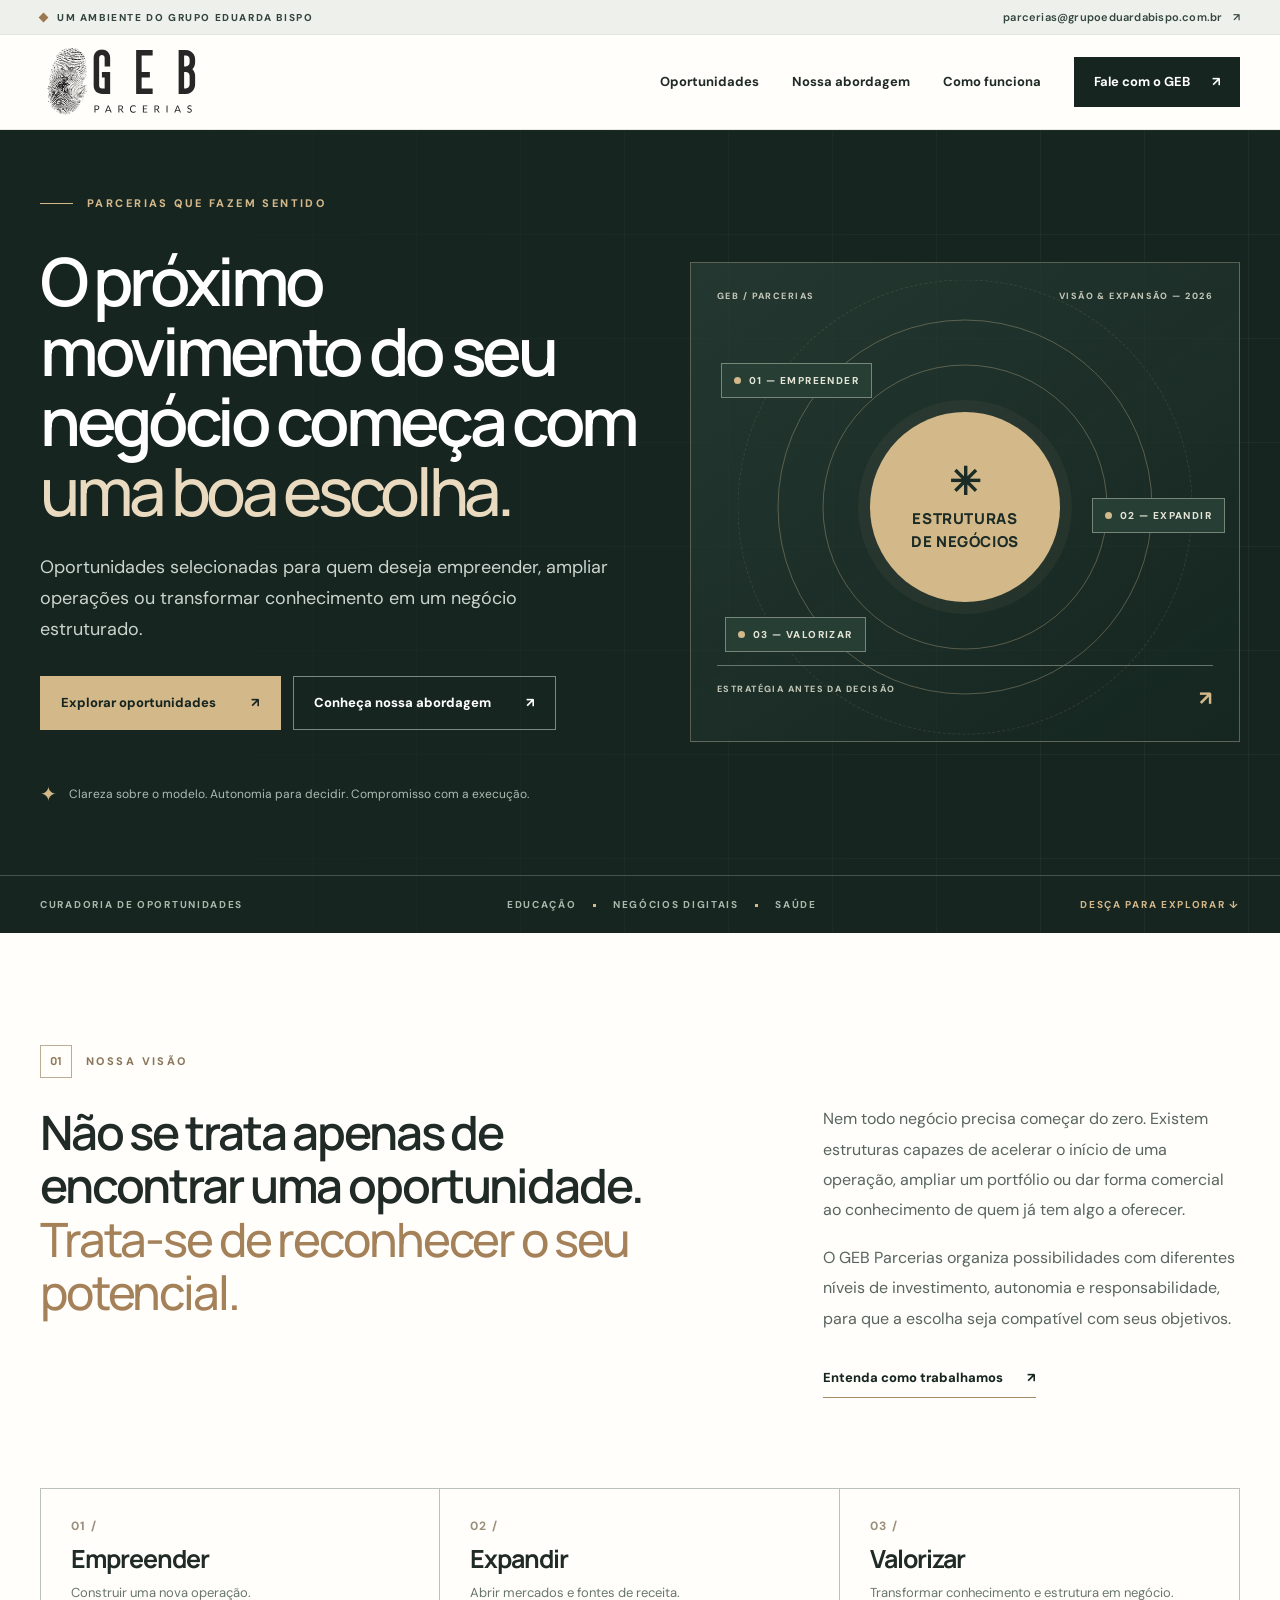
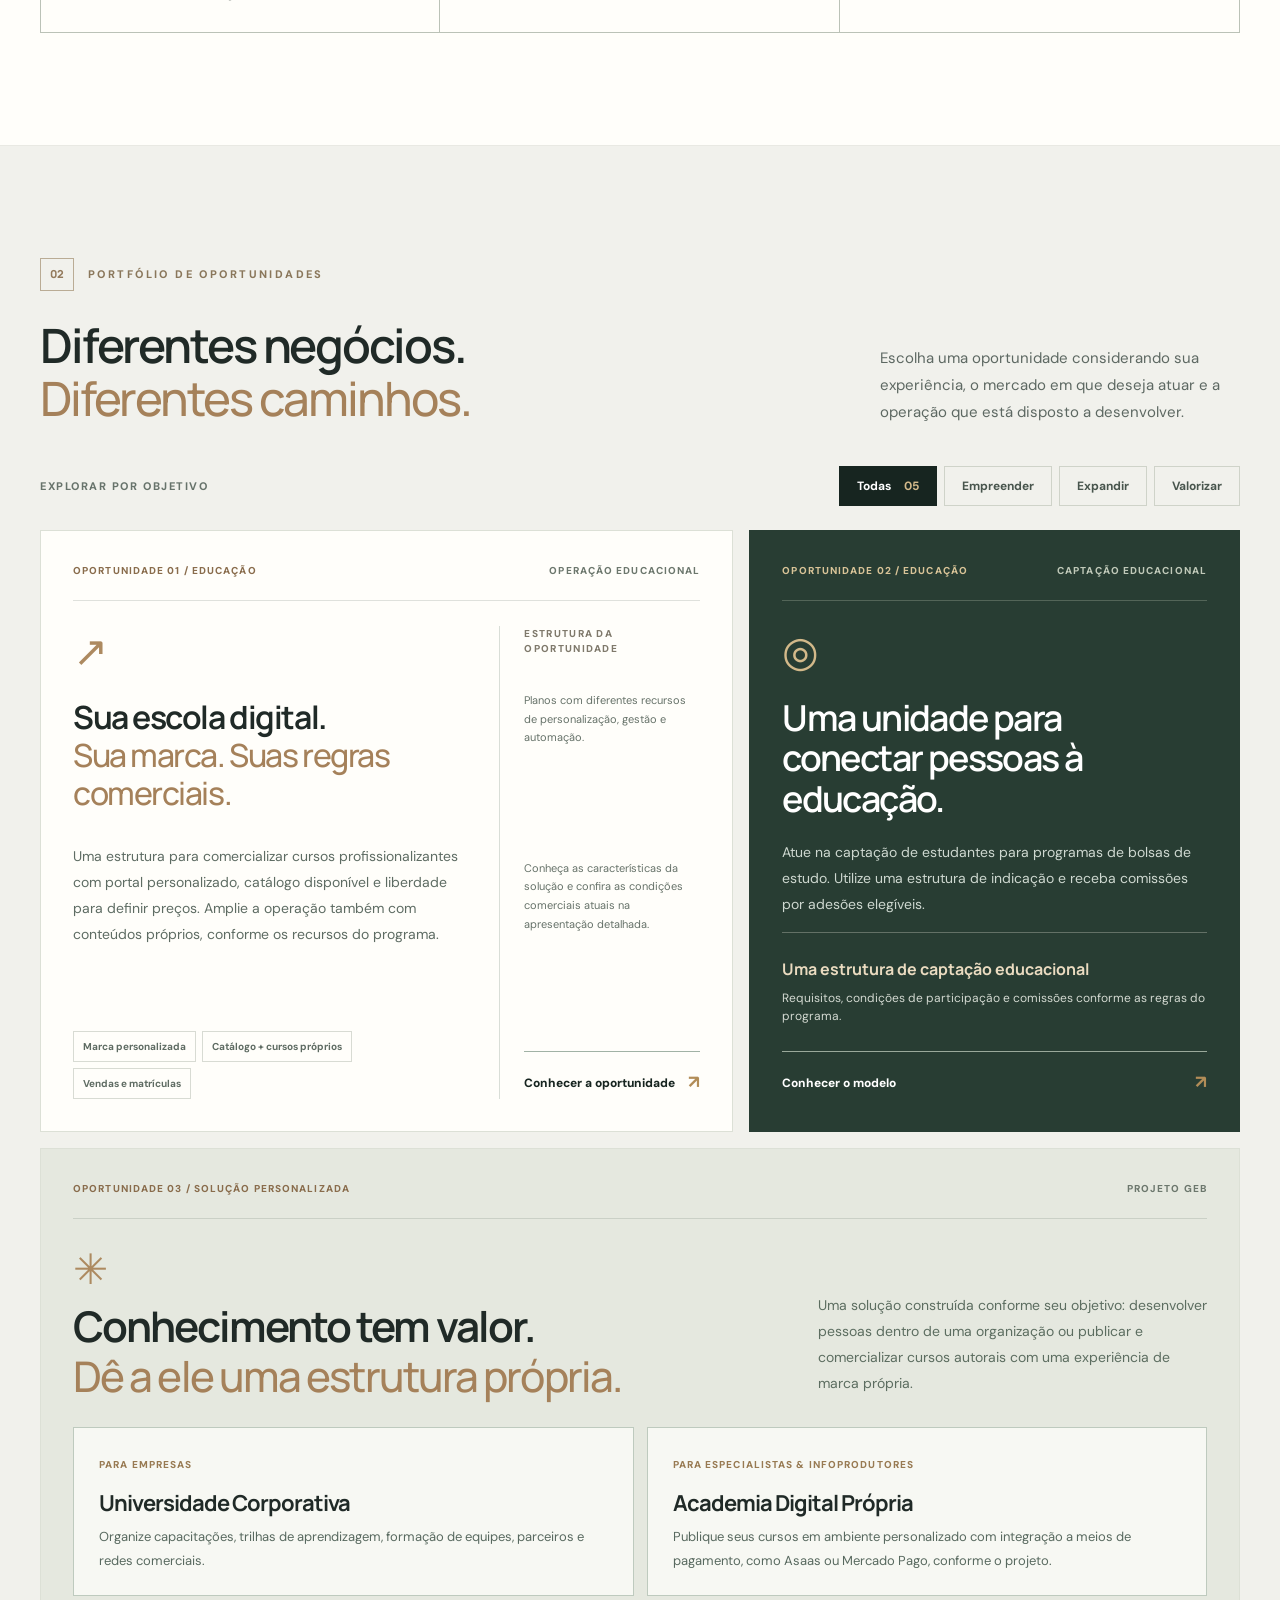
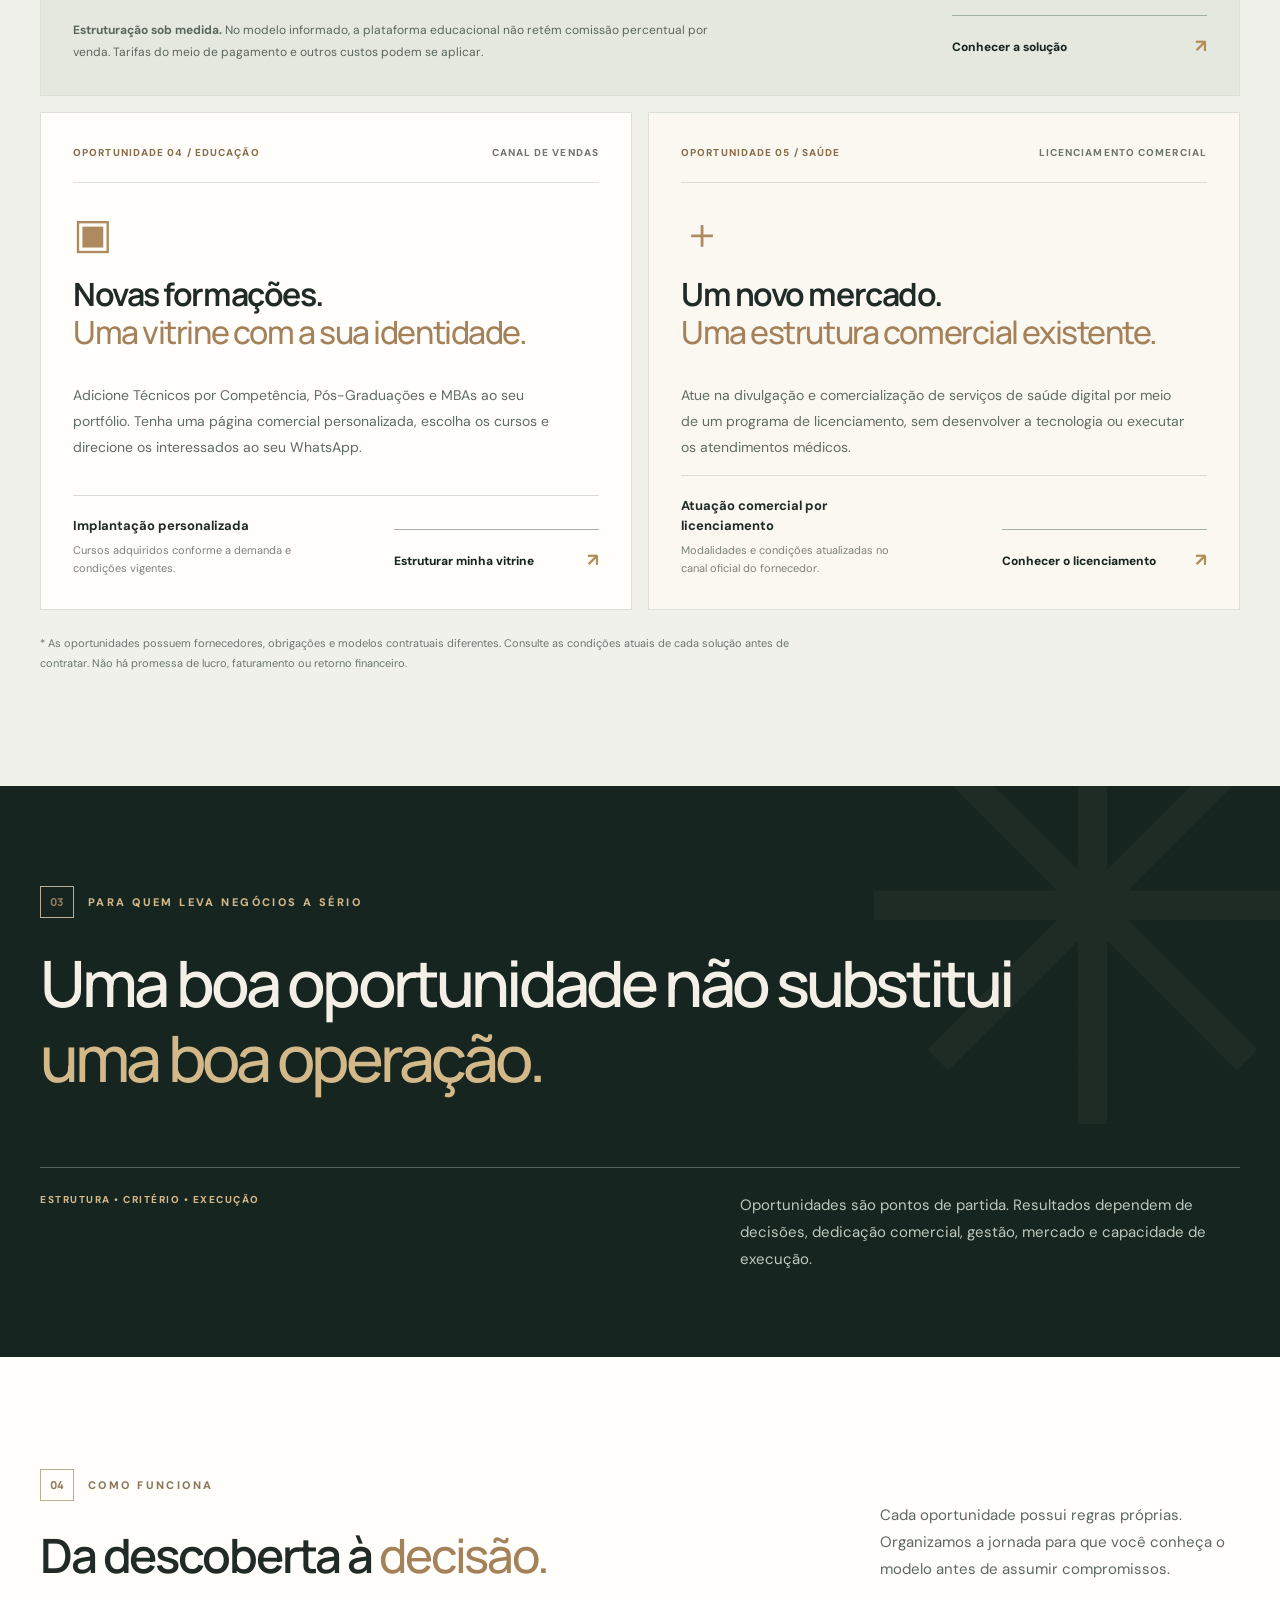
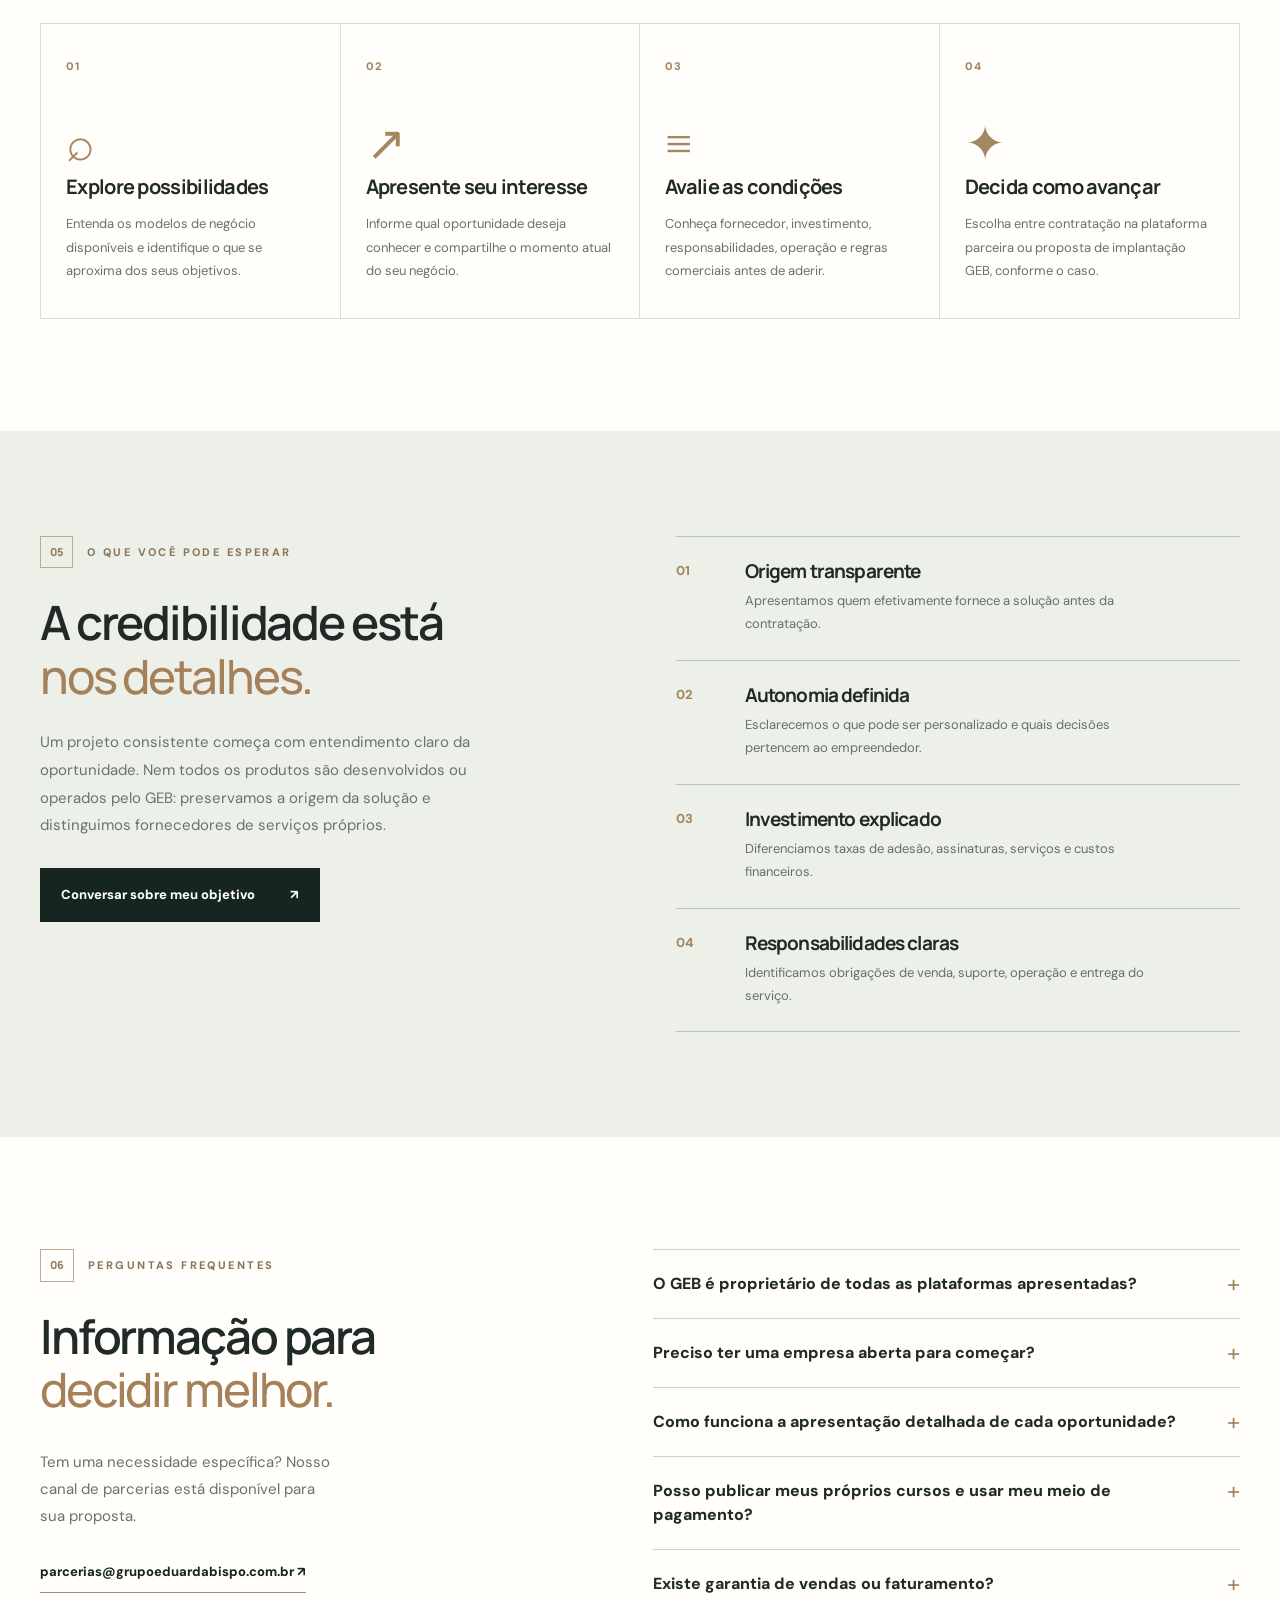
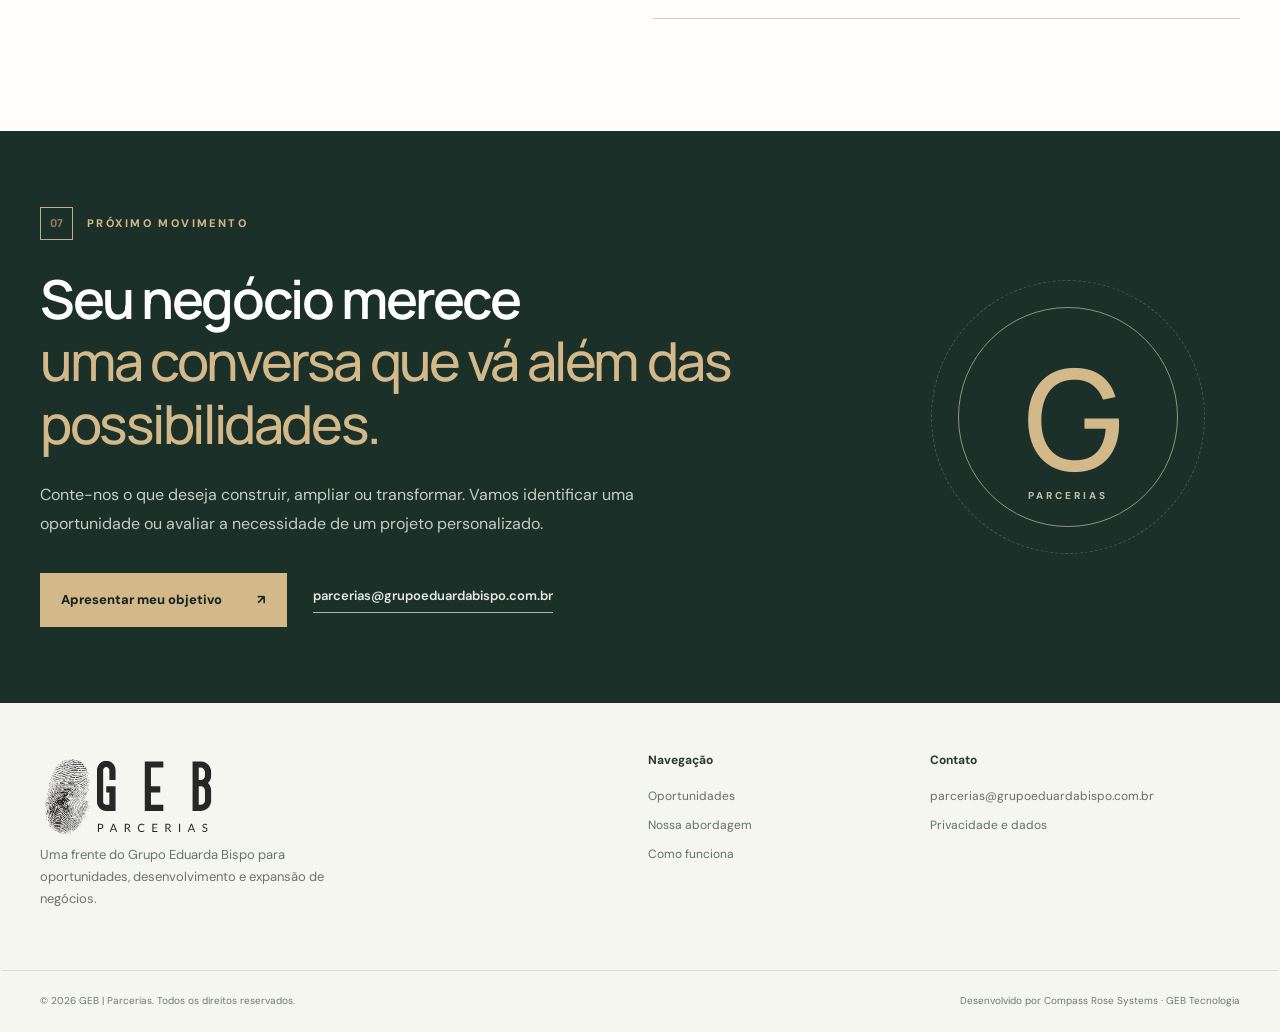
<file: index.html>
<!doctype html>
<html lang="pt-BR">
<head>
  <meta charset="utf-8">
  <meta name="viewport" content="width=device-width,initial-scale=1">
  <meta name="theme-color" content="#182522">
  <meta name="color-scheme" content="light">
  <meta name="description" content="GEB Parcerias: oportunidades selecionadas para empreender, expandir negócios, estruturar educação e ampliar portfólios com clareza sobre investimento, operação e responsabilidades.">
  <meta property="og:type" content="website">
  <meta property="og:locale" content="pt_BR">
  <meta property="og:url" content="https://gebparcerias.grupoeduardabispo.com.br/">
  <meta property="og:title" content="GEB Parcerias | Oportunidades para construir e expandir negócios">
  <meta property="og:description" content="Negócios não crescem apenas com novas ideias. Crescem com as oportunidades certas.">
  <link rel="canonical" href="https://gebparcerias.grupoeduardabispo.com.br/">
  <link rel="icon" href="assets/favicon.svg" type="image/svg+xml">
  <link rel="preconnect" href="https://fonts.googleapis.com">
  <link rel="preconnect" href="https://fonts.gstatic.com" crossorigin>
  <link href="https://fonts.googleapis.com/css2?family=DM+Sans:wght@400;500;600;700&family=Manrope:wght@400;500;600;700;800&display=swap" rel="stylesheet">
  <link rel="stylesheet" href="styles.css">
  <script src="script.js" defer></script>
  <title>GEB Parcerias | Oportunidades para construir e expandir negócios</title>
  <script type="application/ld+json">{"@context":"https://schema.org","@type":"Organization","name":"GEB Parcerias","url":"https://gebparcerias.grupoeduardabispo.com.br/","email":"parcerias@grupoeduardabispo.com.br","parentOrganization":{"@type":"Organization","name":"Grupo Eduarda Bispo"}}</script>
<script type="application/ld+json">{"@context":"https://schema.org","@graph":[{"@type":"WebSite","@id":"https://gebparcerias.grupoeduardabispo.com.br/#website","url":"https://gebparcerias.grupoeduardabispo.com.br/","name":"GEB Parcerias","inLanguage":"pt-BR","publisher":{"@id":"https://grupoeduardabispo.com.br/#organization"}},{"@type":"WebPage","@id":"https://gebparcerias.grupoeduardabispo.com.br/#webpage","url":"https://gebparcerias.grupoeduardabispo.com.br/","name":"GEB Parcerias","inLanguage":"pt-BR","isPartOf":{"@id":"https://gebparcerias.grupoeduardabispo.com.br/#website"}}]}</script></head>
<body>
  <a href="#conteudo" class="skip-link">Pular para o conteúdo</a>
  <div class="top-line"><div class="wrap topline-inner"><span><span class="brand-mark" aria-hidden="true"></span> UM AMBIENTE DO GRUPO EDUARDA BISPO</span><a href="mailto:parcerias@grupoeduardabispo.com.br">parcerias@grupoeduardabispo.com.br <span aria-hidden="true">↗</span></a></div></div>
  <header class="header" id="topo">
    <div class="wrap navbar">
      <a class="brand" href="#topo" aria-label="GEB Parcerias — voltar ao início"><img src="assets/geb-parcerias.svg" width="176" height="88" alt="GEB Parcerias"></a>
      <button type="button" class="menu-button" aria-expanded="false" aria-controls="main-nav" aria-label="Abrir menu"><span></span><span></span><span></span></button>
      <nav class="nav" id="main-nav" aria-label="Navegação principal">
        <a href="#oportunidades">Oportunidades</a>
        <a href="#abordagem">Nossa abordagem</a>
        <a href="#processo">Como funciona</a>
        <a class="nav-contact" href="#contato">Fale com o GEB <span aria-hidden="true">↗</span></a>
      </nav>
    </div>
  </header>

  <main id="conteudo">
    <section class="hero" aria-labelledby="hero-title">
      <div class="hero-grid-lines" aria-hidden="true"></div>
      <div class="wrap hero-layout">
        <div class="hero-main">
          <div class="eyebrow hero-eyebrow"><span class="eyebrow-rule"></span> PARCERIAS QUE FAZEM SENTIDO</div>
          <h1 id="hero-title">O próximo movimento do seu negócio começa com <em>uma boa escolha.</em></h1>
          <p class="hero-subtitle">Oportunidades selecionadas para quem deseja empreender, ampliar operações ou transformar conhecimento em um negócio estruturado.</p>
          <div class="hero-buttons">
            <a class="btn btn-gold" href="#oportunidades">Explorar oportunidades <span aria-hidden="true">↗</span></a>
            <a class="btn btn-outline" href="#abordagem">Conheça nossa abordagem <span aria-hidden="true">↗</span></a>
          </div>
          <div class="hero-note"><span class="note-symbol" aria-hidden="true">✦</span> Clareza sobre o modelo. Autonomia para decidir. Compromisso com a execução.</div>
        </div>
        <div class="hero-art" aria-label="Empreender, expandir e valorizar com visão de negócios">
          <div class="art-index"><span>GEB / PARCERIAS</span><span>VISÃO &amp; EXPANSÃO — 2026</span></div>
          <div class="orbit orbit-1"></div><div class="orbit orbit-2"></div><div class="orbit orbit-3"></div>
          <div class="art-center"><span class="art-cross" aria-hidden="true">✳</span><span>ESTRUTURAS<br>DE NEGÓCIOS</span></div>
          <div class="art-pointer art-pointer-a"><span class="dot"></span> 01 — EMPREENDER</div>
          <div class="art-pointer art-pointer-b"><span class="dot"></span> 02 — EXPANDIR</div>
          <div class="art-pointer art-pointer-c"><span class="dot"></span> 03 — VALORIZAR</div>
          <div class="art-foot"><span>ESTRATÉGIA ANTES DA DECISÃO</span><span>↗</span></div>
        </div>
      </div>
      <div class="hero-bottom"><div class="wrap hero-bottom-inner"><span>CURADORIA DE OPORTUNIDADES</span><span>EDUCAÇÃO <i></i> NEGÓCIOS DIGITAIS <i></i> SAÚDE</span><span class="hero-bottom-arrow">DESÇA PARA EXPLORAR ↓</span></div></div>
    </section>

    <section class="intro section" id="abordagem" aria-labelledby="intro-title">
      <div class="wrap intro-grid">
        <div><p class="section-kicker"><span>01</span> NOSSA VISÃO</p><h2 id="intro-title">Não se trata apenas de encontrar uma oportunidade.<br><em>Trata-se de reconhecer o seu potencial.</em></h2></div>
        <div class="intro-right"><p>Nem todo negócio precisa começar do zero. Existem estruturas capazes de acelerar o início de uma operação, ampliar um portfólio ou dar forma comercial ao conhecimento de quem já tem algo a oferecer.</p><p>O GEB Parcerias organiza possibilidades com diferentes níveis de investimento, autonomia e responsabilidade, para que a escolha seja compatível com seus objetivos.</p><a href="#processo" class="text-link">Entenda como trabalhamos <span aria-hidden="true">↗</span></a></div>
      </div>
      <div class="wrap value-strip" aria-label="Três caminhos de crescimento">
        <div><span class="value-num">01 /</span><strong>Empreender</strong><span>Construir uma nova operação.</span></div>
        <div><span class="value-num">02 /</span><strong>Expandir</strong><span>Abrir mercados e fontes de receita.</span></div>
        <div><span class="value-num">03 /</span><strong>Valorizar</strong><span>Transformar conhecimento e estrutura em negócio.</span></div>
      </div>
    </section>

    <section class="opportunities section" id="oportunidades" aria-labelledby="offers-title">
      <div class="wrap">
        <div class="section-heading">
          <div><p class="section-kicker"><span>02</span> PORTFÓLIO DE OPORTUNIDADES</p><h2 id="offers-title">Diferentes negócios.<br><em>Diferentes caminhos.</em></h2></div>
          <p>Escolha uma oportunidade considerando sua experiência, o mercado em que deseja atuar e a operação que está disposto a desenvolver.</p>
        </div>
        <div class="filter-row" aria-label="Filtrar oportunidades" role="group">
          <span class="filter-label">EXPLORAR POR OBJETIVO</span>
          <div class="filter-buttons">
            <button type="button" class="filter active" data-filter="todos" aria-pressed="true">Todas <span>05</span></button>
            <button type="button" class="filter" data-filter="empreender" aria-pressed="false">Empreender</button>
            <button type="button" class="filter" data-filter="expandir" aria-pressed="false">Expandir</button>
            <button type="button" class="filter" data-filter="valorizar" aria-pressed="false">Valorizar</button>
          </div>
        </div>
        <div class="offers-grid">
          <article class="offer-card offer-large" data-categories="empreender expandir" data-offer="escola" id="escola-digital">
            <div class="card-top"><span class="offer-number">OPORTUNIDADE 01 / EDUCAÇÃO</span><span class="offer-type">OPERAÇÃO EDUCACIONAL</span></div>
            <div class="card-layout">
              <div class="card-copy"><div class="card-glyph" aria-hidden="true">↗</div><h3>Sua escola digital.<br><em>Sua marca. Suas regras comerciais.</em></h3><p>Uma estrutura para comercializar cursos profissionalizantes com portal personalizado, catálogo disponível e liberdade para definir preços. Amplie a operação também com conteúdos próprios, conforme os recursos do programa.</p><div class="card-facts"><span>Marca personalizada</span><span>Catálogo + cursos próprios</span><span>Vendas e matrículas</span></div></div>
              <div class="offer-aside"><span class="aside-label">ESTRUTURA DA OPORTUNIDADE</span><p class="lp-home-aside-intro">Planos com diferentes recursos de personalização, gestão e automação.</p><p>Conheça as características da solução e confira as condições comerciais atuais na apresentação detalhada.</p><a class="card-action" href="oportunidade/escola-digital/">Conhecer a oportunidade <span aria-hidden="true">↗</span></a></div>
            </div>
          </article>

          <article class="offer-card offer-compact" data-categories="empreender expandir" data-offer="bolsas" id="bolsas-educacionais">
            <div class="card-top"><span class="offer-number">OPORTUNIDADE 02 / EDUCAÇÃO</span><span class="offer-type">CAPTAÇÃO EDUCACIONAL</span></div>
            <div class="compact-body"><div class="card-glyph glyph-light" aria-hidden="true">◎</div><h3>Uma unidade para conectar pessoas à educação.</h3><p>Atue na captação de estudantes para programas de bolsas de estudo. Utilize uma estrutura de indicação e receba comissões por adesões elegíveis.</p><div class="inline-benefit"><strong>Uma estrutura de captação educacional</strong><span>Requisitos, condições de participação e comissões conforme as regras do programa.</span></div><a class="card-action card-action-light" href="oportunidade/bolsas/">Conhecer o modelo <span aria-hidden="true">↗</span></a></div>
          </article>

          <article class="offer-card offer-wide" data-categories="valorizar expandir empreender" data-offer="academia" id="academia-digital">
            <div class="card-top"><span class="offer-number">OPORTUNIDADE 03 / SOLUÇÃO PERSONALIZADA</span><span class="offer-type">PROJETO GEB</span></div>
            <div class="wide-heading"><div><div class="card-glyph" aria-hidden="true">✳</div><h3>Conhecimento tem valor.<br><em>Dê a ele uma estrutura própria.</em></h3></div><p>Uma solução construída conforme seu objetivo: desenvolver pessoas dentro de uma organização ou publicar e comercializar cursos autorais com uma experiência de marca própria.</p></div>
            <div class="dual-path">
              <div class="path"><span>PARA EMPRESAS</span><h4>Universidade Corporativa</h4><p>Organize capacitações, trilhas de aprendizagem, formação de equipes, parceiros e redes comerciais.</p></div>
              <div class="path"><span>PARA ESPECIALISTAS &amp; INFOPRODUTORES</span><h4>Academia Digital Própria</h4><p>Publique seus cursos em ambiente personalizado com integração a meios de pagamento, como Asaas ou Mercado Pago, conforme o projeto.</p></div>
            </div>
            <div class="wide-footer"><p><strong>Estruturação sob medida.</strong> No modelo informado, a plataforma educacional não retém comissão percentual por venda. Tarifas do meio de pagamento e outros custos podem se aplicar.</p><a class="card-action" href="oportunidade/universidade-corporativa/">Conhecer a solução <span aria-hidden="true">↗</span></a></div>
          </article>

          <article class="offer-card offer-half" data-categories="expandir valorizar" data-offer="vitrine" id="vitrine-educacional">
            <div class="card-top"><span class="offer-number">OPORTUNIDADE 04 / EDUCAÇÃO</span><span class="offer-type">CANAL DE VENDAS</span></div>
            <div class="card-glyph" aria-hidden="true">▣</div><h3>Novas formações.<br><em>Uma vitrine com a sua identidade.</em></h3><p>Adicione Técnicos por Competência, Pós-Graduações e MBAs ao seu portfólio. Tenha uma página comercial personalizada, escolha os cursos e direcione os interessados ao seu WhatsApp.</p><div class="offer-foot"><span><strong>Implantação personalizada</strong><small>Cursos adquiridos conforme a demanda e condições vigentes.</small></span><a class="card-action" href="oportunidade/vitrine-educacional/">Estruturar minha vitrine <span aria-hidden="true">↗</span></a></div>
          </article>

          <article class="offer-card offer-half offer-health" data-categories="empreender expandir" data-offer="saude" id="saude-digital">
            <div class="card-top"><span class="offer-number">OPORTUNIDADE 05 / SAÚDE</span><span class="offer-type">LICENCIAMENTO COMERCIAL</span></div>
            <div class="card-glyph" aria-hidden="true">＋</div><h3>Um novo mercado.<br><em>Uma estrutura comercial existente.</em></h3><p>Atue na divulgação e comercialização de serviços de saúde digital por meio de um programa de licenciamento, sem desenvolver a tecnologia ou executar os atendimentos médicos.</p><div class="offer-foot"><span><strong>Atuação comercial por licenciamento</strong><small>Modalidades e condições atualizadas no canal oficial do fornecedor.</small></span><a class="card-action" href="oportunidade/saude-digital/">Conhecer o licenciamento <span aria-hidden="true">↗</span></a></div>
          </article>
        </div>
        <p class="offers-disclaimer">* As oportunidades possuem fornecedores, obrigações e modelos contratuais diferentes. Consulte as condições atuais de cada solução antes de contratar. Não há promessa de lucro, faturamento ou retorno financeiro.</p>
      </div>
    </section>

    <section class="statement" aria-labelledby="statement-title"><div class="wrap statement-layout"><p class="section-kicker"><span>03</span> PARA QUEM LEVA NEGÓCIOS A SÉRIO</p><h2 id="statement-title">Uma boa oportunidade não substitui <em>uma boa operação.</em></h2><div class="statement-bottom"><span>ESTRUTURA • CRITÉRIO • EXECUÇÃO</span><p>Oportunidades são pontos de partida. Resultados dependem de decisões, dedicação comercial, gestão, mercado e capacidade de execução.</p></div></div></section>

    <section class="process section" id="processo" aria-labelledby="process-title"><div class="wrap"><div class="section-heading"><div><p class="section-kicker"><span>04</span> COMO FUNCIONA</p><h2 id="process-title">Da descoberta à <em>decisão.</em></h2></div><p>Cada oportunidade possui regras próprias. Organizamos a jornada para que você conheça o modelo antes de assumir compromissos.</p></div><div class="process-grid"><div class="process-step"><span class="step-index">01</span><div class="step-icon" aria-hidden="true">⌕</div><h3>Explore possibilidades</h3><p>Entenda os modelos de negócio disponíveis e identifique o que se aproxima dos seus objetivos.</p></div><div class="process-step"><span class="step-index">02</span><div class="step-icon" aria-hidden="true">↗</div><h3>Apresente seu interesse</h3><p>Informe qual oportunidade deseja conhecer e compartilhe o momento atual do seu negócio.</p></div><div class="process-step"><span class="step-index">03</span><div class="step-icon" aria-hidden="true">≡</div><h3>Avalie as condições</h3><p>Conheça fornecedor, investimento, responsabilidades, operação e regras comerciais antes de aderir.</p></div><div class="process-step"><span class="step-index">04</span><div class="step-icon" aria-hidden="true">✦</div><h3>Decida como avançar</h3><p>Escolha entre contratação na plataforma parceira ou proposta de implantação GEB, conforme o caso.</p></div></div></div></section>

    <section class="criteria" aria-labelledby="criteria-title"><div class="wrap criteria-grid"><div><p class="section-kicker"><span>05</span> O QUE VOCÊ PODE ESPERAR</p><h2 id="criteria-title">A credibilidade está<br><em>nos detalhes.</em></h2><p>Um projeto consistente começa com entendimento claro da oportunidade. Nem todos os produtos são desenvolvidos ou operados pelo GEB: preservamos a origem da solução e distinguimos fornecedores de serviços próprios.</p><button type="button" class="btn btn-dark" data-interest="geral">Conversar sobre meu objetivo <span aria-hidden="true">↗</span></button></div><div class="criteria-list"><div><span>01</span><div><h3>Origem transparente</h3><p>Apresentamos quem efetivamente fornece a solução antes da contratação.</p></div></div><div><span>02</span><div><h3>Autonomia definida</h3><p>Esclarecemos o que pode ser personalizado e quais decisões pertencem ao empreendedor.</p></div></div><div><span>03</span><div><h3>Investimento explicado</h3><p>Diferenciamos taxas de adesão, assinaturas, serviços e custos financeiros.</p></div></div><div><span>04</span><div><h3>Responsabilidades claras</h3><p>Identificamos obrigações de venda, suporte, operação e entrega do serviço.</p></div></div></div></div></section>

    <section class="questions section" id="duvidas" aria-labelledby="questions-title"><div class="wrap questions-layout"><div><p class="section-kicker"><span>06</span> PERGUNTAS FREQUENTES</p><h2 id="questions-title">Informação para<br><em>decidir melhor.</em></h2><p class="questions-support">Tem uma necessidade específica? Nosso canal de parcerias está disponível para sua proposta.</p><a class="text-link" href="mailto:parcerias@grupoeduardabispo.com.br">parcerias@grupoeduardabispo.com.br ↗</a></div><div class="faq-list"><details><summary>O GEB é proprietário de todas as plataformas apresentadas?</summary><p>Não. Algumas oportunidades são programas de terceiros, com contratos e serviços administrados pelos próprios fornecedores. Outras envolvem implantação e estruturação personalizadas realizadas pelo GEB. Essa diferença é esclarecida em cada caso.</p></details><details><summary>Preciso ter uma empresa aberta para começar?</summary><p>Depende da oportunidade e das exigências do fornecedor, do formato de contratação e das atividades pretendidas. A apresentação comercial informará os requisitos aplicáveis.</p></details><details><summary>Como funciona a apresentação detalhada de cada oportunidade?</summary><p>Escolha uma oferta e envie seu interesse. No atendimento, você poderá conhecer a plataforma ou o responsável, as condições comerciais atuais e o caminho de adesão. Cada oportunidade possui uma página de apresentação. Para contratar, verifique as condições atuais com o GEB ou com o fornecedor responsável.</p></details><details><summary>Posso publicar meus próprios cursos e usar meu meio de pagamento?</summary><p>Há modelos que permitem incluir cursos próprios e projetos que podem integrar pagamentos com ferramentas como Asaas ou Mercado Pago. O escopo varia conforme a solução. A ausência de comissão da plataforma educacional, quando aplicável, não elimina eventuais taxas do processador financeiro.</p></details><details><summary>Existe garantia de vendas ou faturamento?</summary><p>Não. O desempenho comercial depende do mercado, da execução, das decisões e das condições de operação. Informações comerciais das ofertas não constituem projeções de lucro.</p></details></div></div></section>

    <section class="contact" id="contato" aria-labelledby="contact-title"><div class="wrap contact-grid"><div><p class="section-kicker kicker-light"><span>07</span> PRÓXIMO MOVIMENTO</p><h2 id="contact-title">Seu negócio merece<br><em>uma conversa que vá além das possibilidades.</em></h2><p>Conte-nos o que deseja construir, ampliar ou transformar. Vamos identificar uma oportunidade ou avaliar a necessidade de um projeto personalizado.</p><div class="contact-actions"><button type="button" class="btn btn-gold" data-interest="geral">Apresentar meu objetivo <span aria-hidden="true">↗</span></button><a href="mailto:parcerias@grupoeduardabispo.com.br" class="contact-email">parcerias@grupoeduardabispo.com.br</a></div></div><div class="contact-emblem" aria-hidden="true"><span class="contact-emblem-ring ring-a"></span><span class="contact-emblem-ring ring-b"></span><span class="contact-emblem-letter">G</span><span class="emblem-small">PARCERIAS</span></div></div></section>
  </main>

  <footer class="footer"><div class="wrap footer-main"><div><a class="footer-brand" href="#topo" aria-label="Voltar ao topo"><img src="assets/geb-parcerias.svg" alt="GEB Parcerias" width="185" height="93"></a><p>Uma frente do Grupo Eduarda Bispo para oportunidades, desenvolvimento e expansão de negócios.</p></div><div><strong>Navegação</strong><a href="#oportunidades">Oportunidades</a><a href="#abordagem">Nossa abordagem</a><a href="#processo">Como funciona</a></div><div><strong>Contato</strong><a href="mailto:parcerias@grupoeduardabispo.com.br">parcerias@grupoeduardabispo.com.br</a><a href="privacidade.html">Privacidade e dados</a></div></div><div class="wrap footer-bottom"><span>© <span id="year">2026</span> GEB | Parcerias. Todos os direitos reservados.</span><span>Desenvolvido por <a href="https://gebtecnologia.grupoeduardabispo.com.br/" target="_blank" rel="noopener noreferrer">Compass Rose Systems · GEB Tecnologia</a></span></div></footer>

  <dialog class="lead-dialog" id="interest-dialog" aria-labelledby="dialog-title"><form id="lead-form" method="dialog" novalidate><div class="dialog-head"><div><span class="dialog-eyebrow">GEB PARCERIAS / INTERESSE</span><h2 id="dialog-title">Vamos conversar sobre seu próximo movimento?</h2></div><button class="close-dialog" type="button" aria-label="Fechar janela">×</button></div><p class="dialog-copy">Selecione a oportunidade e conte um pouco sobre seu objetivo. Você poderá encaminhar sua mensagem pelo WhatsApp ou por e-mail.</p><div class="form-fields"><label class="field full"><span>Oportunidade <strong>*</strong></span><select name="oportunidade" id="field-opportunity" required><option value="" selected disabled>Selecione uma opção</option><option value="Escola Digital Profissionalizante">Escola Digital Profissionalizante</option><option value="Unidade de Bolsas Educacionais">Unidade de Bolsas Educacionais</option><option value="Universidade Corporativa / Academia Digital Própria">Universidade Corporativa / Academia Digital Própria</option><option value="Vitrine Educacional Personalizada">Vitrine Educacional Personalizada</option><option value="Licenciamento Comercial de Saúde Digital">Licenciamento Comercial de Saúde Digital</option><option value="Avaliar meu objetivo / outra parceria">Quero orientação sobre meu objetivo</option></select></label><label class="field"><span>Seu nome <strong>*</strong></span><input type="text" name="nome" autocomplete="name" maxlength="110" required placeholder="Como podemos chamar você?"></label><label class="field"><span>Seu WhatsApp <strong>*</strong></span><input type="tel" name="whatsapp" autocomplete="tel" maxlength="22" required placeholder="DDD + número"></label><label class="field full"><span>E-mail <strong>*</strong></span><input type="email" name="email" autocomplete="email" maxlength="160" required placeholder="seuemail@empresa.com.br"></label><label class="field"><span>Seu objetivo <strong>*</strong></span><select name="objetivo" required><option value="" selected disabled>Escolha um objetivo</option><option value="Iniciar um negócio">Iniciar um negócio</option><option value="Expandir meu negócio">Expandir meu negócio</option><option value="Publicar/vender meus cursos">Publicar ou vender meus cursos</option><option value="Estruturar educação corporativa">Estruturar educação corporativa</option><option value="Conhecer possibilidades">Conhecer possibilidades</option></select></label><label class="field"><span>Momento atual <strong>*</strong></span><select name="momento" required><option value="" selected disabled>Selecione</option><option value="Planejamento">Planejamento</option><option value="Já tenho uma operação">Já tenho uma operação</option><option value="Pronto para avaliar implantação">Pronto para avaliar implantação</option></select></label><label class="field full"><span>O que deseja desenvolver? <small>(opcional)</small></span><textarea name="mensagem" rows="2" maxlength="700" placeholder="Conte-nos brevemente seu plano"></textarea></label></div><div class="privacy-note"><span aria-hidden="true">ⓘ</span><p>Este formulário prepara uma mensagem no seu dispositivo. <strong>Nenhuma informação é salva neste site.</strong> Seus dados serão compartilhados quando você confirmar o envio pelo WhatsApp ou e-mail. Saiba mais em <a href="privacidade.html" target="_blank" rel="noopener">Privacidade</a>.</p></div><p class="form-feedback" id="form-feedback" role="status" aria-live="polite"></p><div class="dialog-buttons"><button type="submit" data-send="whatsapp" class="btn btn-dark">Continuar no WhatsApp <span aria-hidden="true">↗</span></button><button type="submit" data-send="email" class="btn btn-mail">Preparar e-mail <span aria-hidden="true">↗</span></button></div></form></dialog>
</body>
</html>
</file>
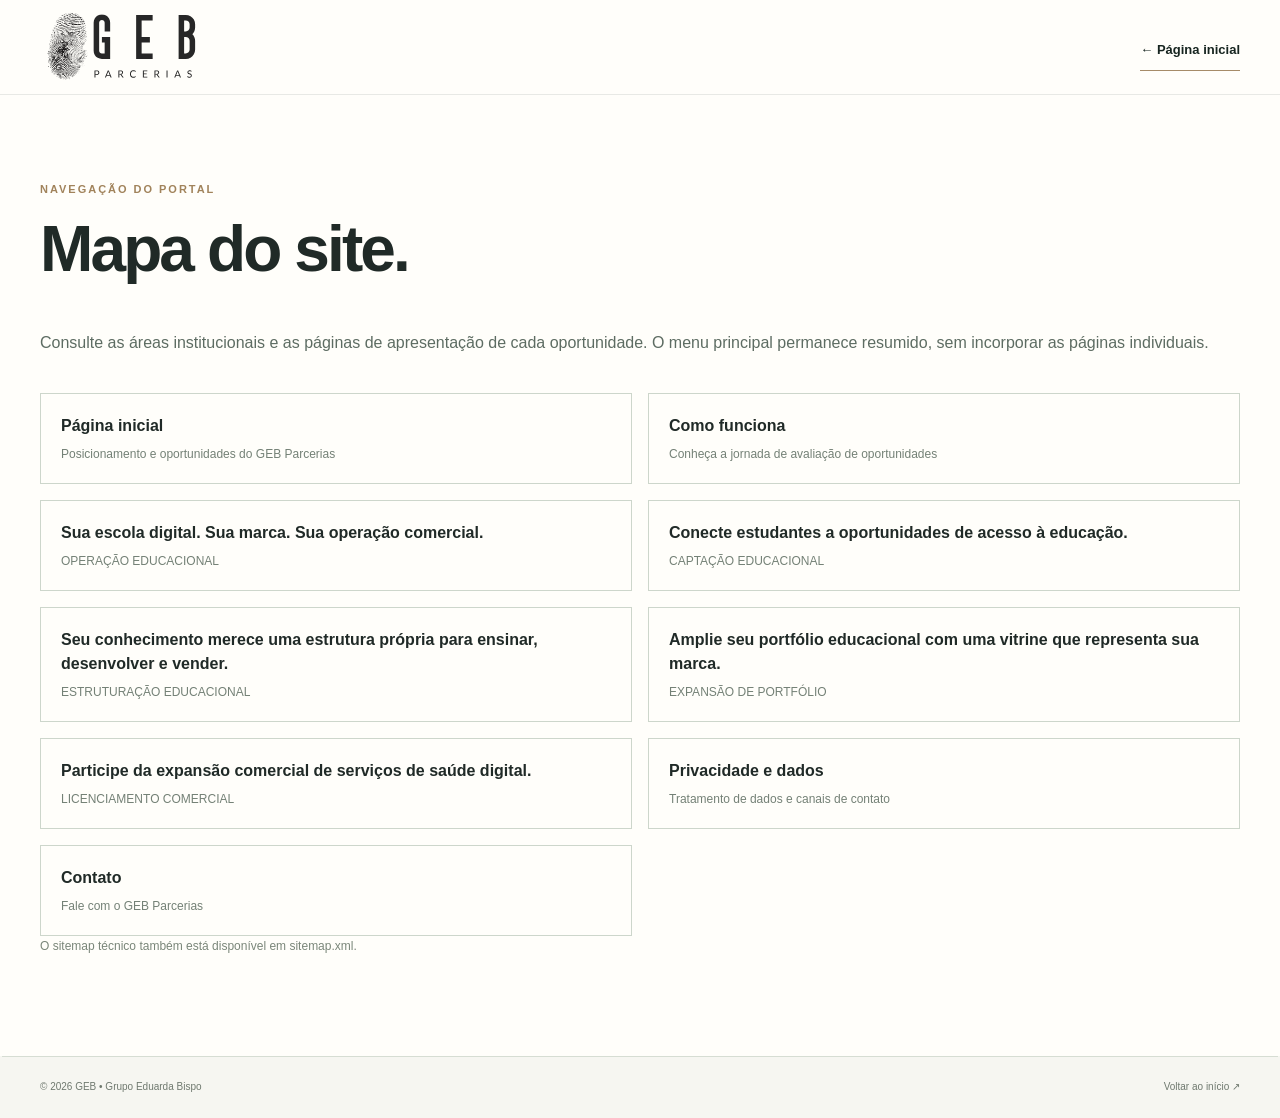
<file: mapa-do-site/index.html>
<!doctype html><html lang="pt-BR"><head><meta charset="utf-8"><meta name="viewport" content="width=device-width,initial-scale=1"><meta name="description" content="Mapa do site GEB Parcerias: acesse as apresentações das oportunidades e as informações institucionais."><title>Mapa do site | GEB Parcerias</title><link rel="canonical" href="https://gebparcerias.grupoeduardabispo.com.br/mapa-do-site/"><link rel="icon" href="../assets/favicon.svg" type="image/svg+xml"><link rel="stylesheet" href="../styles.css"><link rel="stylesheet" href="../lp.css"></head><body><a class="skip-link" href="#conteudo">Pular para o conteúdo</a><header class="header"><div class="wrap navbar"><a class="brand" href="../index.html"><img src="../assets/geb-parcerias.svg" width="176" height="88" alt="GEB Parcerias"></a><a class="text-link" href="../index.html">← Página inicial</a></div></header><main id="conteudo" class="lp-section"><div class="wrap"><span class="lp-label">NAVEGAÇÃO DO PORTAL</span><h1 style="font-size:clamp(38px,5vw,64px)">Mapa do site.</h1><p class="lp-intro-p">Consulte as áreas institucionais e as páginas de apresentação de cada oportunidade. O menu principal permanece resumido, sem incorporar as páginas individuais.</p><div class="lp-directory"><a href="../index.html">Página inicial<small>Posicionamento e oportunidades do GEB Parcerias</small></a><a href="../index.html#processo">Como funciona<small>Conheça a jornada de avaliação de oportunidades</small></a><a href="../oportunidade/escola-digital/">Sua escola digital. Sua marca. Sua operação comercial.<small>OPERAÇÃO EDUCACIONAL</small></a><a href="../oportunidade/bolsas/">Conecte estudantes a oportunidades de acesso à educação.<small>CAPTAÇÃO EDUCACIONAL</small></a><a href="../oportunidade/universidade-corporativa/">Seu conhecimento merece uma estrutura própria para ensinar, desenvolver e vender.<small>ESTRUTURAÇÃO EDUCACIONAL</small></a><a href="../oportunidade/vitrine-educacional/">Amplie seu portfólio educacional com uma vitrine que representa sua marca.<small>EXPANSÃO DE PORTFÓLIO</small></a><a href="../oportunidade/saude-digital/">Participe da expansão comercial de serviços de saúde digital.<small>LICENCIAMENTO COMERCIAL</small></a><a href="../privacidade.html">Privacidade e dados<small>Tratamento de dados e canais de contato</small></a><a href="../index.html#contato">Contato<small>Fale com o GEB Parcerias</small></a></div><p class="lp-smallnote">O sitemap técnico também está disponível em <a href="../sitemap.xml">sitemap.xml</a>.</p></div></main><footer class="footer"><div class="wrap footer-bottom"><span>© 2026 GEB • Grupo Eduarda Bispo</span><a href="../index.html">Voltar ao início ↗</a></div></footer></body></html>
</file>
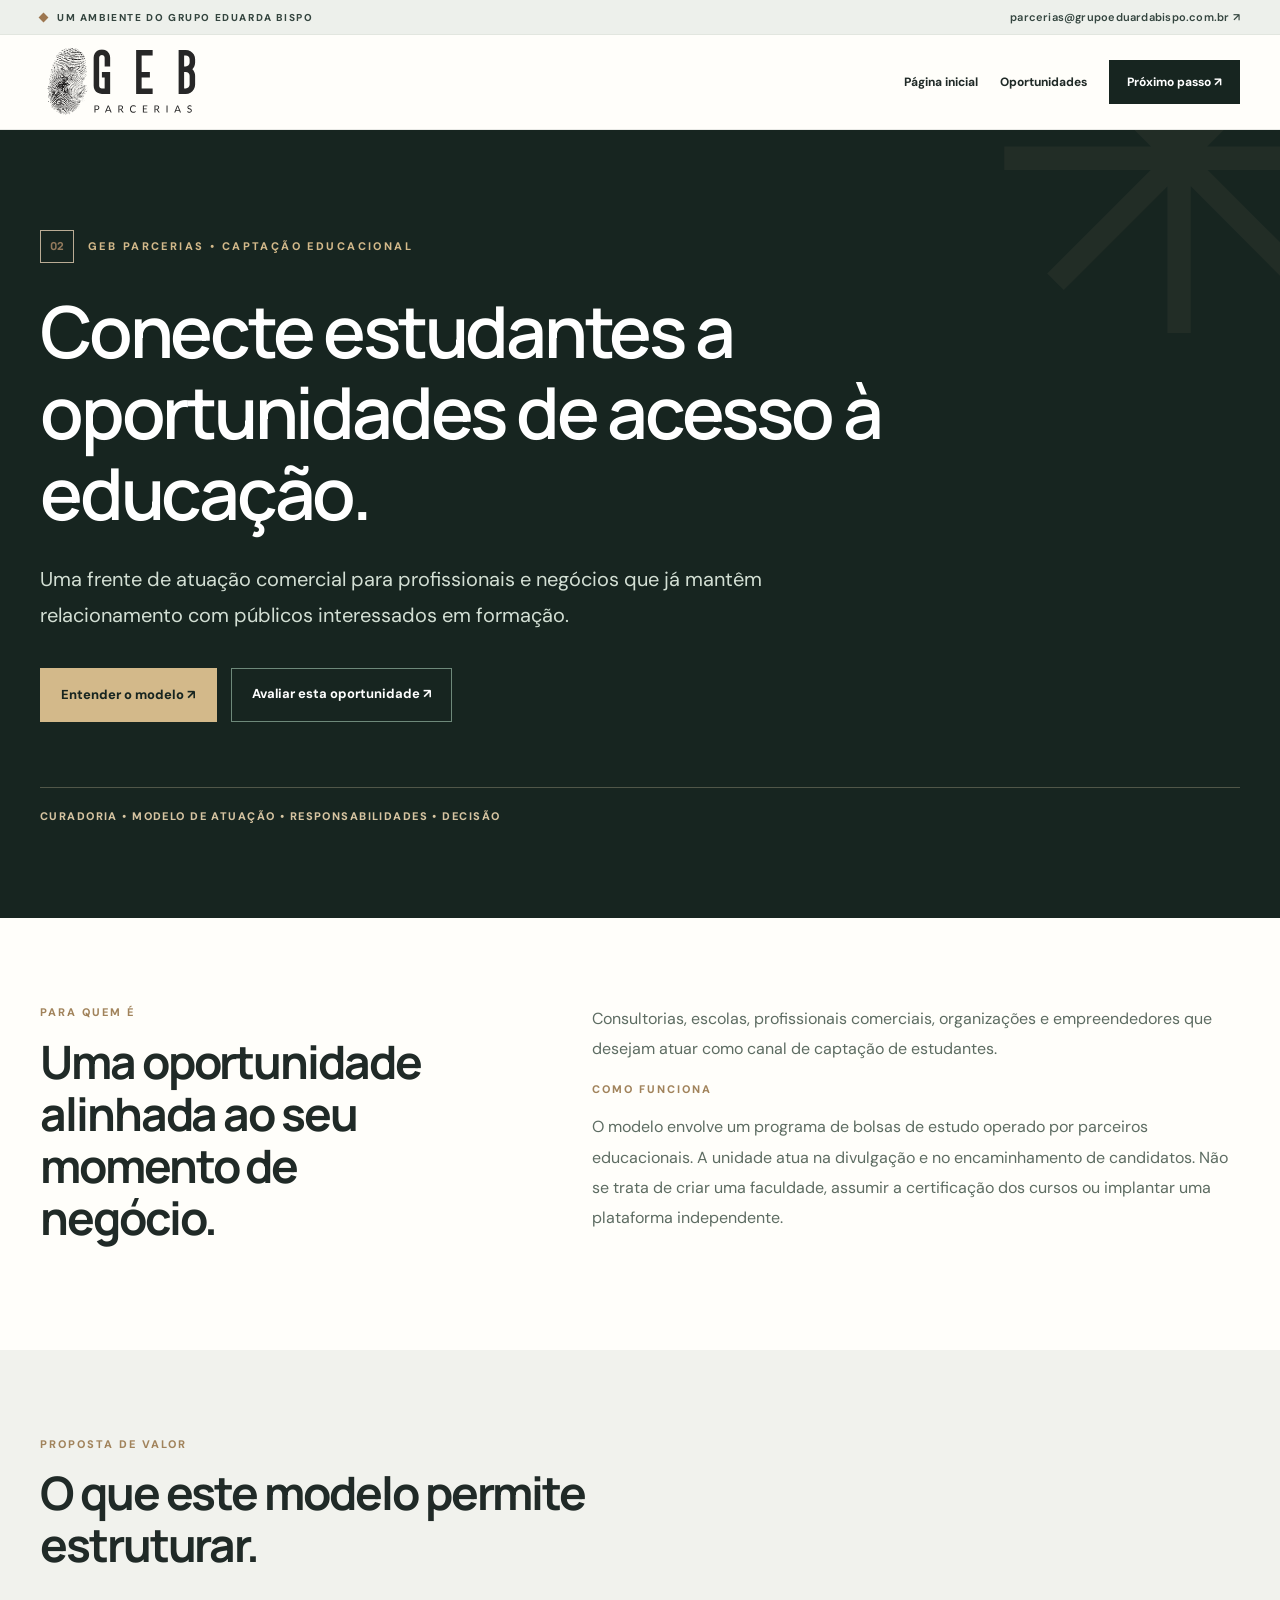
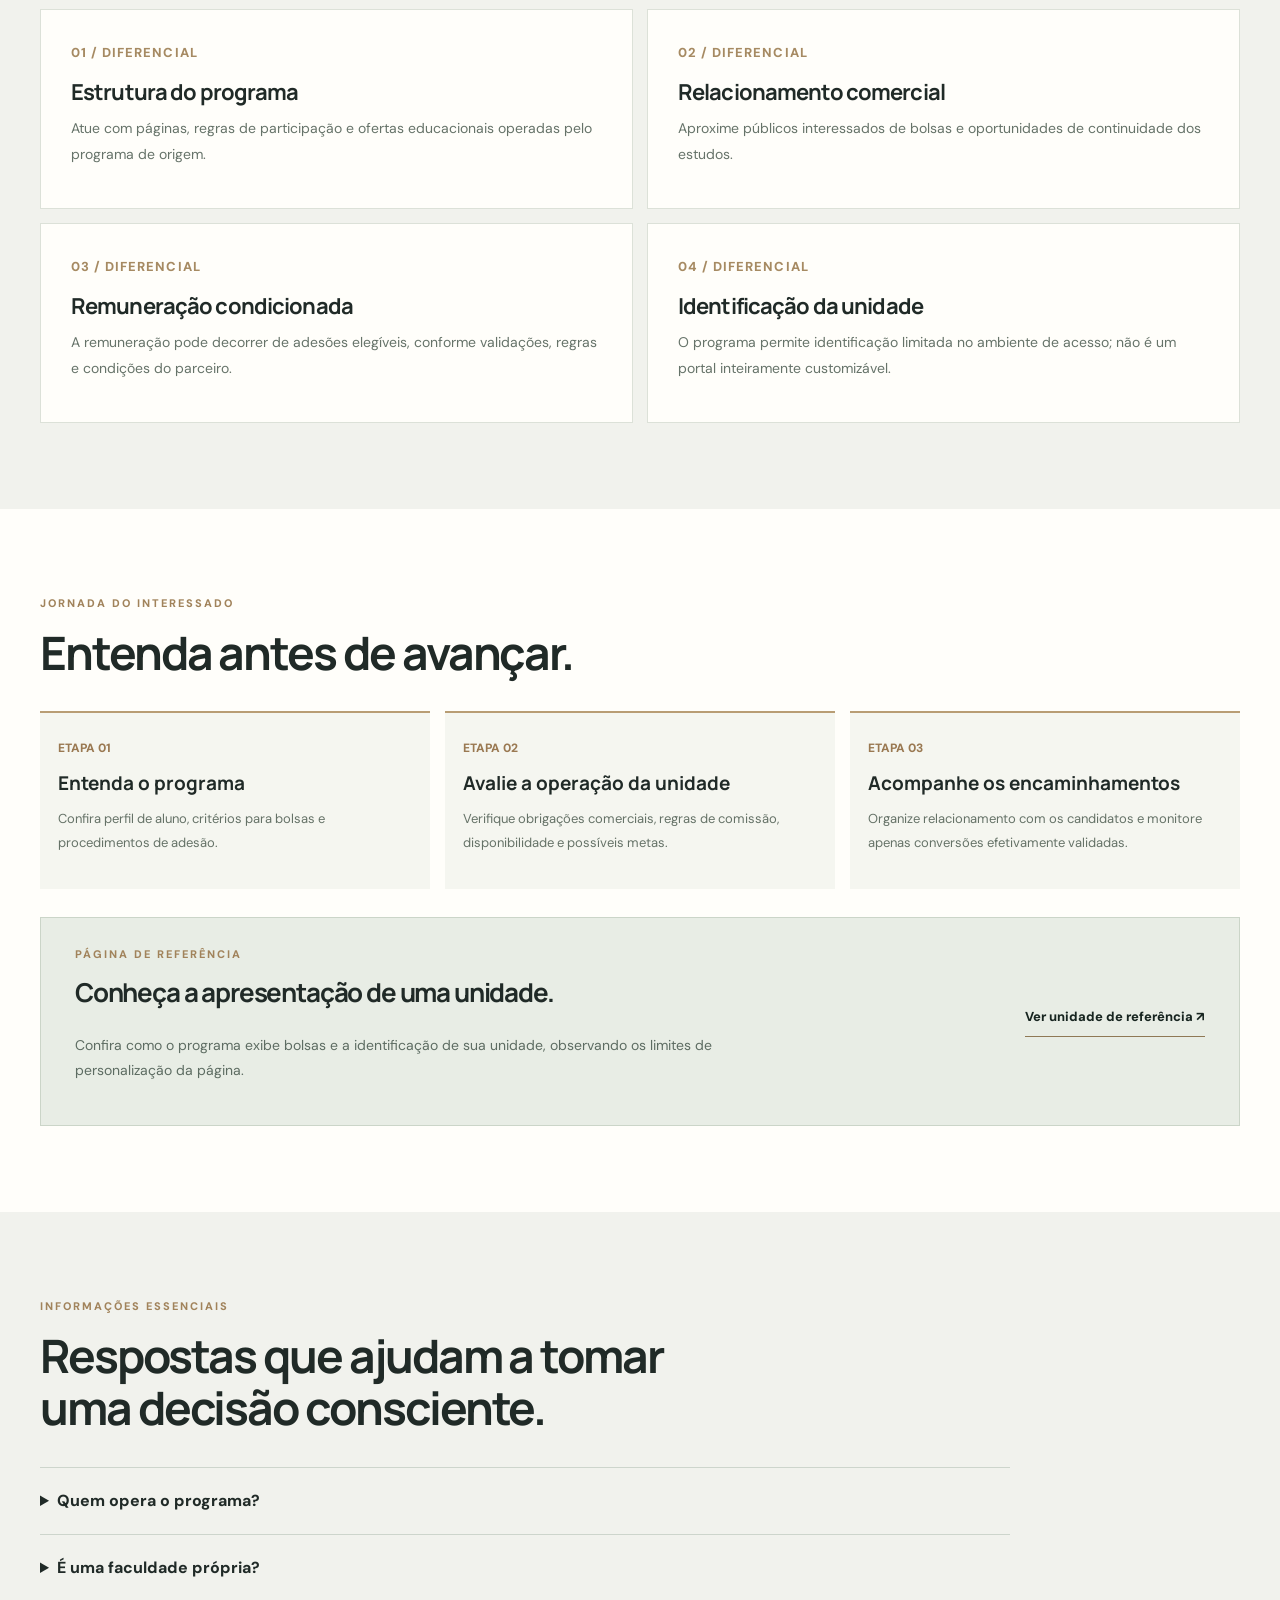
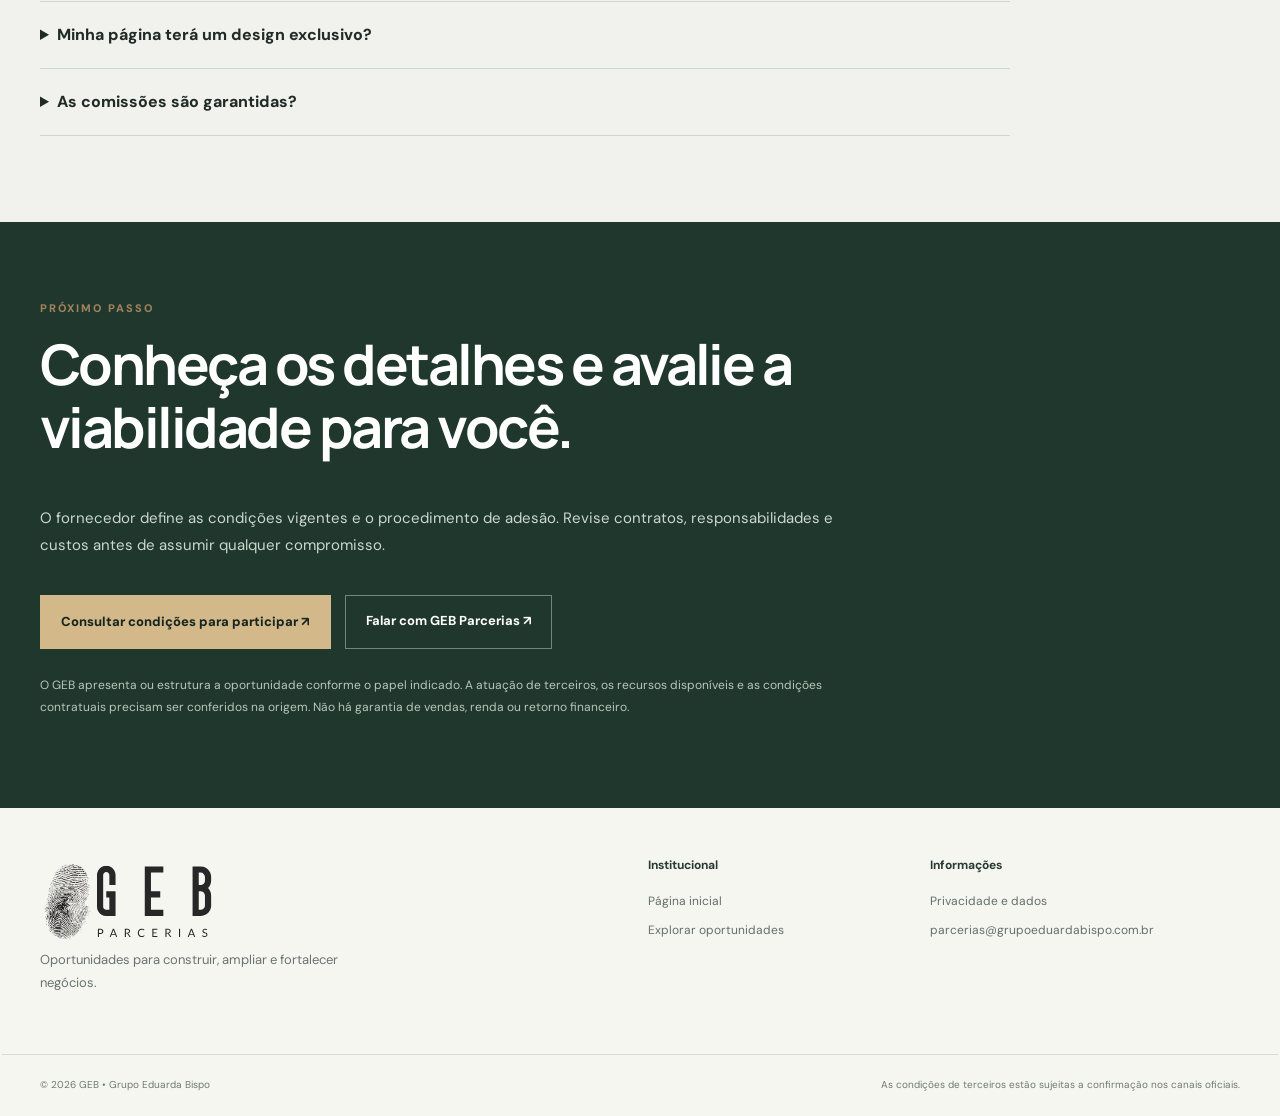
<file: oportunidade/bolsas/index.html>
<!doctype html>
<html lang="pt-BR">
<head>
<meta charset="utf-8"><meta name="viewport" content="width=device-width,initial-scale=1">
<meta name="description" content="Uma frente de atuação comercial para profissionais e negócios que já mantêm relacionamento com públicos interessados em formação."><meta name="theme-color" content="#182522">
<meta property="og:type" content="website"><meta property="og:locale" content="pt_BR">
<meta property="og:title" content="Conecte estudantes a oportunidades de acesso à educação. | GEB Parcerias">
<meta property="og:description" content="Uma frente de atuação comercial para profissionais e negócios que já mantêm relacionamento com públicos interessados em formação.">
<link rel="canonical" href="https://gebparcerias.grupoeduardabispo.com.br/oportunidade/bolsas/">
<link rel="icon" href="../../assets/favicon.svg" type="image/svg+xml">
<link rel="preconnect" href="https://fonts.googleapis.com"><link rel="preconnect" href="https://fonts.gstatic.com" crossorigin>
<link href="https://fonts.googleapis.com/css2?family=DM+Sans:wght@400;500;600;700&family=Manrope:wght@400;500;600;700;800&display=swap" rel="stylesheet">
<link rel="stylesheet" href="../../styles.css"><link rel="stylesheet" href="../../lp.css">
<title>Conecte estudantes a oportunidades de acesso à educação. | GEB Parcerias</title>
</head>
<body>
<a class="skip-link" href="#conteudo">Pular para o conteúdo</a>
<div class="top-line"><div class="wrap topline-inner"><span><span class="brand-mark" aria-hidden="true"></span> UM AMBIENTE DO GRUPO EDUARDA BISPO</span><a href="mailto:parcerias@grupoeduardabispo.com.br">parcerias@grupoeduardabispo.com.br ↗</a></div></div>
<header class="header"><div class="wrap navbar"><a class="brand" href="../../index.html" aria-label="GEB Parcerias — página inicial"><img src="../../assets/geb-parcerias.svg" width="176" height="88" alt="GEB Parcerias"></a><nav class="lp-subnav" aria-label="Navegação desta página"><a href="../../index.html">Página inicial</a><a href="../../index.html#oportunidades">Oportunidades</a><a class="lp-subnav-cta" href="#contato">Próximo passo ↗</a></nav></div></header>
<main id="conteudo">
<section class="lp-hero"><div class="wrap"><p class="section-kicker"><span>02</span> GEB PARCERIAS • CAPTAÇÃO EDUCACIONAL</p><h1>Conecte estudantes a oportunidades de acesso à educação.</h1><p class="lp-lead">Uma frente de atuação comercial para profissionais e negócios que já mantêm relacionamento com públicos interessados em formação.</p><div class="lp-btnrow"><a class="btn btn-gold" href="#beneficios">Entender o modelo ↗</a><a class="lp-btn-secondary" href="#contato">Avaliar esta oportunidade ↗</a></div><div class="lp-eyelash">CURADORIA • MODELO DE ATUAÇÃO • RESPONSABILIDADES • DECISÃO</div></div></section>
<section class="lp-section"><div class="wrap lp-grid"><div><span class="lp-label">PARA QUEM É</span><h2>Uma oportunidade alinhada ao seu momento de negócio.</h2></div><div><p class="lp-intro-p">Consultorias, escolas, profissionais comerciais, organizações e empreendedores que desejam atuar como canal de captação de estudantes.</p><span class="lp-label">COMO FUNCIONA</span><p class="lp-intro-p">O modelo envolve um programa de bolsas de estudo operado por parceiros educacionais. A unidade atua na divulgação e no encaminhamento de candidatos. Não se trata de criar uma faculdade, assumir a certificação dos cursos ou implantar uma plataforma independente.</p></div></div></section>
<section class="lp-section alt" id="beneficios"><div class="wrap"><span class="lp-label">PROPOSTA DE VALOR</span><h2>O que este modelo permite estruturar.</h2><div class="lp-cards"><article class="lp-card"><span>01 / DIFERENCIAL</span><h3>Estrutura do programa</h3><p>Atue com páginas, regras de participação e ofertas educacionais operadas pelo programa de origem.</p></article><article class="lp-card"><span>02 / DIFERENCIAL</span><h3>Relacionamento comercial</h3><p>Aproxime públicos interessados de bolsas e oportunidades de continuidade dos estudos.</p></article><article class="lp-card"><span>03 / DIFERENCIAL</span><h3>Remuneração condicionada</h3><p>A remuneração pode decorrer de adesões elegíveis, conforme validações, regras e condições do parceiro.</p></article><article class="lp-card"><span>04 / DIFERENCIAL</span><h3>Identificação da unidade</h3><p>O programa permite identificação limitada no ambiente de acesso; não é um portal inteiramente customizável.</p></article></div></div></section>
<section class="lp-section"><div class="wrap"><span class="lp-label">JORNADA DO INTERESSADO</span><h2>Entenda antes de avançar.</h2><div class="lp-steps"><article class="lp-step"><span>ETAPA 01</span><strong>Entenda o programa</strong><p>Confira perfil de aluno, critérios para bolsas e procedimentos de adesão.</p></article><article class="lp-step"><span>ETAPA 02</span><strong>Avalie a operação da unidade</strong><p>Verifique obrigações comerciais, regras de comissão, disponibilidade e possíveis metas.</p></article><article class="lp-step"><span>ETAPA 03</span><strong>Acompanhe os encaminhamentos</strong><p>Organize relacionamento com os candidatos e monitore apenas conversões efetivamente validadas.</p></article></div><div class="lp-feature"><div><span class="lp-label">PÁGINA DE REFERÊNCIA</span><h3>Conheça a apresentação de uma unidade.</h3><p>Confira como o programa exibe bolsas e a identificação de sua unidade, observando os limites de personalização da página.</p></div><a class="lp-inline-link" href="https://www.bolsamaisbrasil.com.br/geb/bolsas/" target="_blank" rel="noopener noreferrer">Ver unidade de referência ↗</a></div></div></section>
<section class="lp-section alt" id="duvidas"><div class="wrap"><span class="lp-label">INFORMAÇÕES ESSENCIAIS</span><h2>Respostas que ajudam a tomar uma decisão consciente.</h2><div class="lp-faq"><details><summary>Quem opera o programa?</summary><p>Bolsa Mais Brasil / Embaixadores do Saber, conforme modalidade da unidade.</p></details><details><summary>É uma faculdade própria?</summary><p>Não. A unidade promove captação e encaminhamento dentro de um programa educacional de terceiros.</p></details><details><summary>Minha página terá um design exclusivo?</summary><p>Não. A identificação da unidade é limitada à personalização permitida pelo programa.</p></details><details><summary>As comissões são garantidas?</summary><p>Não. Dependem de adesões elegíveis e das regras vigentes do programa.</p></details></div></div></section>
<section class="lp-contact" id="contato"><div class="wrap"><span class="lp-label">PRÓXIMO PASSO</span><h2>Conheça os detalhes e avalie a viabilidade para você.</h2><p>O fornecedor define as condições vigentes e o procedimento de adesão. Revise contratos, responsabilidades e custos antes de assumir qualquer compromisso.</p><div class="lp-btnrow"><a class="btn btn-gold" href="https://www.embaixadoresdosaber.com.br/cadastre-se?rid=J8+HQQ==" target="_blank" rel="noopener noreferrer">Consultar condições para participar ↗</a><a class="lp-btn-secondary" href="mailto:parcerias@grupoeduardabispo.com.br?subject=GEB%20Parcerias%20%E2%80%94%20Conecte%20estudantes%20a%20oportunidades%20de%20acesso%20%C3%A0%20educa%C3%A7%C3%A3o.">Falar com GEB Parcerias ↗</a></div><p class="lp-smallnote">O GEB apresenta ou estrutura a oportunidade conforme o papel indicado. A atuação de terceiros, os recursos disponíveis e as condições contratuais precisam ser conferidos na origem. Não há garantia de vendas, renda ou retorno financeiro.</p></div></section>
</main><footer class="footer"><div class="wrap footer-main"><div><a class="footer-brand" href="../../index.html"><img src="../../assets/geb-parcerias.svg" alt="GEB Parcerias" width="185" height="93"></a><p>Oportunidades para construir, ampliar e fortalecer negócios.</p></div><div><strong>Institucional</strong><a href="../../index.html">Página inicial</a><a href="../../index.html#oportunidades">Explorar oportunidades</a></div><div><strong>Informações</strong><a href="../../privacidade.html">Privacidade e dados</a><a href="mailto:parcerias@grupoeduardabispo.com.br">parcerias@grupoeduardabispo.com.br</a></div></div><div class="wrap footer-bottom"><span>© 2026 GEB • Grupo Eduarda Bispo</span><span>As condições de terceiros estão sujeitas a confirmação nos canais oficiais.</span></div></footer>
</body></html>
</file>
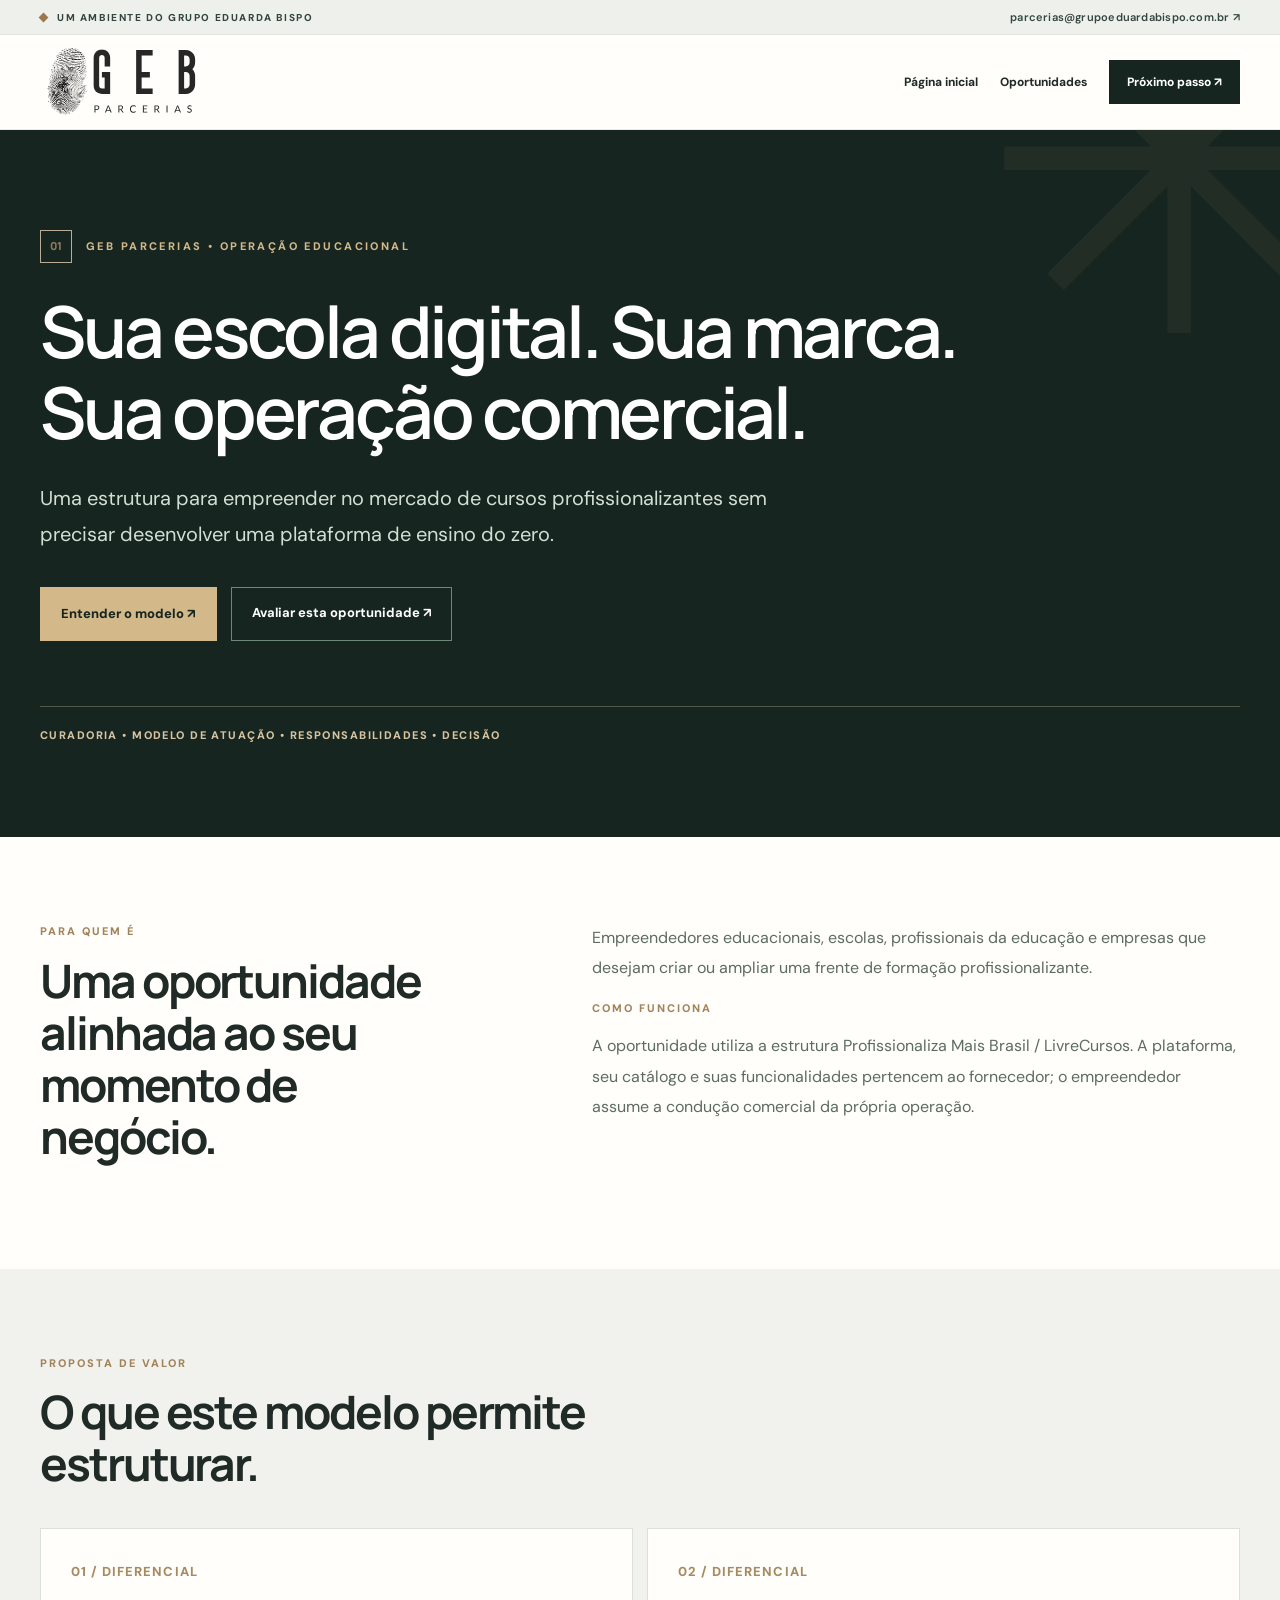
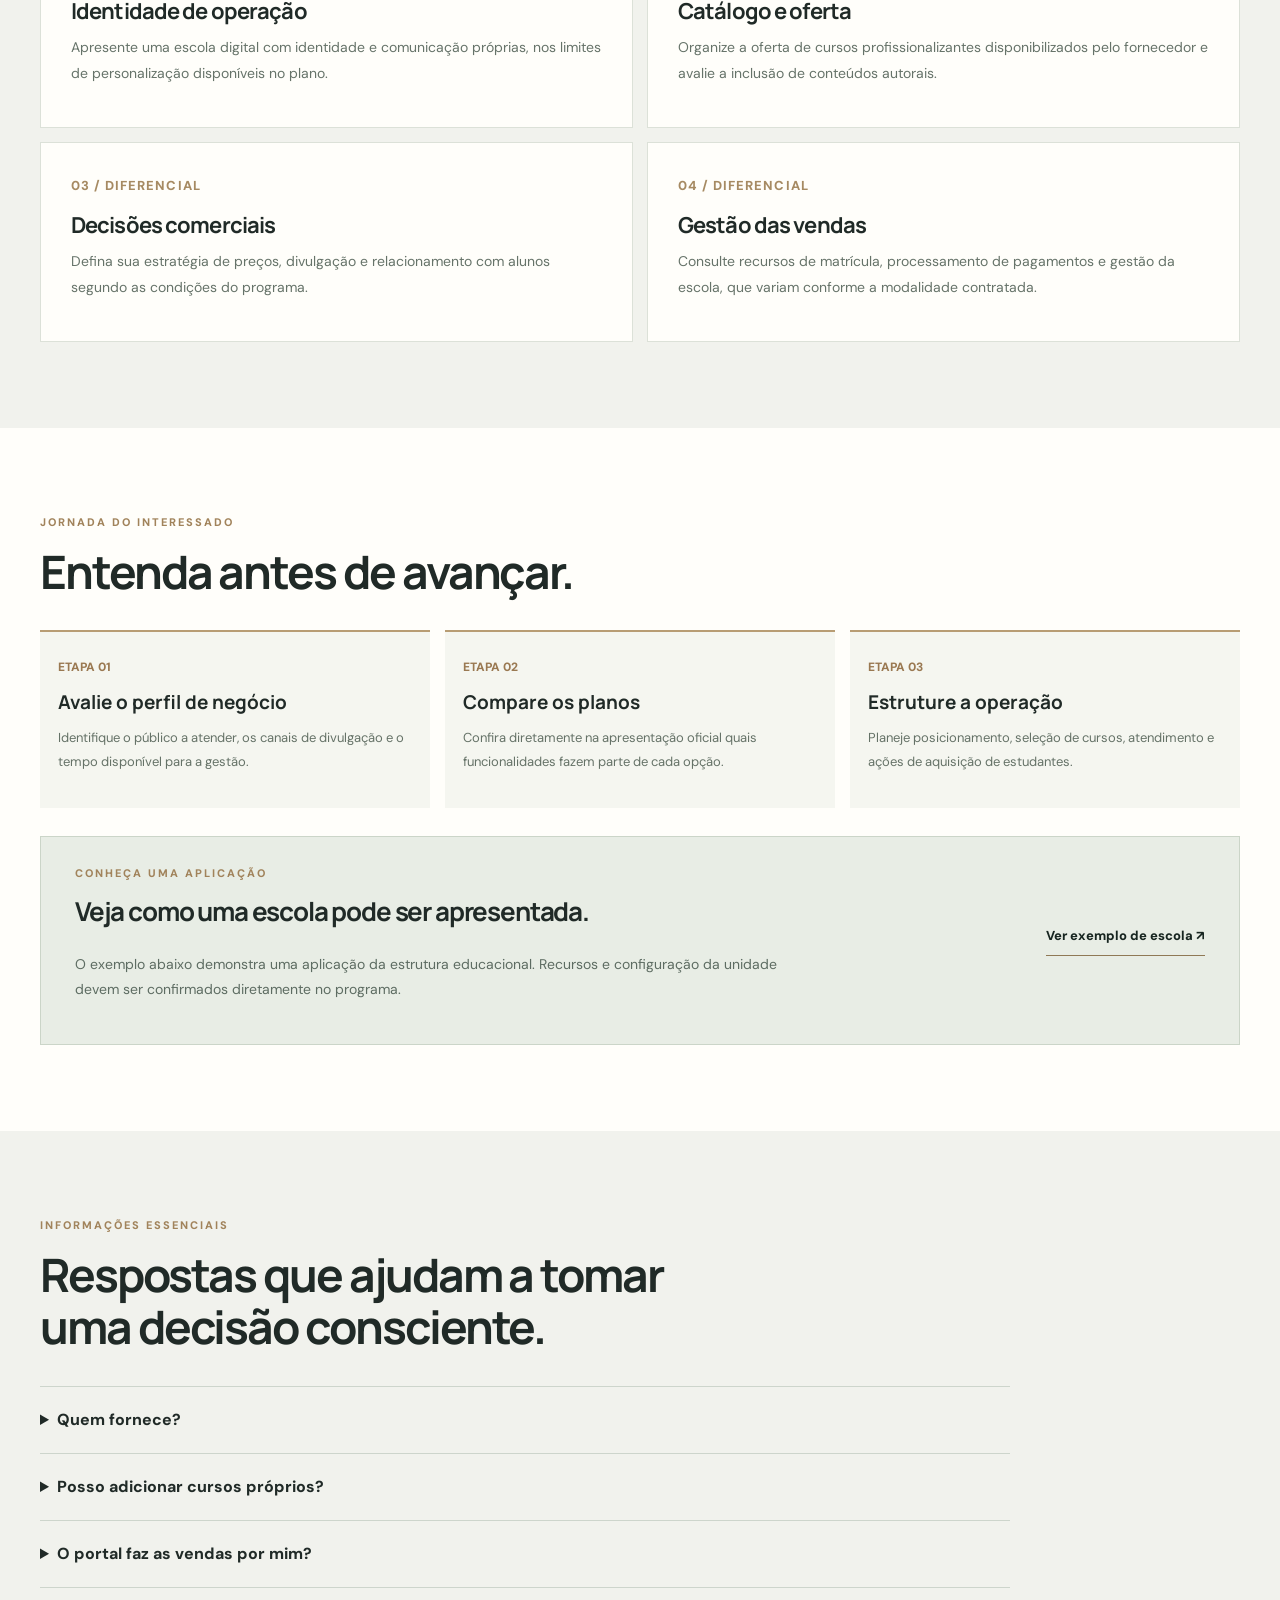
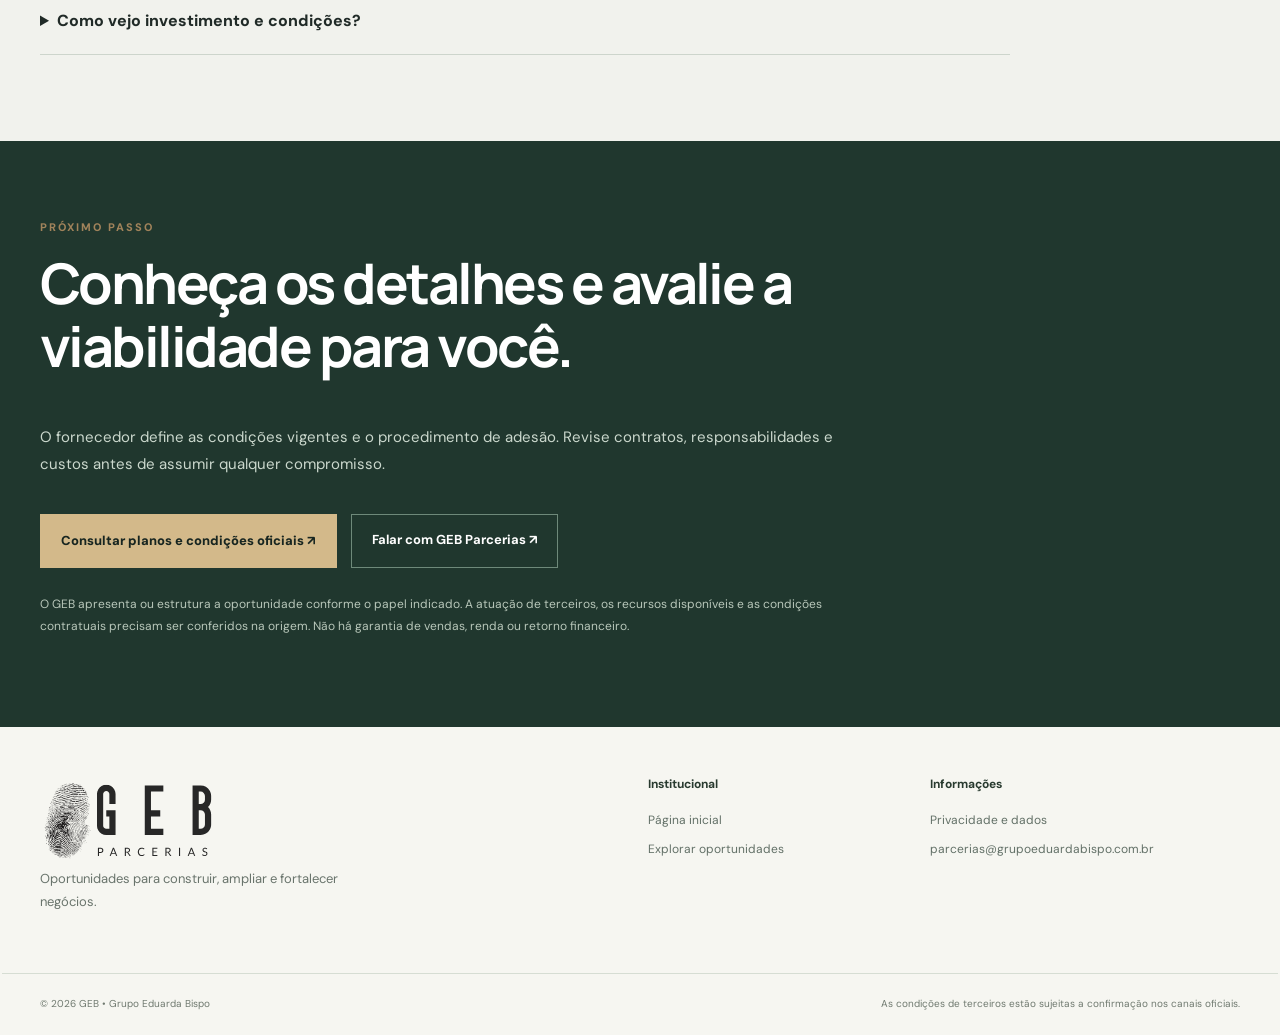
<file: oportunidade/escola-digital/index.html>
<!doctype html>
<html lang="pt-BR">
<head>
<meta charset="utf-8"><meta name="viewport" content="width=device-width,initial-scale=1">
<meta name="description" content="Uma estrutura para empreender no mercado de cursos profissionalizantes sem precisar desenvolver uma plataforma de ensino do zero."><meta name="theme-color" content="#182522">
<meta property="og:type" content="website"><meta property="og:locale" content="pt_BR">
<meta property="og:title" content="Sua escola digital. Sua marca. Sua operação comercial. | GEB Parcerias">
<meta property="og:description" content="Uma estrutura para empreender no mercado de cursos profissionalizantes sem precisar desenvolver uma plataforma de ensino do zero.">
<link rel="canonical" href="https://gebparcerias.grupoeduardabispo.com.br/oportunidade/escola-digital/">
<link rel="icon" href="../../assets/favicon.svg" type="image/svg+xml">
<link rel="preconnect" href="https://fonts.googleapis.com"><link rel="preconnect" href="https://fonts.gstatic.com" crossorigin>
<link href="https://fonts.googleapis.com/css2?family=DM+Sans:wght@400;500;600;700&family=Manrope:wght@400;500;600;700;800&display=swap" rel="stylesheet">
<link rel="stylesheet" href="../../styles.css"><link rel="stylesheet" href="../../lp.css">
<title>Sua escola digital. Sua marca. Sua operação comercial. | GEB Parcerias</title>
</head>
<body>
<a class="skip-link" href="#conteudo">Pular para o conteúdo</a>
<div class="top-line"><div class="wrap topline-inner"><span><span class="brand-mark" aria-hidden="true"></span> UM AMBIENTE DO GRUPO EDUARDA BISPO</span><a href="mailto:parcerias@grupoeduardabispo.com.br">parcerias@grupoeduardabispo.com.br ↗</a></div></div>
<header class="header"><div class="wrap navbar"><a class="brand" href="../../index.html" aria-label="GEB Parcerias — página inicial"><img src="../../assets/geb-parcerias.svg" width="176" height="88" alt="GEB Parcerias"></a><nav class="lp-subnav" aria-label="Navegação desta página"><a href="../../index.html">Página inicial</a><a href="../../index.html#oportunidades">Oportunidades</a><a class="lp-subnav-cta" href="#contato">Próximo passo ↗</a></nav></div></header>
<main id="conteudo">
<section class="lp-hero"><div class="wrap"><p class="section-kicker"><span>01</span> GEB PARCERIAS • OPERAÇÃO EDUCACIONAL</p><h1>Sua escola digital. Sua marca. Sua operação comercial.</h1><p class="lp-lead">Uma estrutura para empreender no mercado de cursos profissionalizantes sem precisar desenvolver uma plataforma de ensino do zero.</p><div class="lp-btnrow"><a class="btn btn-gold" href="#beneficios">Entender o modelo ↗</a><a class="lp-btn-secondary" href="#contato">Avaliar esta oportunidade ↗</a></div><div class="lp-eyelash">CURADORIA • MODELO DE ATUAÇÃO • RESPONSABILIDADES • DECISÃO</div></div></section>
<section class="lp-section"><div class="wrap lp-grid"><div><span class="lp-label">PARA QUEM É</span><h2>Uma oportunidade alinhada ao seu momento de negócio.</h2></div><div><p class="lp-intro-p">Empreendedores educacionais, escolas, profissionais da educação e empresas que desejam criar ou ampliar uma frente de formação profissionalizante.</p><span class="lp-label">COMO FUNCIONA</span><p class="lp-intro-p">A oportunidade utiliza a estrutura Profissionaliza Mais Brasil / LivreCursos. A plataforma, seu catálogo e suas funcionalidades pertencem ao fornecedor; o empreendedor assume a condução comercial da própria operação.</p></div></div></section>
<section class="lp-section alt" id="beneficios"><div class="wrap"><span class="lp-label">PROPOSTA DE VALOR</span><h2>O que este modelo permite estruturar.</h2><div class="lp-cards"><article class="lp-card"><span>01 / DIFERENCIAL</span><h3>Identidade de operação</h3><p>Apresente uma escola digital com identidade e comunicação próprias, nos limites de personalização disponíveis no plano.</p></article><article class="lp-card"><span>02 / DIFERENCIAL</span><h3>Catálogo e oferta</h3><p>Organize a oferta de cursos profissionalizantes disponibilizados pelo fornecedor e avalie a inclusão de conteúdos autorais.</p></article><article class="lp-card"><span>03 / DIFERENCIAL</span><h3>Decisões comerciais</h3><p>Defina sua estratégia de preços, divulgação e relacionamento com alunos segundo as condições do programa.</p></article><article class="lp-card"><span>04 / DIFERENCIAL</span><h3>Gestão das vendas</h3><p>Consulte recursos de matrícula, processamento de pagamentos e gestão da escola, que variam conforme a modalidade contratada.</p></article></div></div></section>
<section class="lp-section"><div class="wrap"><span class="lp-label">JORNADA DO INTERESSADO</span><h2>Entenda antes de avançar.</h2><div class="lp-steps"><article class="lp-step"><span>ETAPA 01</span><strong>Avalie o perfil de negócio</strong><p>Identifique o público a atender, os canais de divulgação e o tempo disponível para a gestão.</p></article><article class="lp-step"><span>ETAPA 02</span><strong>Compare os planos</strong><p>Confira diretamente na apresentação oficial quais funcionalidades fazem parte de cada opção.</p></article><article class="lp-step"><span>ETAPA 03</span><strong>Estruture a operação</strong><p>Planeje posicionamento, seleção de cursos, atendimento e ações de aquisição de estudantes.</p></article></div><div class="lp-feature"><div><span class="lp-label">CONHEÇA UMA APLICAÇÃO</span><h3>Veja como uma escola pode ser apresentada.</h3><p>O exemplo abaixo demonstra uma aplicação da estrutura educacional. Recursos e configuração da unidade devem ser confirmados diretamente no programa.</p></div><a href="https://gebprofissionalizante.livrecursos.com.br/" target="_blank" rel="noopener noreferrer" class="lp-inline-link">Ver exemplo de escola ↗</a></div></div></section>
<section class="lp-section alt" id="duvidas"><div class="wrap"><span class="lp-label">INFORMAÇÕES ESSENCIAIS</span><h2>Respostas que ajudam a tomar uma decisão consciente.</h2><div class="lp-faq"><details><summary>Quem fornece?</summary><p>Profissionaliza Mais Brasil / LivreCursos. O GEB apresenta a oportunidade, não se declara proprietário da plataforma.</p></details><details><summary>Posso adicionar cursos próprios?</summary><p>Há previsão desse recurso na apresentação do fornecedor; os formatos, permissões e eventuais condições de compartilhamento exigem verificação.</p></details><details><summary>O portal faz as vendas por mim?</summary><p>Não. A captação de estudantes, comunicação, suporte comercial e condução do negócio exigem execução do operador.</p></details><details><summary>Como vejo investimento e condições?</summary><p>Consulte os valores e diferenciais de planos na página oficial vinculada abaixo, antes da adesão.</p></details></div></div></section>
<section class="lp-contact" id="contato"><div class="wrap"><span class="lp-label">PRÓXIMO PASSO</span><h2>Conheça os detalhes e avalie a viabilidade para você.</h2><p>O fornecedor define as condições vigentes e o procedimento de adesão. Revise contratos, responsabilidades e custos antes de assumir qualquer compromisso.</p><div class="lp-btnrow"><a class="btn btn-gold" href="https://www.livrecursos.com.br/seja-revendedor?ref=GEBPROFISSIONALIZANT-YH74" target="_blank" rel="noopener noreferrer">Consultar planos e condições oficiais ↗</a><a class="lp-btn-secondary" href="mailto:parcerias@grupoeduardabispo.com.br?subject=GEB%20Parcerias%20%E2%80%94%20Sua%20escola%20digital.%20Sua%20marca.%20Sua%20opera%C3%A7%C3%A3o%20comercial.">Falar com GEB Parcerias ↗</a></div><p class="lp-smallnote">O GEB apresenta ou estrutura a oportunidade conforme o papel indicado. A atuação de terceiros, os recursos disponíveis e as condições contratuais precisam ser conferidos na origem. Não há garantia de vendas, renda ou retorno financeiro.</p></div></section>
</main><footer class="footer"><div class="wrap footer-main"><div><a class="footer-brand" href="../../index.html"><img src="../../assets/geb-parcerias.svg" alt="GEB Parcerias" width="185" height="93"></a><p>Oportunidades para construir, ampliar e fortalecer negócios.</p></div><div><strong>Institucional</strong><a href="../../index.html">Página inicial</a><a href="../../index.html#oportunidades">Explorar oportunidades</a></div><div><strong>Informações</strong><a href="../../privacidade.html">Privacidade e dados</a><a href="mailto:parcerias@grupoeduardabispo.com.br">parcerias@grupoeduardabispo.com.br</a></div></div><div class="wrap footer-bottom"><span>© 2026 GEB • Grupo Eduarda Bispo</span><span>As condições de terceiros estão sujeitas a confirmação nos canais oficiais.</span></div></footer>
</body></html>
</file>
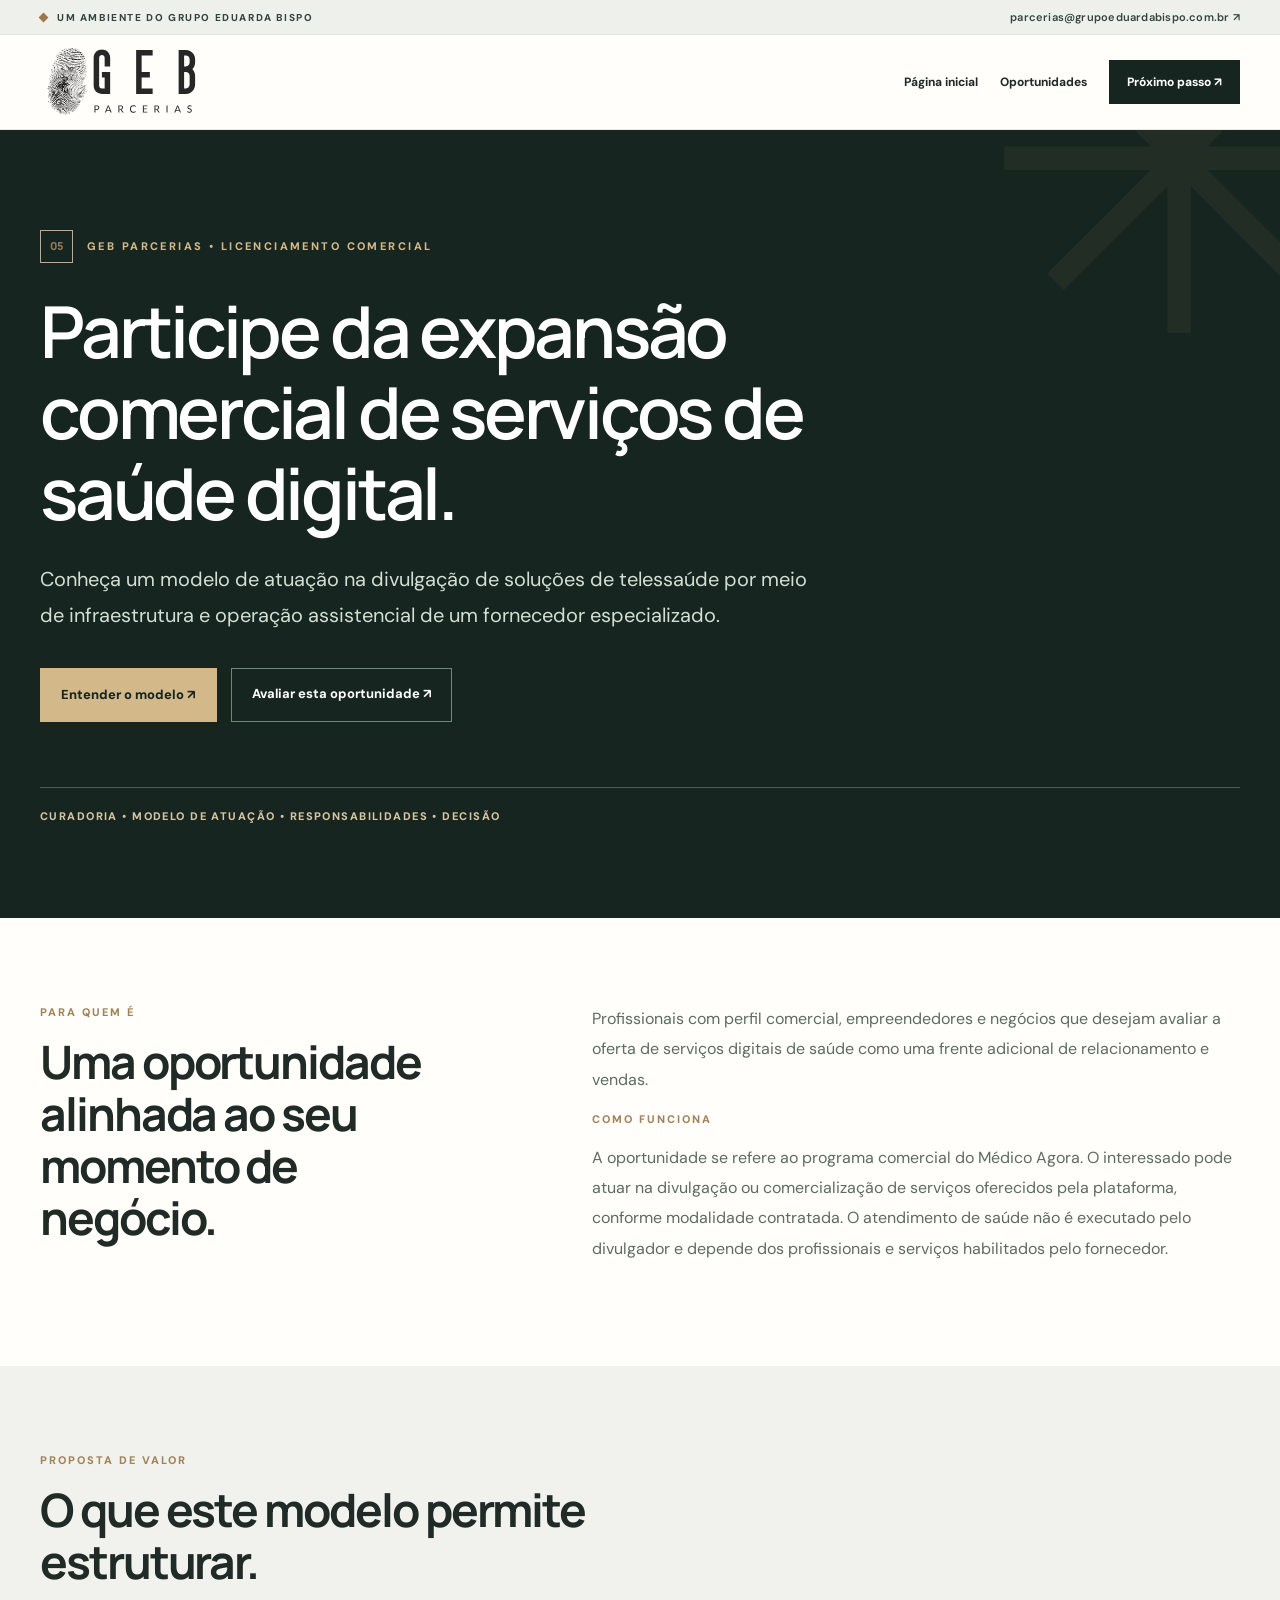
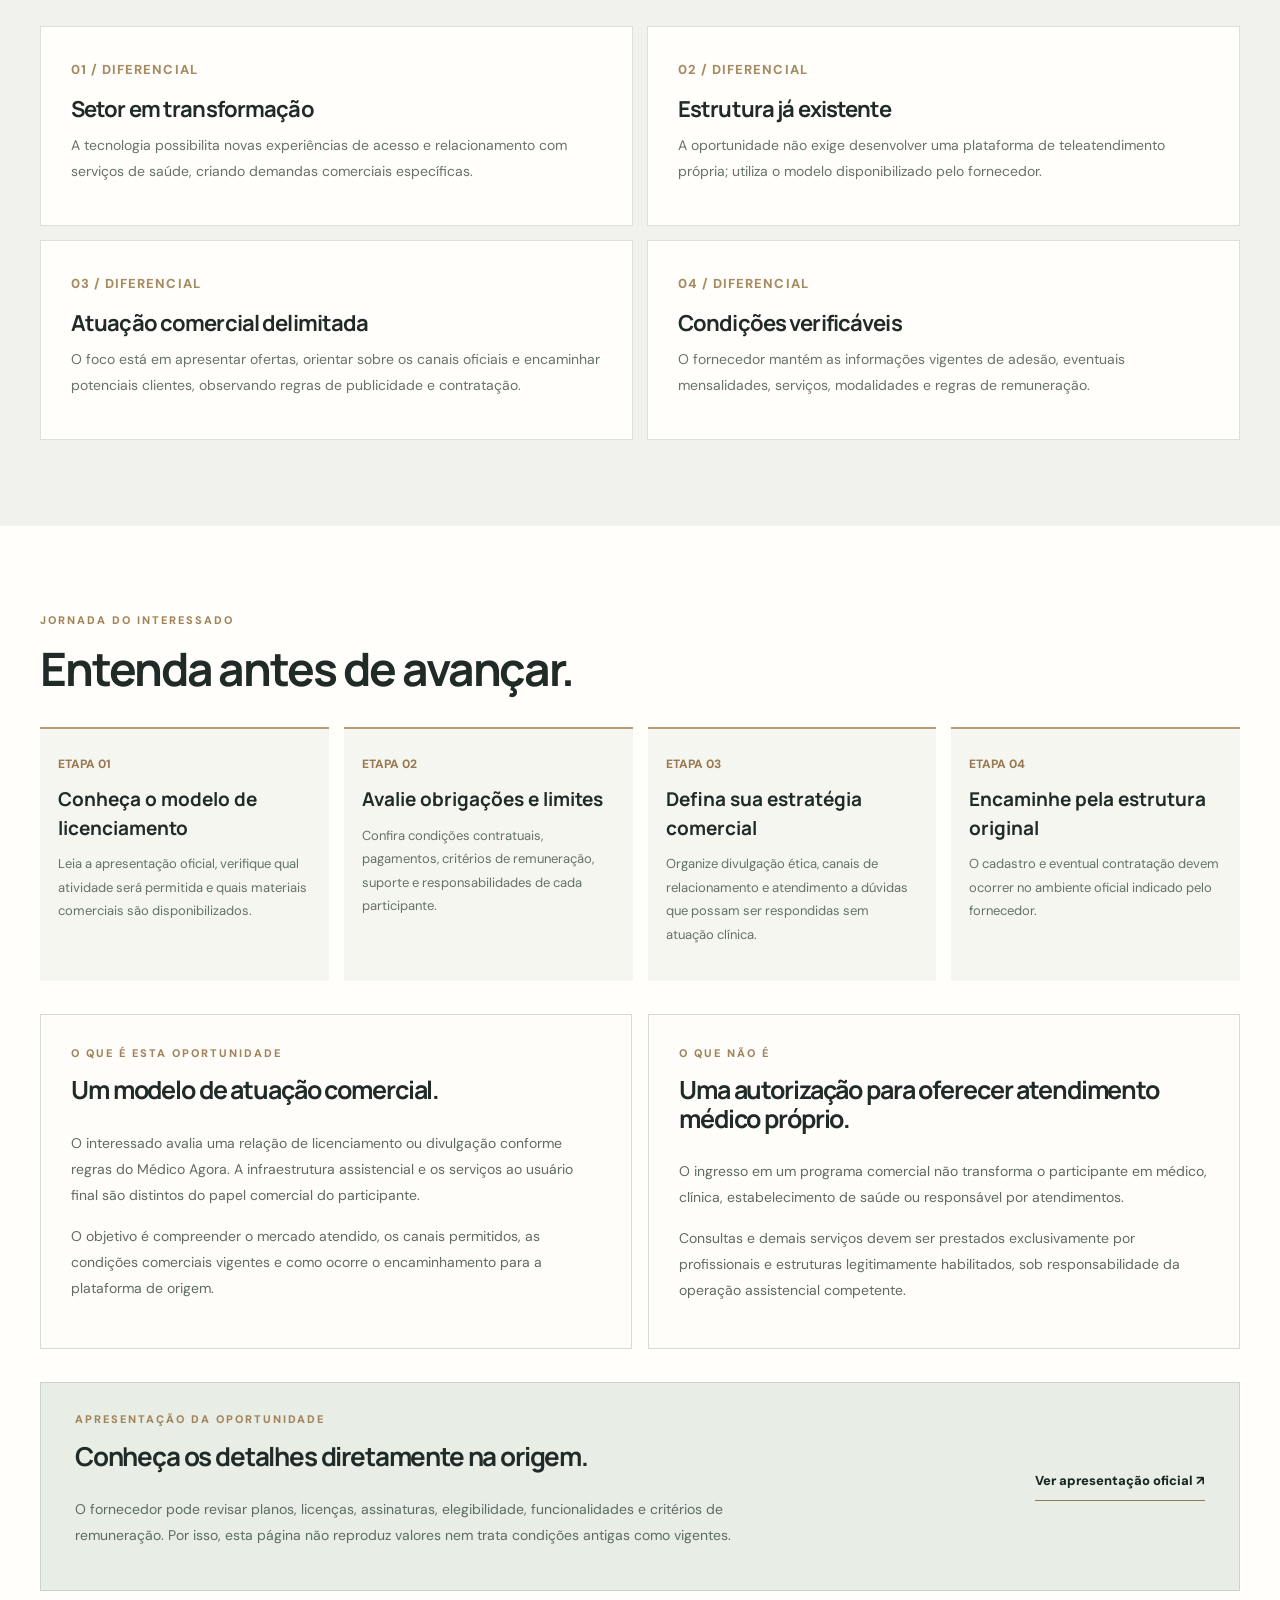
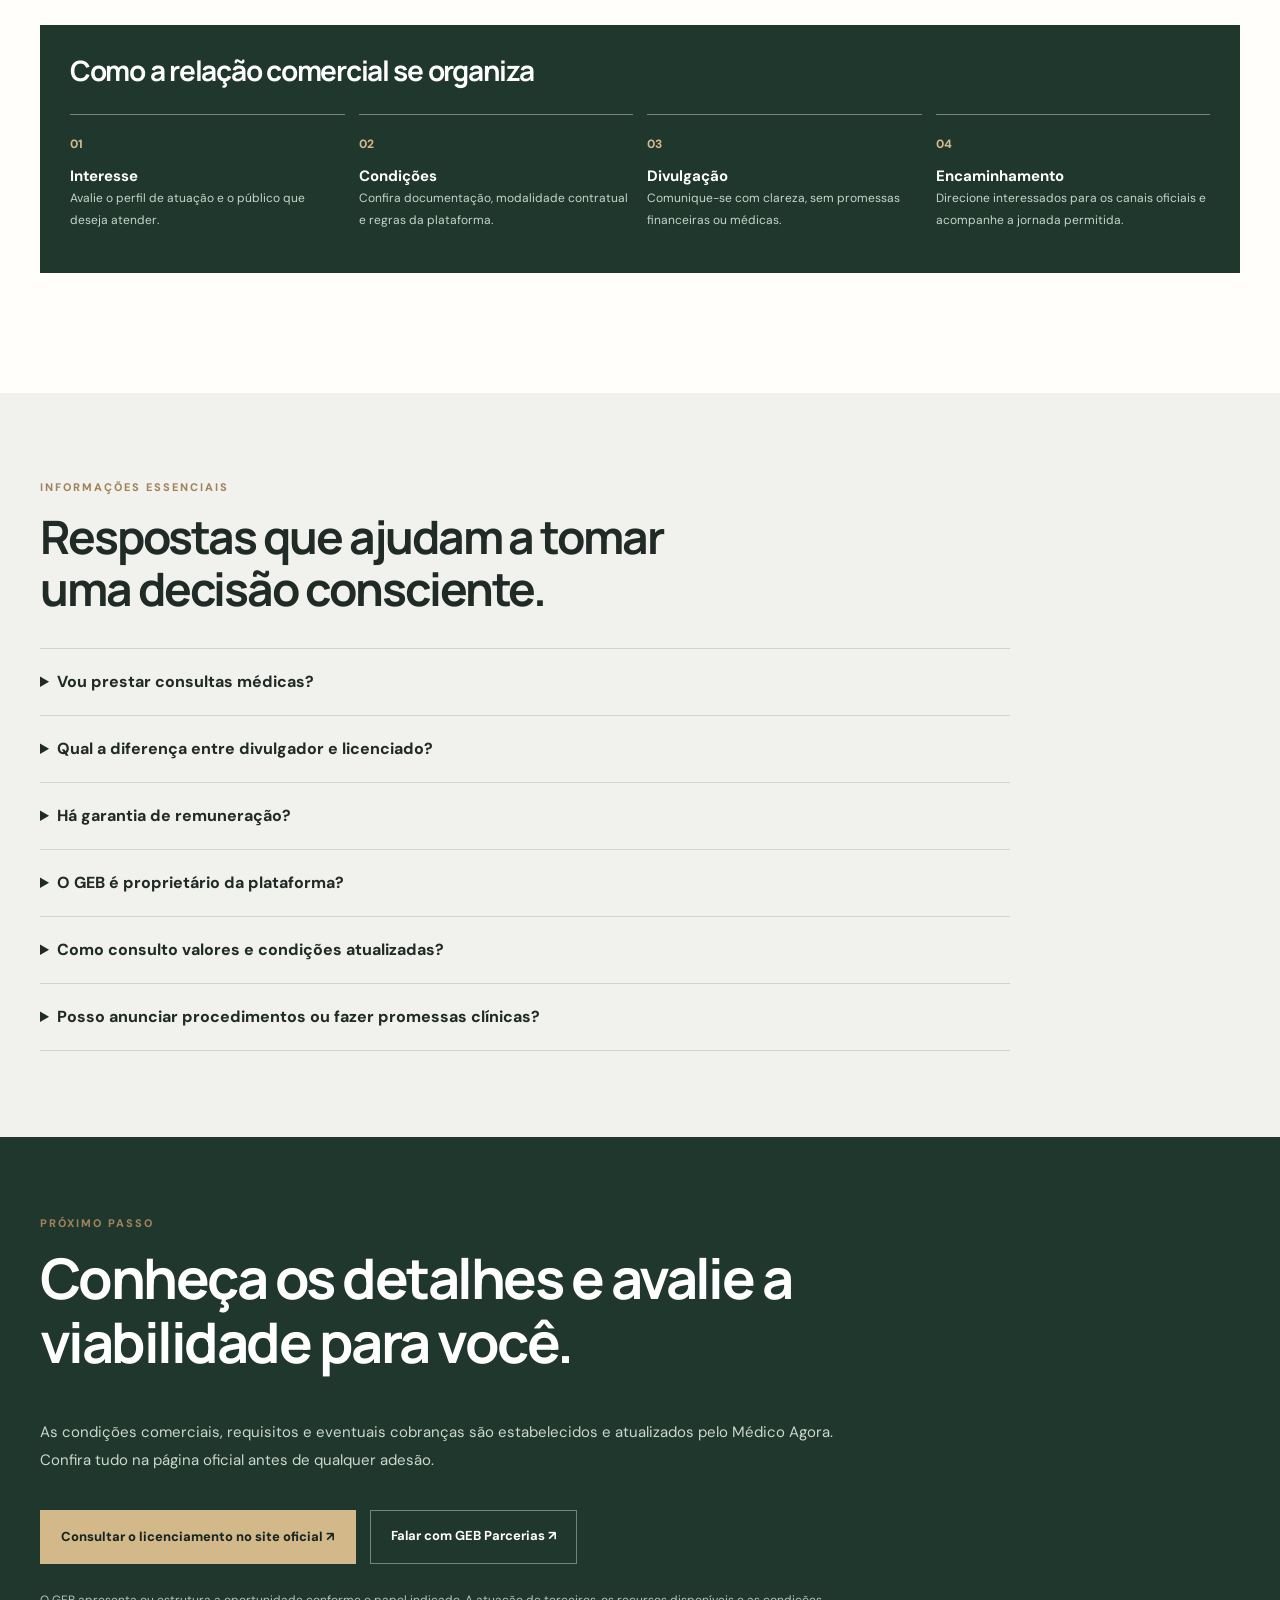
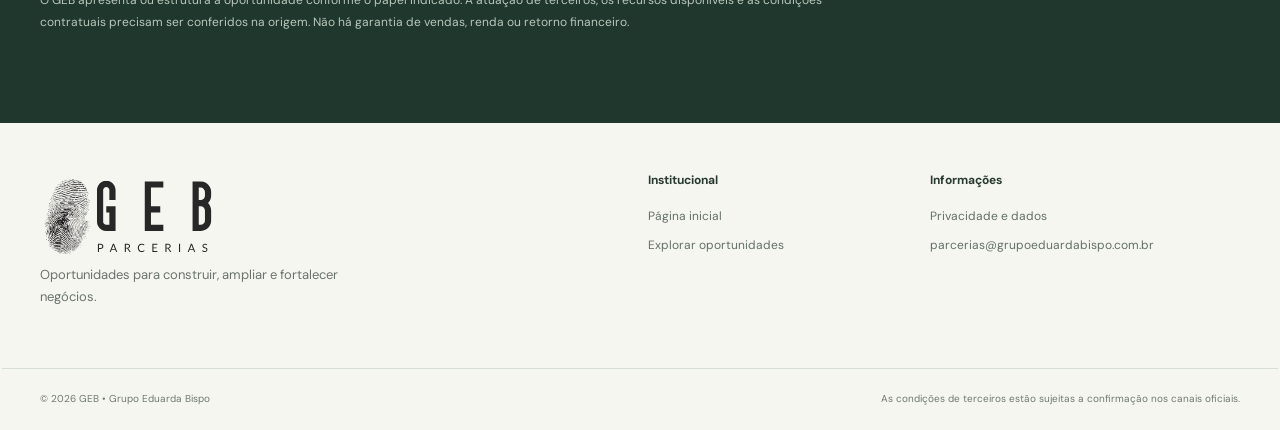
<file: oportunidade/saude-digital/index.html>
<!doctype html>
<html lang="pt-BR">
<head>
<meta charset="utf-8"><meta name="viewport" content="width=device-width,initial-scale=1">
<meta name="description" content="Conheça um modelo de atuação na divulgação de soluções de telessaúde por meio de infraestrutura e operação assistencial de um fornecedor especializado."><meta name="theme-color" content="#182522">
<meta property="og:type" content="website"><meta property="og:locale" content="pt_BR">
<meta property="og:title" content="Participe da expansão comercial de serviços de saúde digital. | GEB Parcerias">
<meta property="og:description" content="Conheça um modelo de atuação na divulgação de soluções de telessaúde por meio de infraestrutura e operação assistencial de um fornecedor especializado.">
<link rel="canonical" href="https://gebparcerias.grupoeduardabispo.com.br/oportunidade/saude-digital/">
<link rel="icon" href="../../assets/favicon.svg" type="image/svg+xml">
<link rel="preconnect" href="https://fonts.googleapis.com"><link rel="preconnect" href="https://fonts.gstatic.com" crossorigin>
<link href="https://fonts.googleapis.com/css2?family=DM+Sans:wght@400;500;600;700&family=Manrope:wght@400;500;600;700;800&display=swap" rel="stylesheet">
<link rel="stylesheet" href="../../styles.css"><link rel="stylesheet" href="../../lp.css">
<title>Participe da expansão comercial de serviços de saúde digital. | GEB Parcerias</title>
</head>
<body>
<a class="skip-link" href="#conteudo">Pular para o conteúdo</a>
<div class="top-line"><div class="wrap topline-inner"><span><span class="brand-mark" aria-hidden="true"></span> UM AMBIENTE DO GRUPO EDUARDA BISPO</span><a href="mailto:parcerias@grupoeduardabispo.com.br">parcerias@grupoeduardabispo.com.br ↗</a></div></div>
<header class="header"><div class="wrap navbar"><a class="brand" href="../../index.html" aria-label="GEB Parcerias — página inicial"><img src="../../assets/geb-parcerias.svg" width="176" height="88" alt="GEB Parcerias"></a><nav class="lp-subnav" aria-label="Navegação desta página"><a href="../../index.html">Página inicial</a><a href="../../index.html#oportunidades">Oportunidades</a><a class="lp-subnav-cta" href="#contato">Próximo passo ↗</a></nav></div></header>
<main id="conteudo">
<section class="lp-hero"><div class="wrap"><p class="section-kicker"><span>05</span> GEB PARCERIAS • LICENCIAMENTO COMERCIAL</p><h1>Participe da expansão comercial de serviços de saúde digital.</h1><p class="lp-lead">Conheça um modelo de atuação na divulgação de soluções de telessaúde por meio de infraestrutura e operação assistencial de um fornecedor especializado.</p><div class="lp-btnrow"><a class="btn btn-gold" href="#beneficios">Entender o modelo ↗</a><a class="lp-btn-secondary" href="#contato">Avaliar esta oportunidade ↗</a></div><div class="lp-eyelash">CURADORIA • MODELO DE ATUAÇÃO • RESPONSABILIDADES • DECISÃO</div></div></section>
<section class="lp-section"><div class="wrap lp-grid"><div><span class="lp-label">PARA QUEM É</span><h2>Uma oportunidade alinhada ao seu momento de negócio.</h2></div><div><p class="lp-intro-p">Profissionais com perfil comercial, empreendedores e negócios que desejam avaliar a oferta de serviços digitais de saúde como uma frente adicional de relacionamento e vendas.</p><span class="lp-label">COMO FUNCIONA</span><p class="lp-intro-p">A oportunidade se refere ao programa comercial do Médico Agora. O interessado pode atuar na divulgação ou comercialização de serviços oferecidos pela plataforma, conforme modalidade contratada. O atendimento de saúde não é executado pelo divulgador e depende dos profissionais e serviços habilitados pelo fornecedor.</p></div></div></section>
<section class="lp-section alt" id="beneficios"><div class="wrap"><span class="lp-label">PROPOSTA DE VALOR</span><h2>O que este modelo permite estruturar.</h2><div class="lp-cards"><article class="lp-card"><span>01 / DIFERENCIAL</span><h3>Setor em transformação</h3><p>A tecnologia possibilita novas experiências de acesso e relacionamento com serviços de saúde, criando demandas comerciais específicas.</p></article><article class="lp-card"><span>02 / DIFERENCIAL</span><h3>Estrutura já existente</h3><p>A oportunidade não exige desenvolver uma plataforma de teleatendimento própria; utiliza o modelo disponibilizado pelo fornecedor.</p></article><article class="lp-card"><span>03 / DIFERENCIAL</span><h3>Atuação comercial delimitada</h3><p>O foco está em apresentar ofertas, orientar sobre os canais oficiais e encaminhar potenciais clientes, observando regras de publicidade e contratação.</p></article><article class="lp-card"><span>04 / DIFERENCIAL</span><h3>Condições verificáveis</h3><p>O fornecedor mantém as informações vigentes de adesão, eventuais mensalidades, serviços, modalidades e regras de remuneração.</p></article></div></div></section>
<section class="lp-section"><div class="wrap"><span class="lp-label">JORNADA DO INTERESSADO</span><h2>Entenda antes de avançar.</h2><div class="lp-steps four"><article class="lp-step"><span>ETAPA 01</span><strong>Conheça o modelo de licenciamento</strong><p>Leia a apresentação oficial, verifique qual atividade será permitida e quais materiais comerciais são disponibilizados.</p></article><article class="lp-step"><span>ETAPA 02</span><strong>Avalie obrigações e limites</strong><p>Confira condições contratuais, pagamentos, critérios de remuneração, suporte e responsabilidades de cada participante.</p></article><article class="lp-step"><span>ETAPA 03</span><strong>Defina sua estratégia comercial</strong><p>Organize divulgação ética, canais de relacionamento e atendimento a dúvidas que possam ser respondidas sem atuação clínica.</p></article><article class="lp-step"><span>ETAPA 04</span><strong>Encaminhe pela estrutura original</strong><p>O cadastro e eventual contratação devem ocorrer no ambiente oficial indicado pelo fornecedor.</p></article></div><div class="lp-two"><article><span class="lp-label">O QUE É ESTA OPORTUNIDADE</span><h3>Um modelo de atuação comercial.</h3><p>O interessado avalia uma relação de licenciamento ou divulgação conforme regras do Médico Agora. A infraestrutura assistencial e os serviços ao usuário final são distintos do papel comercial do participante.</p><p>O objetivo é compreender o mercado atendido, os canais permitidos, as condições comerciais vigentes e como ocorre o encaminhamento para a plataforma de origem.</p></article><article><span class="lp-label">O QUE NÃO É</span><h3>Uma autorização para oferecer atendimento médico próprio.</h3><p>O ingresso em um programa comercial não transforma o participante em médico, clínica, estabelecimento de saúde ou responsável por atendimentos.</p><p>Consultas e demais serviços devem ser prestados exclusivamente por profissionais e estruturas legitimamente habilitados, sob responsabilidade da operação assistencial competente.</p></article></div><div class="lp-feature"><div><span class="lp-label">APRESENTAÇÃO DA OPORTUNIDADE</span><h3>Conheça os detalhes diretamente na origem.</h3><p>O fornecedor pode revisar planos, licenças, assinaturas, elegibilidade, funcionalidades e critérios de remuneração. Por isso, esta página não reproduz valores nem trata condições antigas como vigentes.</p></div><a class="lp-inline-link" href="https://medicoagora.com/rendaextra/user-mfpb7wtu" target="_blank" rel="noopener noreferrer">Ver apresentação oficial ↗</a></div><div class="lp-health-flow"><h3>Como a relação comercial se organiza</h3><div class="lp-flow-grid"><div><span>01</span><strong>Interesse</strong><p>Avalie o perfil de atuação e o público que deseja atender.</p></div><div><span>02</span><strong>Condições</strong><p>Confira documentação, modalidade contratual e regras da plataforma.</p></div><div><span>03</span><strong>Divulgação</strong><p>Comunique-se com clareza, sem promessas financeiras ou médicas.</p></div><div><span>04</span><strong>Encaminhamento</strong><p>Direcione interessados para os canais oficiais e acompanhe a jornada permitida.</p></div></div></div></div></section>
<section class="lp-section alt" id="duvidas"><div class="wrap"><span class="lp-label">INFORMAÇÕES ESSENCIAIS</span><h2>Respostas que ajudam a tomar uma decisão consciente.</h2><div class="lp-faq"><details><summary>Vou prestar consultas médicas?</summary><p>Não. A atuação comercial não autoriza a realização de consultas, diagnósticos, prescrições ou qualquer procedimento privativo de profissionais de saúde.</p></details><details><summary>Qual a diferença entre divulgador e licenciado?</summary><p>Os direitos, deveres, custos e regras de remuneração podem mudar conforme a modalidade. A terminologia e a atividade permitida devem constar do contrato do fornecedor.</p></details><details><summary>Há garantia de remuneração?</summary><p>Não. Qualquer receita depende das regras aplicáveis, da operação comercial e dos eventos efetivamente considerados elegíveis pelo programa.</p></details><details><summary>O GEB é proprietário da plataforma?</summary><p>Não. O Médico Agora é apresentado como fornecedor da solução. O GEB atua na apresentação da oportunidade comercial.</p></details><details><summary>Como consulto valores e condições atualizadas?</summary><p>A página oficial do Médico Agora concentra as condições aplicáveis no momento da consulta. Não mantemos uma tabela de preços nesta apresentação.</p></details><details><summary>Posso anunciar procedimentos ou fazer promessas clínicas?</summary><p>A divulgação deve obedecer às regras do fornecedor e às normas de publicidade e proteção de dados pertinentes, sem prometer resultados assistenciais.</p></details></div></div></section>
<section class="lp-contact" id="contato"><div class="wrap"><span class="lp-label">PRÓXIMO PASSO</span><h2>Conheça os detalhes e avalie a viabilidade para você.</h2><p>As condições comerciais, requisitos e eventuais cobranças são estabelecidos e atualizados pelo Médico Agora. Confira tudo na página oficial antes de qualquer adesão.</p><div class="lp-btnrow"><a class="btn btn-gold" href="https://medicoagora.com/cadastro-licenciado/user-mfpb7wtu" target="_blank" rel="noopener noreferrer">Consultar o licenciamento no site oficial ↗</a><a class="lp-btn-secondary" href="mailto:parcerias@grupoeduardabispo.com.br?subject=GEB%20Parcerias%20%E2%80%94%20Participe%20da%20expans%C3%A3o%20comercial%20de%20servi%C3%A7os%20de%20sa%C3%BAde%20digital.">Falar com GEB Parcerias ↗</a></div><p class="lp-smallnote">O GEB apresenta ou estrutura a oportunidade conforme o papel indicado. A atuação de terceiros, os recursos disponíveis e as condições contratuais precisam ser conferidos na origem. Não há garantia de vendas, renda ou retorno financeiro.</p></div></section>
</main><footer class="footer"><div class="wrap footer-main"><div><a class="footer-brand" href="../../index.html"><img src="../../assets/geb-parcerias.svg" alt="GEB Parcerias" width="185" height="93"></a><p>Oportunidades para construir, ampliar e fortalecer negócios.</p></div><div><strong>Institucional</strong><a href="../../index.html">Página inicial</a><a href="../../index.html#oportunidades">Explorar oportunidades</a></div><div><strong>Informações</strong><a href="../../privacidade.html">Privacidade e dados</a><a href="mailto:parcerias@grupoeduardabispo.com.br">parcerias@grupoeduardabispo.com.br</a></div></div><div class="wrap footer-bottom"><span>© 2026 GEB • Grupo Eduarda Bispo</span><span>As condições de terceiros estão sujeitas a confirmação nos canais oficiais.</span></div></footer>
</body></html>
</file>
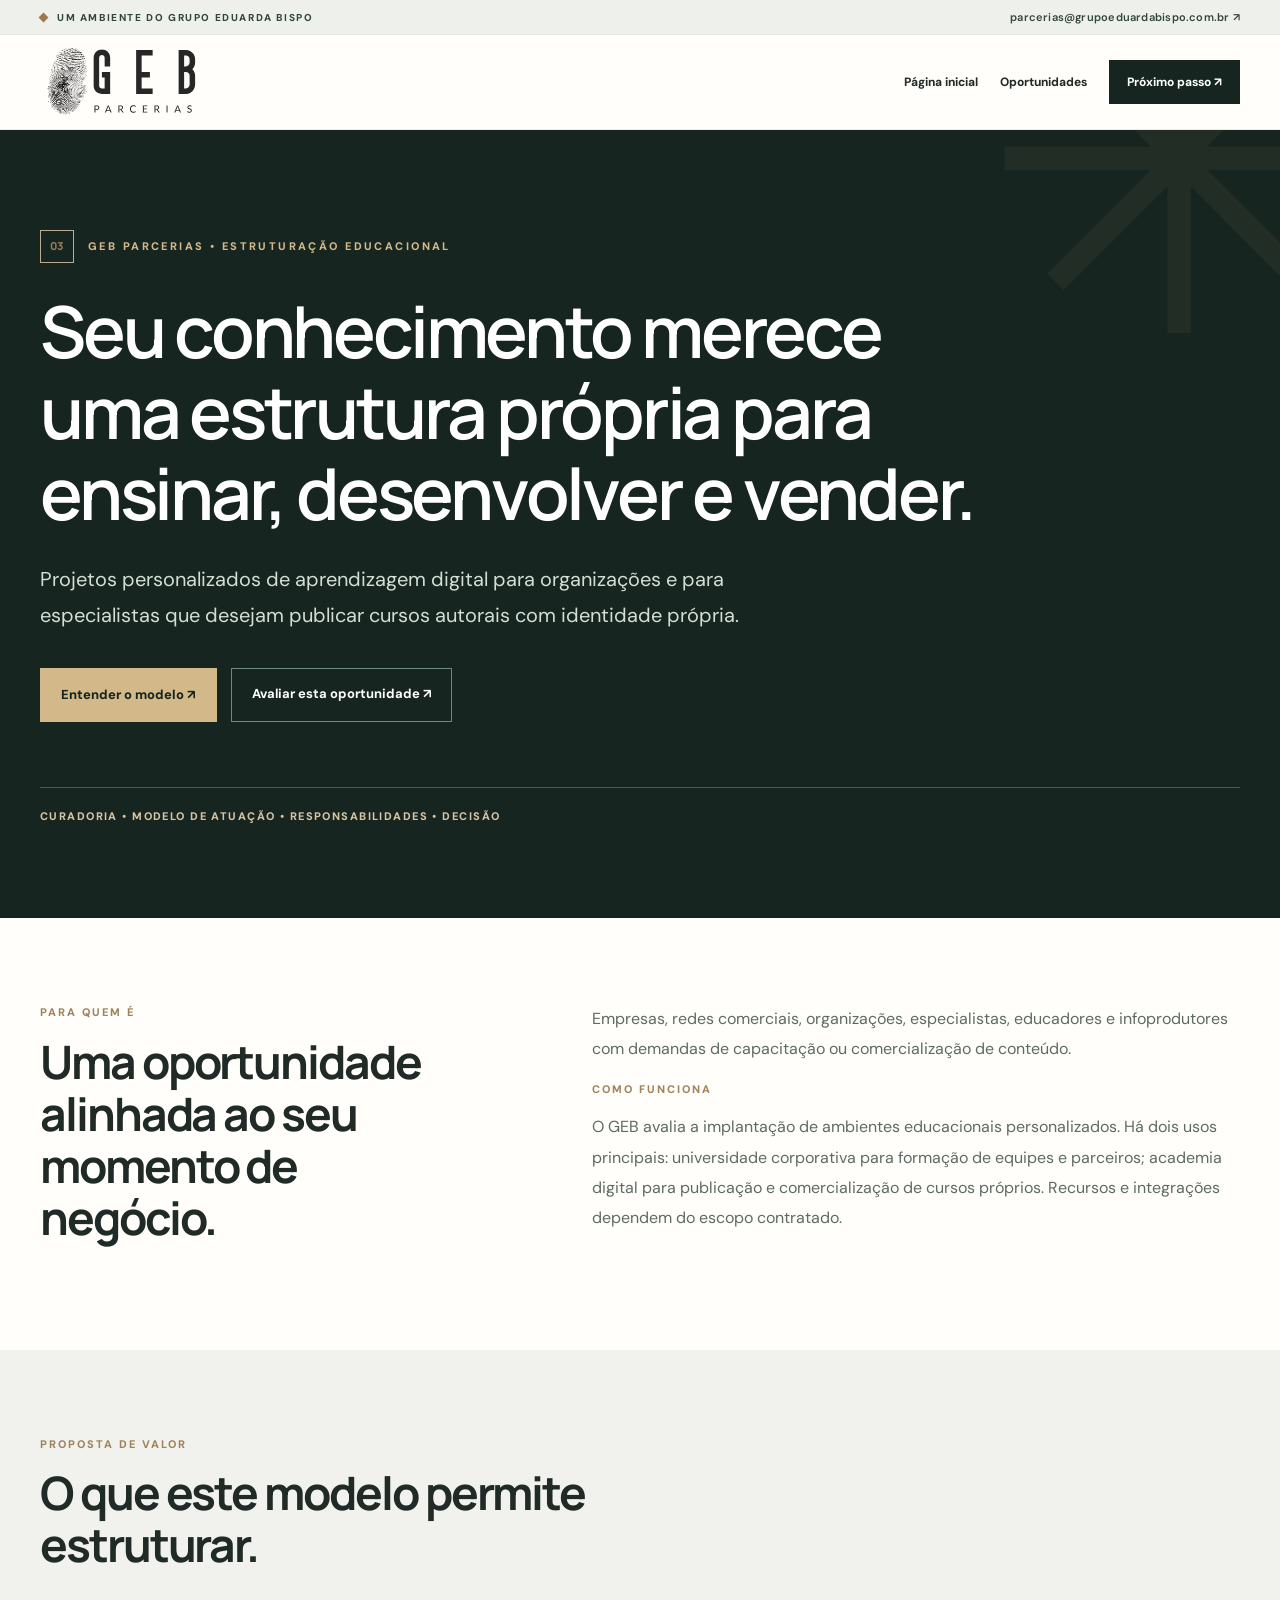
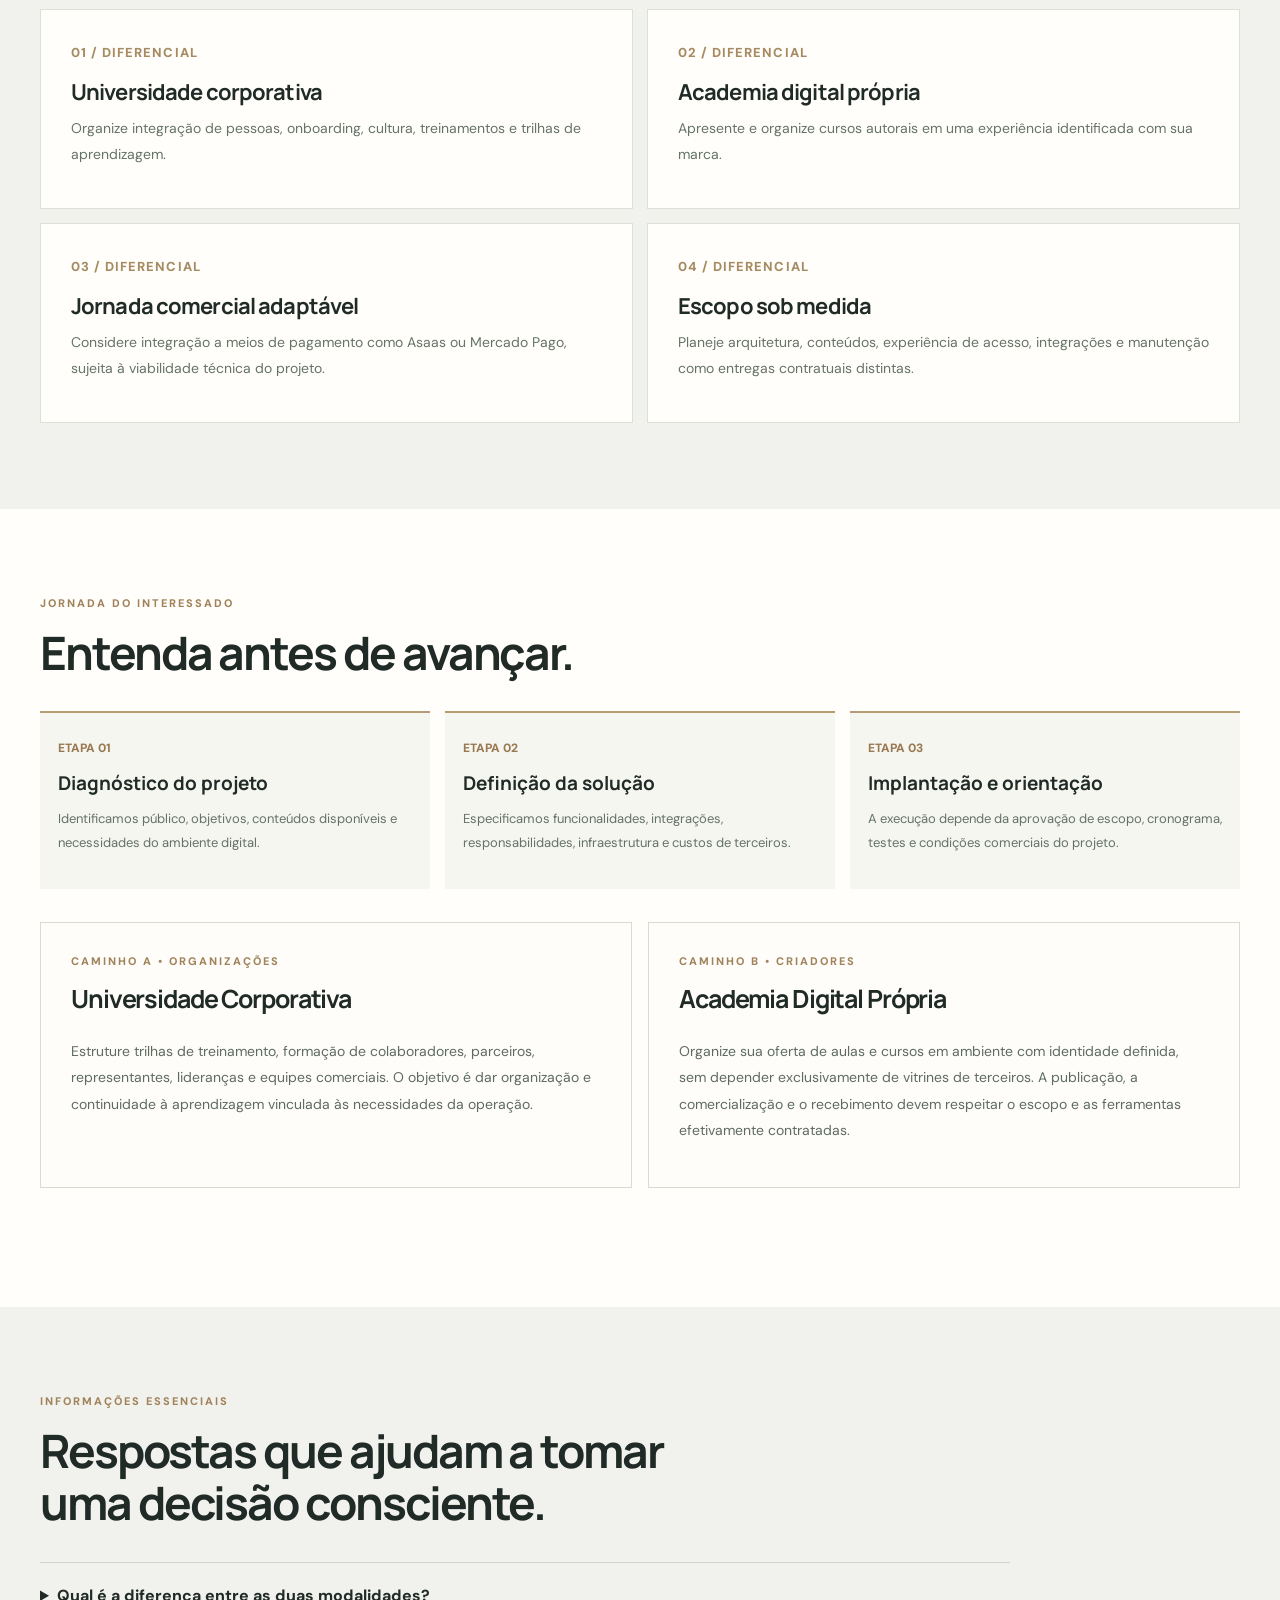
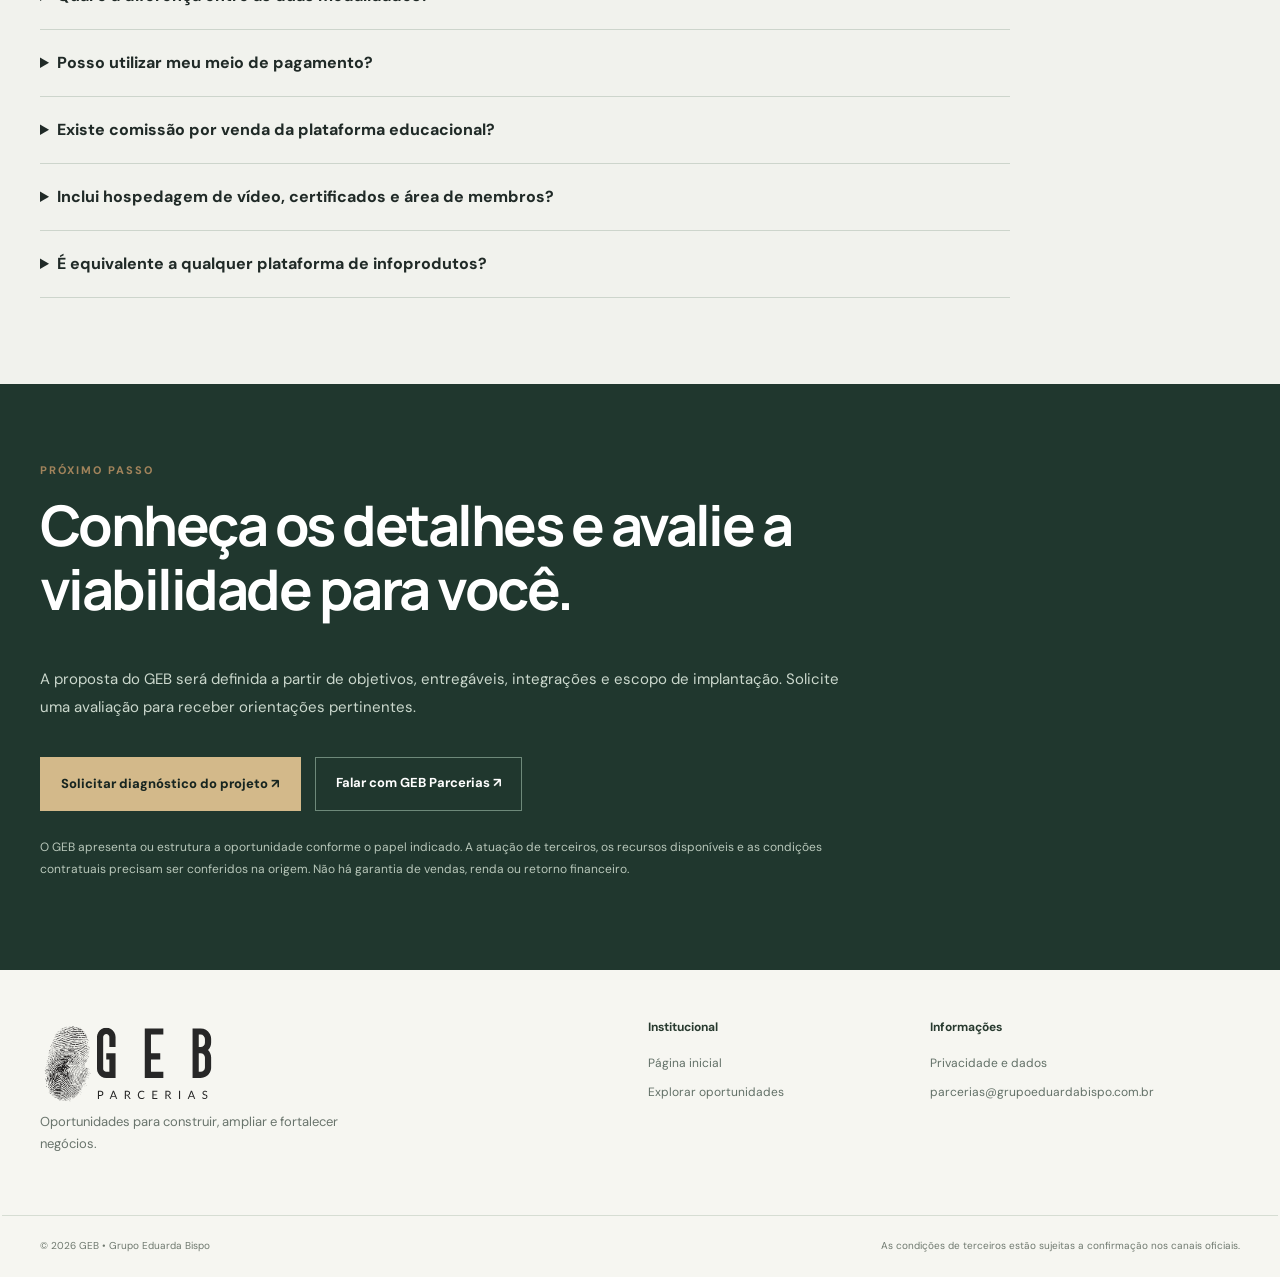
<file: oportunidade/universidade-corporativa/index.html>
<!doctype html>
<html lang="pt-BR">
<head>
<meta charset="utf-8"><meta name="viewport" content="width=device-width,initial-scale=1">
<meta name="description" content="Projetos personalizados de aprendizagem digital para organizações e para especialistas que desejam publicar cursos autorais com identidade própria."><meta name="theme-color" content="#182522">
<meta property="og:type" content="website"><meta property="og:locale" content="pt_BR">
<meta property="og:title" content="Seu conhecimento merece uma estrutura própria para ensinar, desenvolver e vender. | GEB Parcerias">
<meta property="og:description" content="Projetos personalizados de aprendizagem digital para organizações e para especialistas que desejam publicar cursos autorais com identidade própria.">
<link rel="canonical" href="https://gebparcerias.grupoeduardabispo.com.br/oportunidade/universidade-corporativa/">
<link rel="icon" href="../../assets/favicon.svg" type="image/svg+xml">
<link rel="preconnect" href="https://fonts.googleapis.com"><link rel="preconnect" href="https://fonts.gstatic.com" crossorigin>
<link href="https://fonts.googleapis.com/css2?family=DM+Sans:wght@400;500;600;700&family=Manrope:wght@400;500;600;700;800&display=swap" rel="stylesheet">
<link rel="stylesheet" href="../../styles.css"><link rel="stylesheet" href="../../lp.css">
<title>Seu conhecimento merece uma estrutura própria para ensinar, desenvolver e vender. | GEB Parcerias</title>
</head>
<body>
<a class="skip-link" href="#conteudo">Pular para o conteúdo</a>
<div class="top-line"><div class="wrap topline-inner"><span><span class="brand-mark" aria-hidden="true"></span> UM AMBIENTE DO GRUPO EDUARDA BISPO</span><a href="mailto:parcerias@grupoeduardabispo.com.br">parcerias@grupoeduardabispo.com.br ↗</a></div></div>
<header class="header"><div class="wrap navbar"><a class="brand" href="../../index.html" aria-label="GEB Parcerias — página inicial"><img src="../../assets/geb-parcerias.svg" width="176" height="88" alt="GEB Parcerias"></a><nav class="lp-subnav" aria-label="Navegação desta página"><a href="../../index.html">Página inicial</a><a href="../../index.html#oportunidades">Oportunidades</a><a class="lp-subnav-cta" href="#contato">Próximo passo ↗</a></nav></div></header>
<main id="conteudo">
<section class="lp-hero"><div class="wrap"><p class="section-kicker"><span>03</span> GEB PARCERIAS • ESTRUTURAÇÃO EDUCACIONAL</p><h1>Seu conhecimento merece uma estrutura própria para ensinar, desenvolver e vender.</h1><p class="lp-lead">Projetos personalizados de aprendizagem digital para organizações e para especialistas que desejam publicar cursos autorais com identidade própria.</p><div class="lp-btnrow"><a class="btn btn-gold" href="#beneficios">Entender o modelo ↗</a><a class="lp-btn-secondary" href="#contato">Avaliar esta oportunidade ↗</a></div><div class="lp-eyelash">CURADORIA • MODELO DE ATUAÇÃO • RESPONSABILIDADES • DECISÃO</div></div></section>
<section class="lp-section"><div class="wrap lp-grid"><div><span class="lp-label">PARA QUEM É</span><h2>Uma oportunidade alinhada ao seu momento de negócio.</h2></div><div><p class="lp-intro-p">Empresas, redes comerciais, organizações, especialistas, educadores e infoprodutores com demandas de capacitação ou comercialização de conteúdo.</p><span class="lp-label">COMO FUNCIONA</span><p class="lp-intro-p">O GEB avalia a implantação de ambientes educacionais personalizados. Há dois usos principais: universidade corporativa para formação de equipes e parceiros; academia digital para publicação e comercialização de cursos próprios. Recursos e integrações dependem do escopo contratado.</p></div></div></section>
<section class="lp-section alt" id="beneficios"><div class="wrap"><span class="lp-label">PROPOSTA DE VALOR</span><h2>O que este modelo permite estruturar.</h2><div class="lp-cards"><article class="lp-card"><span>01 / DIFERENCIAL</span><h3>Universidade corporativa</h3><p>Organize integração de pessoas, onboarding, cultura, treinamentos e trilhas de aprendizagem.</p></article><article class="lp-card"><span>02 / DIFERENCIAL</span><h3>Academia digital própria</h3><p>Apresente e organize cursos autorais em uma experiência identificada com sua marca.</p></article><article class="lp-card"><span>03 / DIFERENCIAL</span><h3>Jornada comercial adaptável</h3><p>Considere integração a meios de pagamento como Asaas ou Mercado Pago, sujeita à viabilidade técnica do projeto.</p></article><article class="lp-card"><span>04 / DIFERENCIAL</span><h3>Escopo sob medida</h3><p>Planeje arquitetura, conteúdos, experiência de acesso, integrações e manutenção como entregas contratuais distintas.</p></article></div></div></section>
<section class="lp-section"><div class="wrap"><span class="lp-label">JORNADA DO INTERESSADO</span><h2>Entenda antes de avançar.</h2><div class="lp-steps"><article class="lp-step"><span>ETAPA 01</span><strong>Diagnóstico do projeto</strong><p>Identificamos público, objetivos, conteúdos disponíveis e necessidades do ambiente digital.</p></article><article class="lp-step"><span>ETAPA 02</span><strong>Definição da solução</strong><p>Especificamos funcionalidades, integrações, responsabilidades, infraestrutura e custos de terceiros.</p></article><article class="lp-step"><span>ETAPA 03</span><strong>Implantação e orientação</strong><p>A execução depende da aprovação de escopo, cronograma, testes e condições comerciais do projeto.</p></article></div><div class="lp-two"><article><span class="lp-label">CAMINHO A • ORGANIZAÇÕES</span><h3>Universidade Corporativa</h3><p>Estruture trilhas de treinamento, formação de colaboradores, parceiros, representantes, lideranças e equipes comerciais. O objetivo é dar organização e continuidade à aprendizagem vinculada às necessidades da operação.</p></article><article><span class="lp-label">CAMINHO B • CRIADORES</span><h3>Academia Digital Própria</h3><p>Organize sua oferta de aulas e cursos em ambiente com identidade definida, sem depender exclusivamente de vitrines de terceiros. A publicação, a comercialização e o recebimento devem respeitar o escopo e as ferramentas efetivamente contratadas.</p></article></div></div></section>
<section class="lp-section alt" id="duvidas"><div class="wrap"><span class="lp-label">INFORMAÇÕES ESSENCIAIS</span><h2>Respostas que ajudam a tomar uma decisão consciente.</h2><div class="lp-faq"><details><summary>Qual é a diferença entre as duas modalidades?</summary><p>A universidade corporativa prioriza desenvolvimento de equipes e redes; a academia digital prioriza publicação e eventual comercialização de cursos autorais.</p></details><details><summary>Posso utilizar meu meio de pagamento?</summary><p>A possibilidade depende das integrações incluídas na solução. Asaas e Mercado Pago são alternativas a avaliar, não funcionalidades universais.</p></details><details><summary>Existe comissão por venda da plataforma educacional?</summary><p>No modelo descrito para estruturação, a plataforma educacional pode operar sem comissão percentual própria por transação; tarifas do processador financeiro e demais despesas podem existir. A condição precisa constar da proposta.</p></details><details><summary>Inclui hospedagem de vídeo, certificados e área de membros?</summary><p>Somente quando os recursos forem tecnicamente confirmados e previstos no escopo. Não são garantidos por padrão.</p></details><details><summary>É equivalente a qualquer plataforma de infoprodutos?</summary><p>Não. Funcionalidades e obrigações devem ser comparadas conforme o projeto e nunca presumidas.</p></details></div></div></section>
<section class="lp-contact" id="contato"><div class="wrap"><span class="lp-label">PRÓXIMO PASSO</span><h2>Conheça os detalhes e avalie a viabilidade para você.</h2><p>A proposta do GEB será definida a partir de objetivos, entregáveis, integrações e escopo de implantação. Solicite uma avaliação para receber orientações pertinentes.</p><div class="lp-btnrow"><a class="btn btn-gold" href="mailto:parcerias@grupoeduardabispo.com.br?subject=Projeto%20de%20Universidade%20Corporativa%20ou%20Academia%20Digital">Solicitar diagnóstico do projeto ↗</a><a class="lp-btn-secondary" href="mailto:parcerias@grupoeduardabispo.com.br?subject=GEB%20Parcerias%20%E2%80%94%20Seu%20conhecimento%20merece%20uma%20estrutura%20pr%C3%B3pria%20para%20ensinar%2C%20desenvolver%20e%20vender.">Falar com GEB Parcerias ↗</a></div><p class="lp-smallnote">O GEB apresenta ou estrutura a oportunidade conforme o papel indicado. A atuação de terceiros, os recursos disponíveis e as condições contratuais precisam ser conferidos na origem. Não há garantia de vendas, renda ou retorno financeiro.</p></div></section>
</main><footer class="footer"><div class="wrap footer-main"><div><a class="footer-brand" href="../../index.html"><img src="../../assets/geb-parcerias.svg" alt="GEB Parcerias" width="185" height="93"></a><p>Oportunidades para construir, ampliar e fortalecer negócios.</p></div><div><strong>Institucional</strong><a href="../../index.html">Página inicial</a><a href="../../index.html#oportunidades">Explorar oportunidades</a></div><div><strong>Informações</strong><a href="../../privacidade.html">Privacidade e dados</a><a href="mailto:parcerias@grupoeduardabispo.com.br">parcerias@grupoeduardabispo.com.br</a></div></div><div class="wrap footer-bottom"><span>© 2026 GEB • Grupo Eduarda Bispo</span><span>As condições de terceiros estão sujeitas a confirmação nos canais oficiais.</span></div></footer>
</body></html>
</file>
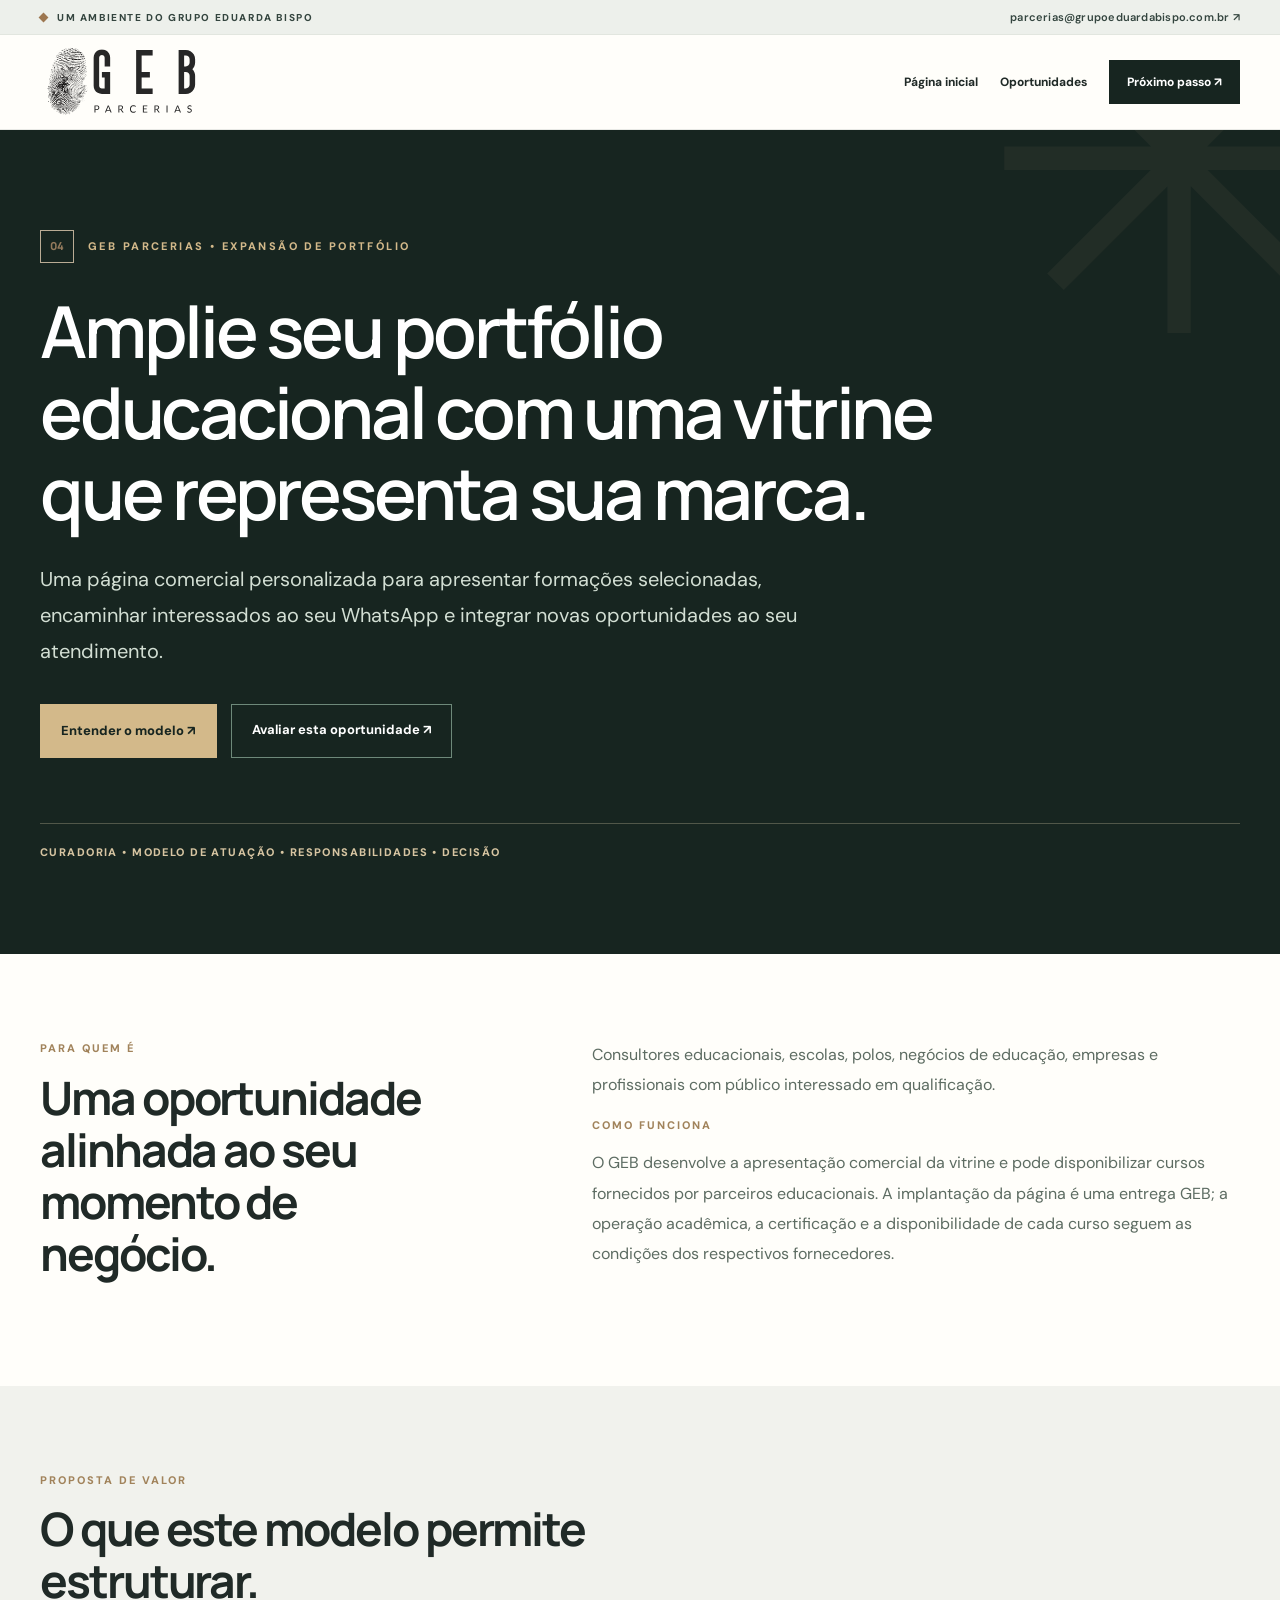
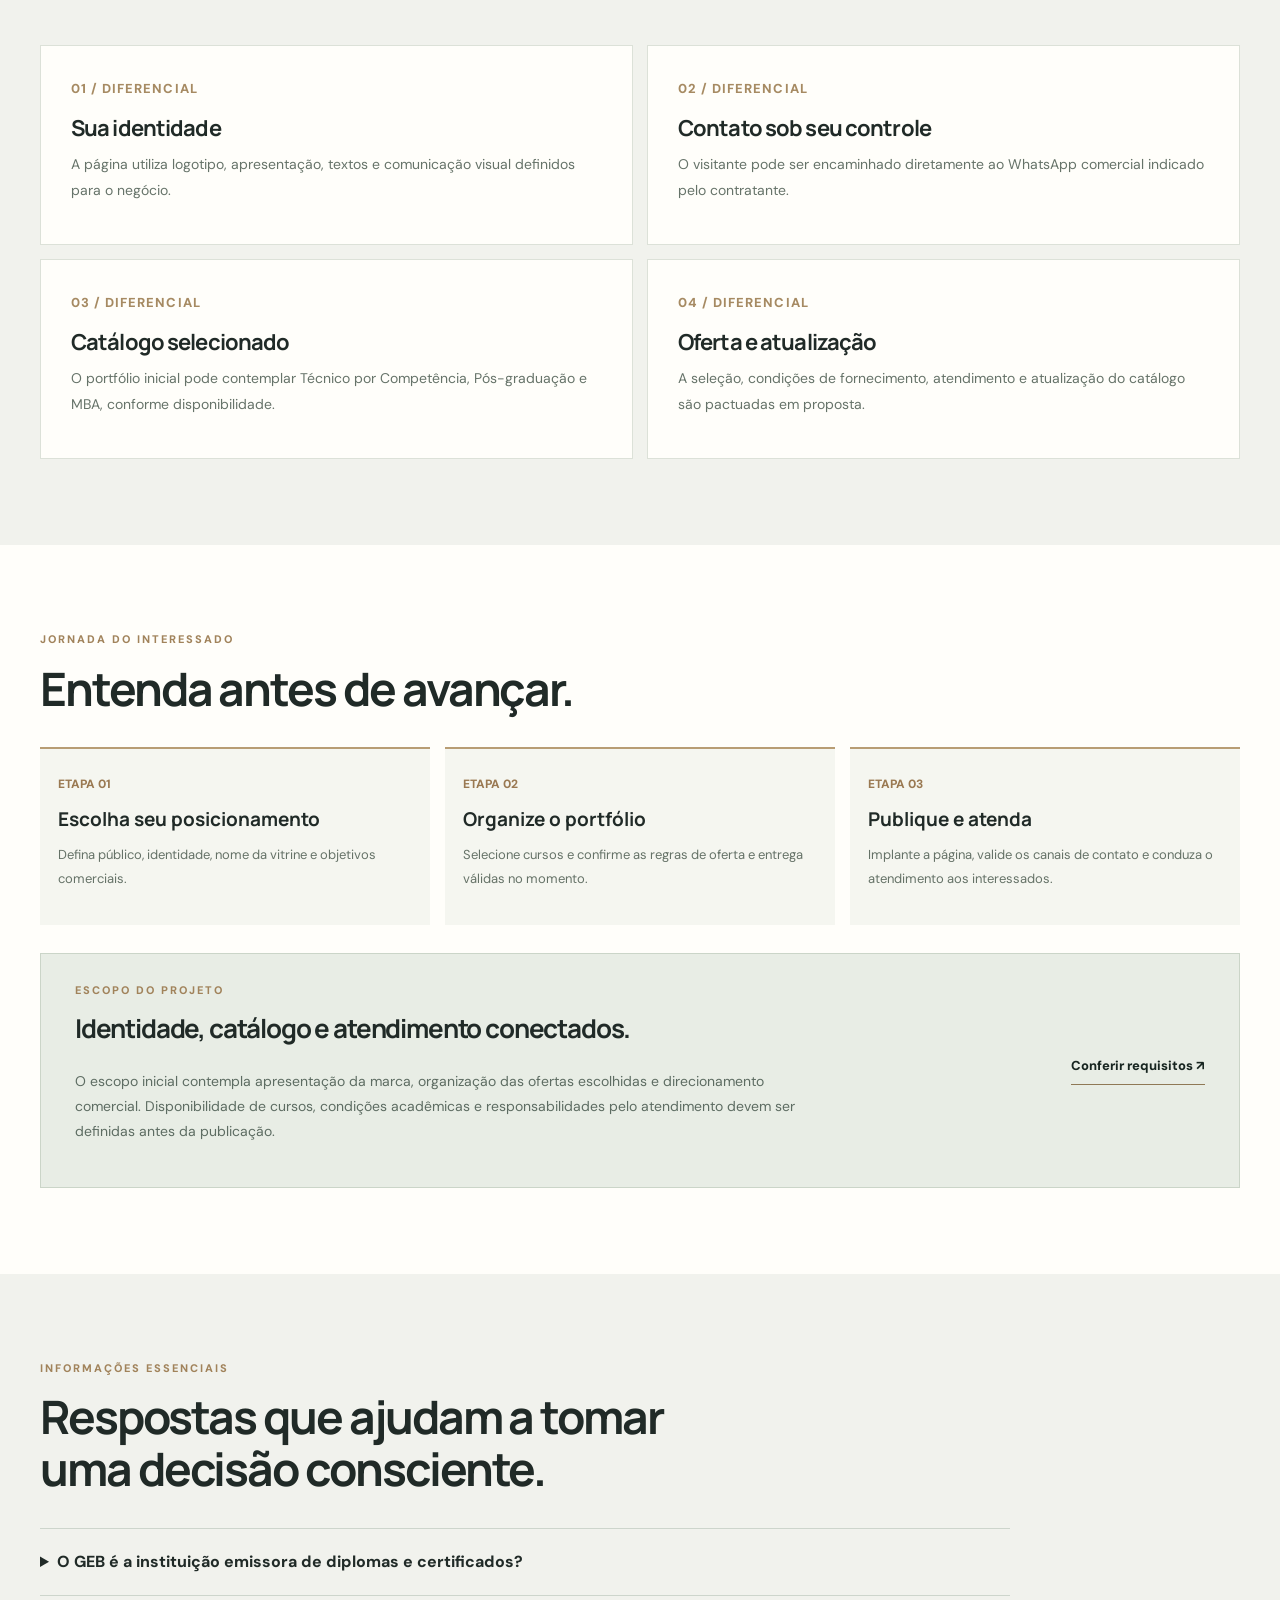
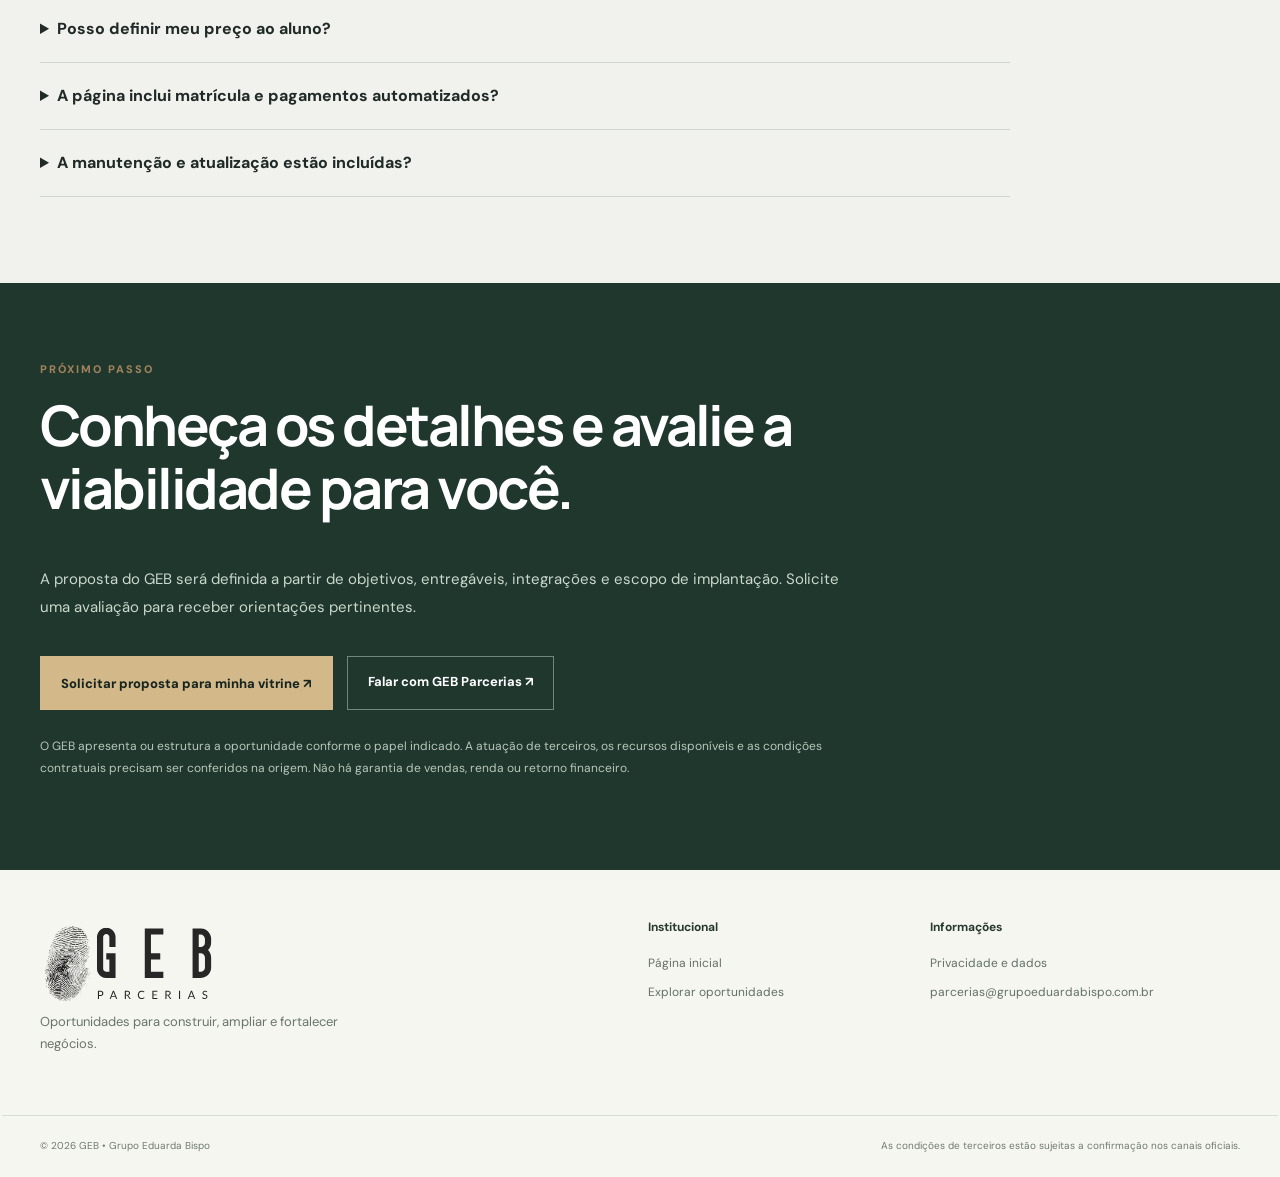
<file: oportunidade/vitrine-educacional/index.html>
<!doctype html>
<html lang="pt-BR">
<head>
<meta charset="utf-8"><meta name="viewport" content="width=device-width,initial-scale=1">
<meta name="description" content="Uma página comercial personalizada para apresentar formações selecionadas, encaminhar interessados ao seu WhatsApp e integrar novas oportunidades ao seu atendimento."><meta name="theme-color" content="#182522">
<meta property="og:type" content="website"><meta property="og:locale" content="pt_BR">
<meta property="og:title" content="Amplie seu portfólio educacional com uma vitrine que representa sua marca. | GEB Parcerias">
<meta property="og:description" content="Uma página comercial personalizada para apresentar formações selecionadas, encaminhar interessados ao seu WhatsApp e integrar novas oportunidades ao seu atendimento.">
<link rel="canonical" href="https://gebparcerias.grupoeduardabispo.com.br/oportunidade/vitrine-educacional/">
<link rel="icon" href="../../assets/favicon.svg" type="image/svg+xml">
<link rel="preconnect" href="https://fonts.googleapis.com"><link rel="preconnect" href="https://fonts.gstatic.com" crossorigin>
<link href="https://fonts.googleapis.com/css2?family=DM+Sans:wght@400;500;600;700&family=Manrope:wght@400;500;600;700;800&display=swap" rel="stylesheet">
<link rel="stylesheet" href="../../styles.css"><link rel="stylesheet" href="../../lp.css">
<title>Amplie seu portfólio educacional com uma vitrine que representa sua marca. | GEB Parcerias</title>
</head>
<body>
<a class="skip-link" href="#conteudo">Pular para o conteúdo</a>
<div class="top-line"><div class="wrap topline-inner"><span><span class="brand-mark" aria-hidden="true"></span> UM AMBIENTE DO GRUPO EDUARDA BISPO</span><a href="mailto:parcerias@grupoeduardabispo.com.br">parcerias@grupoeduardabispo.com.br ↗</a></div></div>
<header class="header"><div class="wrap navbar"><a class="brand" href="../../index.html" aria-label="GEB Parcerias — página inicial"><img src="../../assets/geb-parcerias.svg" width="176" height="88" alt="GEB Parcerias"></a><nav class="lp-subnav" aria-label="Navegação desta página"><a href="../../index.html">Página inicial</a><a href="../../index.html#oportunidades">Oportunidades</a><a class="lp-subnav-cta" href="#contato">Próximo passo ↗</a></nav></div></header>
<main id="conteudo">
<section class="lp-hero"><div class="wrap"><p class="section-kicker"><span>04</span> GEB PARCERIAS • EXPANSÃO DE PORTFÓLIO</p><h1>Amplie seu portfólio educacional com uma vitrine que representa sua marca.</h1><p class="lp-lead">Uma página comercial personalizada para apresentar formações selecionadas, encaminhar interessados ao seu WhatsApp e integrar novas oportunidades ao seu atendimento.</p><div class="lp-btnrow"><a class="btn btn-gold" href="#beneficios">Entender o modelo ↗</a><a class="lp-btn-secondary" href="#contato">Avaliar esta oportunidade ↗</a></div><div class="lp-eyelash">CURADORIA • MODELO DE ATUAÇÃO • RESPONSABILIDADES • DECISÃO</div></div></section>
<section class="lp-section"><div class="wrap lp-grid"><div><span class="lp-label">PARA QUEM É</span><h2>Uma oportunidade alinhada ao seu momento de negócio.</h2></div><div><p class="lp-intro-p">Consultores educacionais, escolas, polos, negócios de educação, empresas e profissionais com público interessado em qualificação.</p><span class="lp-label">COMO FUNCIONA</span><p class="lp-intro-p">O GEB desenvolve a apresentação comercial da vitrine e pode disponibilizar cursos fornecidos por parceiros educacionais. A implantação da página é uma entrega GEB; a operação acadêmica, a certificação e a disponibilidade de cada curso seguem as condições dos respectivos fornecedores.</p></div></div></section>
<section class="lp-section alt" id="beneficios"><div class="wrap"><span class="lp-label">PROPOSTA DE VALOR</span><h2>O que este modelo permite estruturar.</h2><div class="lp-cards"><article class="lp-card"><span>01 / DIFERENCIAL</span><h3>Sua identidade</h3><p>A página utiliza logotipo, apresentação, textos e comunicação visual definidos para o negócio.</p></article><article class="lp-card"><span>02 / DIFERENCIAL</span><h3>Contato sob seu controle</h3><p>O visitante pode ser encaminhado diretamente ao WhatsApp comercial indicado pelo contratante.</p></article><article class="lp-card"><span>03 / DIFERENCIAL</span><h3>Catálogo selecionado</h3><p>O portfólio inicial pode contemplar Técnico por Competência, Pós-graduação e MBA, conforme disponibilidade.</p></article><article class="lp-card"><span>04 / DIFERENCIAL</span><h3>Oferta e atualização</h3><p>A seleção, condições de fornecimento, atendimento e atualização do catálogo são pactuadas em proposta.</p></article></div></div></section>
<section class="lp-section"><div class="wrap"><span class="lp-label">JORNADA DO INTERESSADO</span><h2>Entenda antes de avançar.</h2><div class="lp-steps"><article class="lp-step"><span>ETAPA 01</span><strong>Escolha seu posicionamento</strong><p>Defina público, identidade, nome da vitrine e objetivos comerciais.</p></article><article class="lp-step"><span>ETAPA 02</span><strong>Organize o portfólio</strong><p>Selecione cursos e confirme as regras de oferta e entrega válidas no momento.</p></article><article class="lp-step"><span>ETAPA 03</span><strong>Publique e atenda</strong><p>Implante a página, valide os canais de contato e conduza o atendimento aos interessados.</p></article></div><div class="lp-feature"><div><span class="lp-label">ESCOPO DO PROJETO</span><h3>Identidade, catálogo e atendimento conectados.</h3><p>O escopo inicial contempla apresentação da marca, organização das ofertas escolhidas e direcionamento comercial. Disponibilidade de cursos, condições acadêmicas e responsabilidades pelo atendimento devem ser definidas antes da publicação.</p></div><a class="lp-inline-link" href="mailto:parcerias@grupoeduardabispo.com.br?subject=Escopo%20da%20Vitrine%20Educacional">Conferir requisitos ↗</a></div></div></section>
<section class="lp-section alt" id="duvidas"><div class="wrap"><span class="lp-label">INFORMAÇÕES ESSENCIAIS</span><h2>Respostas que ajudam a tomar uma decisão consciente.</h2><div class="lp-faq"><details><summary>O GEB é a instituição emissora de diplomas e certificados?</summary><p>Não necessariamente. A instituição e as regras de certificação devem ser identificadas para cada formação.</p></details><details><summary>Posso definir meu preço ao aluno?</summary><p>O modelo informado prevê definição de preço comercial pelo parceiro, respeitando contrato e regras aplicáveis.</p></details><details><summary>A página inclui matrícula e pagamentos automatizados?</summary><p>Não por padrão. A proposta inicial prioriza apresentação comercial e direcionamento ao WhatsApp. Integrações adicionais dependem de escopo.</p></details><details><summary>A manutenção e atualização estão incluídas?</summary><p>Somente quando expressamente previstas na proposta de implantação e manutenção contratadas.</p></details></div></div></section>
<section class="lp-contact" id="contato"><div class="wrap"><span class="lp-label">PRÓXIMO PASSO</span><h2>Conheça os detalhes e avalie a viabilidade para você.</h2><p>A proposta do GEB será definida a partir de objetivos, entregáveis, integrações e escopo de implantação. Solicite uma avaliação para receber orientações pertinentes.</p><div class="lp-btnrow"><a class="btn btn-gold" href="mailto:parcerias@grupoeduardabispo.com.br?subject=Solicitar%20Vitrine%20Educacional%20Personalizada">Solicitar proposta para minha vitrine ↗</a><a class="lp-btn-secondary" href="mailto:parcerias@grupoeduardabispo.com.br?subject=GEB%20Parcerias%20%E2%80%94%20Amplie%20seu%20portf%C3%B3lio%20educacional%20com%20uma%20vitrine%20que%20representa%20sua%20marca.">Falar com GEB Parcerias ↗</a></div><p class="lp-smallnote">O GEB apresenta ou estrutura a oportunidade conforme o papel indicado. A atuação de terceiros, os recursos disponíveis e as condições contratuais precisam ser conferidos na origem. Não há garantia de vendas, renda ou retorno financeiro.</p></div></section>
</main><footer class="footer"><div class="wrap footer-main"><div><a class="footer-brand" href="../../index.html"><img src="../../assets/geb-parcerias.svg" alt="GEB Parcerias" width="185" height="93"></a><p>Oportunidades para construir, ampliar e fortalecer negócios.</p></div><div><strong>Institucional</strong><a href="../../index.html">Página inicial</a><a href="../../index.html#oportunidades">Explorar oportunidades</a></div><div><strong>Informações</strong><a href="../../privacidade.html">Privacidade e dados</a><a href="mailto:parcerias@grupoeduardabispo.com.br">parcerias@grupoeduardabispo.com.br</a></div></div><div class="wrap footer-bottom"><span>© 2026 GEB • Grupo Eduarda Bispo</span><span>As condições de terceiros estão sujeitas a confirmação nos canais oficiais.</span></div></footer>
</body></html>
</file>
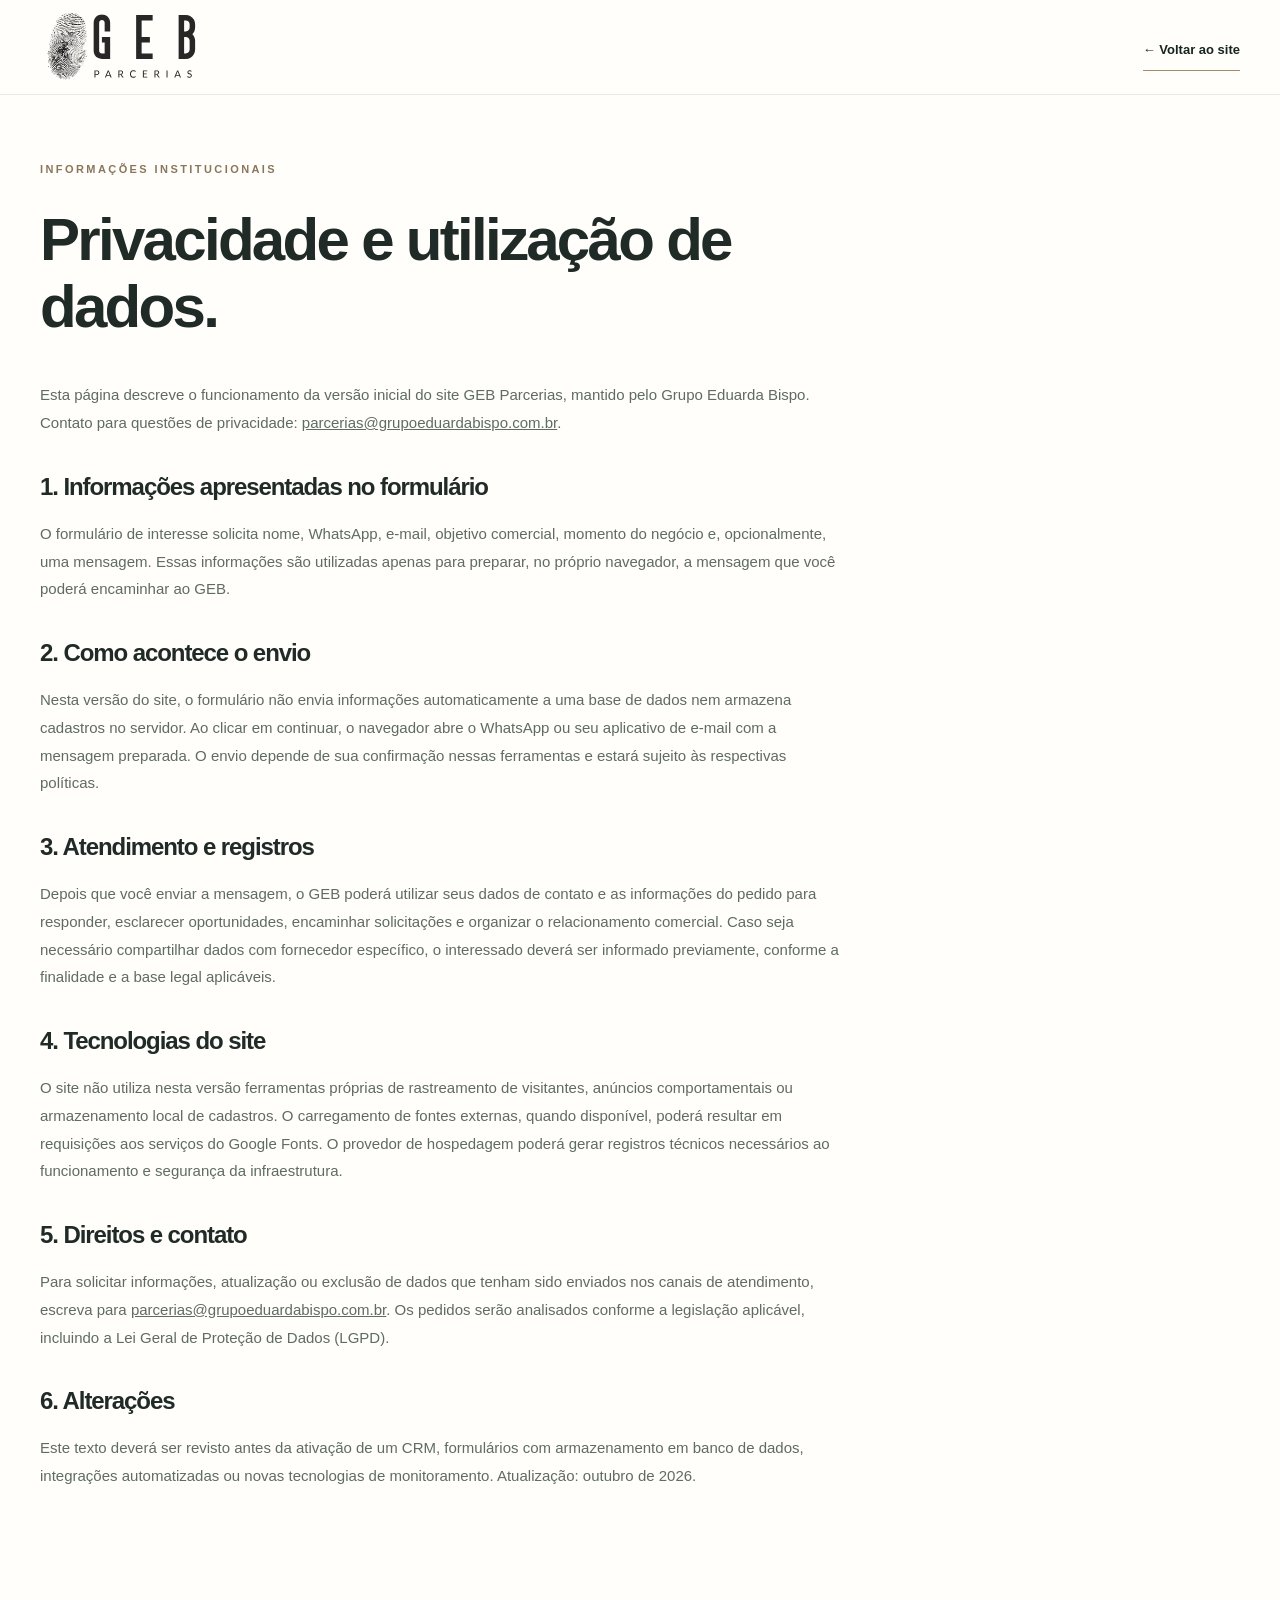
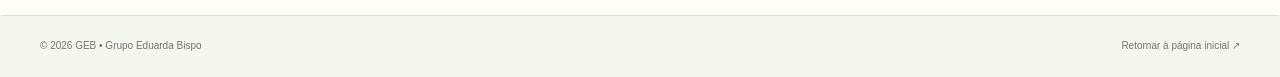
<file: privacidade.html>
<!doctype html><html lang="pt-BR"><head><meta charset="utf-8"><meta name="viewport" content="width=device-width,initial-scale=1"><meta name="description" content="Informações sobre o tratamento de dados no site GEB Parcerias."><meta name="theme-color" content="#182522"><link rel="icon" href="assets/favicon.png" type="image/png"><link rel="stylesheet" href="styles.css"><title>Privacidade | GEB Parcerias</title></head><body><a class="skip-link" href="#conteudo">Pular para o conteúdo</a><header class="header"><div class="wrap navbar"><a class="brand" href="index.html" aria-label="Voltar ao início do GEB Parcerias"><img src="assets/geb-parcerias.svg" alt="GEB Parcerias" width="176" height="88"></a><a class="text-link" href="index.html">← Voltar ao site</a></div></header><main id="conteudo" class="legal"><div class="wrap"><p class="section-kicker">INFORMAÇÕES INSTITUCIONAIS</p><h1>Privacidade e utilização de dados.</h1><div class="legal-content"><p>Esta página descreve o funcionamento da versão inicial do site GEB Parcerias, mantido pelo Grupo Eduarda Bispo. Contato para questões de privacidade: <a href="mailto:parcerias@grupoeduardabispo.com.br">parcerias@grupoeduardabispo.com.br</a>.</p><h2>1. Informações apresentadas no formulário</h2><p>O formulário de interesse solicita nome, WhatsApp, e-mail, objetivo comercial, momento do negócio e, opcionalmente, uma mensagem. Essas informações são utilizadas apenas para preparar, no próprio navegador, a mensagem que você poderá encaminhar ao GEB.</p><h2>2. Como acontece o envio</h2><p>Nesta versão do site, o formulário não envia informações automaticamente a uma base de dados nem armazena cadastros no servidor. Ao clicar em continuar, o navegador abre o WhatsApp ou seu aplicativo de e-mail com a mensagem preparada. O envio depende de sua confirmação nessas ferramentas e estará sujeito às respectivas políticas.</p><h2>3. Atendimento e registros</h2><p>Depois que você enviar a mensagem, o GEB poderá utilizar seus dados de contato e as informações do pedido para responder, esclarecer oportunidades, encaminhar solicitações e organizar o relacionamento comercial. Caso seja necessário compartilhar dados com fornecedor específico, o interessado deverá ser informado previamente, conforme a finalidade e a base legal aplicáveis.</p><h2>4. Tecnologias do site</h2><p>O site não utiliza nesta versão ferramentas próprias de rastreamento de visitantes, anúncios comportamentais ou armazenamento local de cadastros. O carregamento de fontes externas, quando disponível, poderá resultar em requisições aos serviços do Google Fonts. O provedor de hospedagem poderá gerar registros técnicos necessários ao funcionamento e segurança da infraestrutura.</p><h2>5. Direitos e contato</h2><p>Para solicitar informações, atualização ou exclusão de dados que tenham sido enviados nos canais de atendimento, escreva para <a href="mailto:parcerias@grupoeduardabispo.com.br">parcerias@grupoeduardabispo.com.br</a>. Os pedidos serão analisados conforme a legislação aplicável, incluindo a Lei Geral de Proteção de Dados (LGPD).</p><h2>6. Alterações</h2><p>Este texto deverá ser revisto antes da ativação de um CRM, formulários com armazenamento em banco de dados, integrações automatizadas ou novas tecnologias de monitoramento. Atualização: outubro de 2026.</p></div></div></main><footer class="footer"><div class="wrap footer-bottom"><span>© 2026 GEB • Grupo Eduarda Bispo</span><a href="index.html">Retornar à página inicial ↗</a></div></footer></body></html>
</file>
<file: styles.css>
:root{--ink:#202a27;--deep:#172520;--deep2:#223631;--gold:#d3b98a;--gold2:#eadbc0;--cream:#f7f5ef;--paper:#fffefa;--sage:#ebeee8;--line:#deded6;--mute:#69726d;--heading:'Manrope','Segoe UI',Arial,sans-serif;--body:'DM Sans',Arial,sans-serif;--ease:cubic-bezier(.22,1,.36,1)}
*{box-sizing:border-box}html{scroll-behavior:smooth;scroll-padding-top:92px}body{margin:0;background:var(--paper);color:var(--ink);font-family:var(--body);-webkit-font-smoothing:antialiased;line-height:1.5}body.dialog-open{overflow:hidden}button,input,select,textarea{font:inherit}button{cursor:pointer}a{color:inherit;text-decoration:none}img{display:block;max-width:100%}h1,h2,h3,h4,p{margin-top:0}h1,h2,h3,h4{font-family:var(--heading);line-height:1.13;letter-spacing:-.045em}h2 em,h3 em,h1 em{font-style:normal;font-weight:500;color:#a5815a}h1 em{color:var(--gold2)}.wrap{max-width:1276px;margin-inline:auto;padding-inline:38px}.skip-link{position:absolute;top:-120px;left:20px;background:white;padding:13px;z-index:999}.skip-link:focus{top:10px}a:focus-visible,button:focus-visible,summary:focus-visible,input:focus-visible,select:focus-visible,textarea:focus-visible{outline:3px solid #a98048;outline-offset:4px}
.top-line{height:35px;background:#edf0eb;color:#34453f;border-bottom:1px solid #e2e6df;font-size:10px;letter-spacing:.16em;font-weight:800}.topline-inner{display:flex;justify-content:space-between;align-items:center;height:100%}.topline-inner>span{display:flex;align-items:center;gap:10px}.topline-inner a{font-size:11px;letter-spacing:.02em;font-weight:600}.topline-inner a span{margin-left:7px}.brand-mark{width:7px;height:7px;background:#9d7750;transform:rotate(45deg);display:inline-block}.header{position:sticky;top:0;z-index:20;background:rgba(255,254,250,.97);backdrop-filter:blur(12px);border-bottom:1px solid #e8e9e5}.navbar{height:94px;display:flex;align-items:center;justify-content:space-between;gap:30px}.brand{width:165px;height:81px;display:flex;align-items:center;justify-content:center;flex-shrink:0}.brand img{width:160px;height:80px;object-fit:contain}.nav{display:flex;align-items:center;gap:33px;font-size:13px;font-weight:700}.nav>a:not(.nav-contact){transition:color .2s}.nav>a:hover{color:#a77d51}.nav-contact{background:var(--deep);color:#fff;padding:15px 20px;min-width:160px;display:flex;gap:22px;align-items:center;justify-content:space-between;transition:background .2s}.nav-contact:hover{background:#30483d}.menu-button{display:none;background:none;border:0;padding:12px}
.hero{background:var(--deep);color:white;position:relative;overflow:hidden}.hero-grid-lines{position:absolute;inset:0;opacity:.11;background-image:linear-gradient(90deg,rgba(255,255,255,.3) 1px,transparent 1px),linear-gradient(rgba(255,255,255,.3) 1px,transparent 1px);background-size:104px 104px;mask-image:linear-gradient(90deg,transparent 1%,black 75%);pointer-events:none}.hero-layout{display:grid;grid-template-columns:1.05fr .95fr;gap:3.5%;align-items:center;min-height:630px;padding-block:65px 66px;position:relative}.hero-main{max-width:660px;position:relative;z-index:1}.eyebrow,.section-kicker{font-size:11px;letter-spacing:.22em;font-weight:800;display:flex;align-items:center;gap:14px}.hero-eyebrow{color:var(--gold);margin-bottom:34px}.eyebrow-rule{width:33px;height:1px;background:var(--gold)}.hero h1{font-size:clamp(49px,5.2vw,76px);font-weight:600;letter-spacing:-.065em;line-height:1.055;margin-bottom:26px}.hero-subtitle{font-size:18px;line-height:1.7;max-width:570px;color:#cbd4cd}.hero-buttons{display:flex;gap:12px;flex-wrap:wrap;margin-top:32px}.btn{border:1px solid transparent;border-radius:0;padding:16px 20px;min-height:54px;font-size:13px;font-weight:800;display:inline-flex;align-items:center;justify-content:space-between;gap:35px;transition:transform .25s var(--ease),background .25s,color .25s;white-space:nowrap}.btn:hover,.card-action:hover{transform:translateY(-2px)}.btn-gold{background:var(--gold);color:var(--deep)}.btn-gold:hover{background:#e7cba2}.btn-outline{color:white;background:transparent;border-color:#7c8982}.btn-outline:hover{border-color:white}.hero-note{display:flex;gap:12px;font-size:12px;color:#adbab3;margin-top:49px;align-items:center}.note-symbol{font-size:20px;color:var(--gold)}.hero-art{height:480px;position:relative;border:1px solid rgba(239,223,191,.3);background:linear-gradient(145deg,rgba(41,63,55,.7),rgba(20,38,32,.62));overflow:hidden;isolation:isolate}.art-index,.art-foot{position:absolute;left:26px;right:26px;display:flex;justify-content:space-between;font-size:9px;letter-spacing:.16em;font-weight:800;color:#c2c6b7;z-index:3}.art-index{top:27px}.art-foot{bottom:28px;border-top:1px solid #65756c;padding-top:17px}.art-foot span:last-child{color:var(--gold);font-size:20px}.orbit{position:absolute;width:375px;height:375px;border:1px solid rgba(207,187,149,.34);border-radius:50%;top:51%;left:50%;transform:translate(-50%,-50%)}.orbit-2{width:285px;height:285px}.orbit-3{width:455px;height:455px;border-style:dashed;opacity:.4}.art-center{position:absolute;top:51%;left:50%;transform:translate(-50%,-50%);border-radius:50%;width:190px;height:190px;background:#d3b98a;color:#1b2b25;display:flex;flex-direction:column;align-items:center;justify-content:center;gap:8px;text-align:center;font-family:var(--heading);font-size:15px;letter-spacing:.04em;line-height:1.55;font-weight:800;z-index:2;box-shadow:0 0 0 12px rgba(211,185,138,.055)}.art-cross{font-size:38px;line-height:1}.art-pointer{position:absolute;z-index:2;font-size:10px;letter-spacing:.14em;font-weight:800;padding:9px 12px;background:#263e34;border:1px solid #788679;color:#e4e4d6;display:flex;align-items:center;gap:8px;white-space:nowrap}.art-pointer-a{top:100px;left:30px}.art-pointer-b{right:14px;top:235px}.art-pointer-c{bottom:89px;left:34px}.dot{display:inline-block;border-radius:50%;background:var(--gold);width:7px;height:7px}.hero-bottom{position:relative;border-top:1px solid #40564b}.hero-bottom-inner{display:flex;justify-content:space-between;align-items:center;min-height:57px;font-size:10px;letter-spacing:.17em;font-weight:700;color:#abb8ae;gap:18px}.hero-bottom-inner i{display:inline-block;height:3px;width:3px;background:var(--gold);vertical-align:middle;margin:0 13px}.hero-bottom-arrow{color:var(--gold)}
.section{padding-block:112px}.section-kicker{margin-bottom:28px;color:#8a775b}.section-kicker span{font-family:var(--heading);font-size:11px;border:1px solid #baac95;padding:7px 9px;letter-spacing:0;color:#937a5c}.intro{background:var(--paper)}.intro-grid{display:grid;grid-template-columns:1.15fr .75fr;gap:12%;align-items:start}.intro h2,.section-heading h2,.criteria h2,.questions h2{font-size:clamp(35px,3.7vw,54px);font-weight:600;margin:0}.intro-right{padding-top:59px}.intro-right p{font-size:16px;line-height:1.9;color:#58655e;margin-bottom:17px}.text-link{display:inline-flex;align-items:center;gap:24px;border-bottom:1px solid #a68b68;padding-bottom:10px;margin-top:17px;font-size:13px;font-weight:800;color:var(--deep)}.value-strip{display:grid;grid-template-columns:repeat(3,1fr);margin-top:90px}.value-strip>div{border-top:1px solid #bbc2b7;border-bottom:1px solid #bbc2b7;border-right:1px solid #bbc2b7;padding:28px 30px 30px;display:grid;gap:5px}.value-strip>div:first-child{border-left:1px solid #bbc2b7}.value-num{color:#9b8e7c;font-size:12px;font-weight:700;letter-spacing:.12em}.value-strip strong{font-family:var(--heading);font-size:25px;letter-spacing:-.04em}.value-strip>div>span:last-child{color:#69766e;font-size:13px}
.opportunities{background:#f1f1ec;border-top:1px solid #e9e9e3}.section-heading{display:flex;align-items:flex-end;justify-content:space-between;gap:40px;margin-bottom:40px}.section-heading>p{color:#5d6862;font-size:15px;line-height:1.8;max-width:360px;margin-bottom:0}.filter-row{display:flex;justify-content:space-between;align-items:center;gap:18px;margin-bottom:24px}.filter-label{font-size:11px;letter-spacing:.14em;color:#67736b;font-weight:800}.filter-buttons{display:flex;flex-wrap:wrap;gap:7px}.filter{background:transparent;border:1px solid #cfd3c9;color:#48554d;font-size:12px;font-weight:700;padding:10px 17px;min-height:40px;transition:background .2s,border-color .2s,color .2s}.filter:hover{background:#e7e9e3}.filter.active{color:white;background:var(--deep);border-color:var(--deep)}.filter span{margin-left:10px;color:var(--gold)}.offers-grid{display:grid;grid-template-columns:repeat(12,minmax(0,1fr));gap:16px}.offer-card{padding:32px;background:var(--paper);border:1px solid #dce0d6;display:flex;flex-direction:column;min-width:0;transition:box-shadow .2s}.offer-card:hover{box-shadow:0 13px 38px rgba(30,48,39,.06)}.offer-card[hidden]{display:none!important}.offer-large{grid-column:span 7;min-height:474px}.offer-compact{grid-column:span 5;background:#283d33;color:#fff;border-color:#283d33}.offer-wide{grid-column:span 12;background:#e5e8df;min-height:510px}.offer-half{grid-column:span 6;min-height:470px}.card-top{display:flex;justify-content:space-between;gap:13px;align-items:start;padding-bottom:22px;border-bottom:1px solid rgba(84,104,89,.19);font-size:10px;letter-spacing:.11em;font-weight:800}.offer-compact .card-top{border-color:#536558;color:#d2ddce}.offer-number{color:#896c4c}.offer-compact .offer-number{color:#d9c498}.offer-type{color:#6c776d;text-align:right}.offer-compact .offer-type{color:#c0c9b9}.card-layout{display:grid;grid-template-columns:1.5fr .76fr;gap:30px;flex:1}.card-copy{display:flex;flex-direction:column}.card-glyph{font-family:Georgia,serif;font-size:42px;line-height:1;margin-top:30px;margin-bottom:25px;color:#ad8a60}.card-copy h3,.offer-half h3,.wide-heading h3{font-size:clamp(25px,2.5vw,34px);font-weight:650;line-height:1.19}.card-copy p,.offer-half>p{font-size:14px;line-height:1.85;color:#5e6c63}.card-facts{display:flex;flex-wrap:wrap;gap:6px;margin-top:auto;padding-top:12px}.card-facts span{border:1px solid #d8dbd3;padding:7px 9px;font-size:10px;color:#5e6b62;font-weight:700}.offer-aside{border-left:1px solid #d9ded7;padding-left:24px;margin-top:25px;display:flex;flex-direction:column;align-items:flex-start}.aside-label{font-size:10px;color:#7f796b;letter-spacing:.13em;font-weight:800;margin-bottom:15px}.price-line{font-family:var(--heading);font-size:clamp(25px,2.5vw,35px);line-height:1.2;font-weight:700;letter-spacing:-.06em;white-space:nowrap}.price-line small{font-family:var(--body);font-size:13px;letter-spacing:0;font-weight:500}.aside-separator{margin:4px 0;font-size:12px;color:#768277}.price-secondary{color:#8c704f}.offer-aside>p{font-size:11px;color:#667269;line-height:1.7;margin-top:20px;margin-bottom:auto}.card-action{border:0;border-top:1px solid #a1b2a5;background:transparent;text-align:left;width:100%;padding:17px 0 3px;font-size:12px;display:flex;justify-content:space-between;align-items:center;font-weight:800;gap:12px;color:var(--deep);margin-top:26px;transition:transform .2s var(--ease)}.card-action span{font-size:18px;color:#b28d58}.offer-compact .compact-body{display:flex;flex-direction:column;flex:1}.glyph-light{color:var(--gold)}.offer-compact h3{font-size:clamp(27px,2.8vw,37px);font-weight:600;max-width:400px;margin-bottom:21px}.offer-compact p{font-size:14px;line-height:1.85;color:#ced8d0}.inline-benefit{border-top:1px solid #637166;padding:24px 0 0;margin-top:auto;display:flex;flex-direction:column;gap:8px}.inline-benefit strong{color:var(--gold2);font-size:16px;font-family:var(--heading)}.inline-benefit span{color:#d3d9d1;font-size:12px}.card-action-light{color:white;border-color:#9aa99b}.offer-wide .wide-heading{display:grid;grid-template-columns:1.25fr .7fr;gap:50px;align-items:end;margin-bottom:25px}.wide-heading .card-glyph{margin-bottom:10px}.wide-heading h3{font-size:clamp(31px,3.3vw,46px);margin-bottom:0}.wide-heading>p{font-size:14px;line-height:1.85;color:#5c6d60;margin:0 0 5px}.dual-path{display:grid;grid-template-columns:1fr 1fr;gap:13px}.path{border:1px solid #becabe;padding:23px 25px;background:#f7f8f3}.path>span{font-size:10px;color:#987a52;font-weight:800;letter-spacing:.11em}.path h4{font-size:22px;margin-top:16px;margin-bottom:10px}.path p{font-size:13px;color:#58695f;line-height:1.8;margin-bottom:0}.wide-footer{display:flex;gap:36px;justify-content:space-between;align-items:flex-end;padding-top:19px}.wide-footer p{font-size:12px;line-height:1.8;color:#59665d;max-width:670px;margin:0}.wide-footer .card-action{max-width:255px;flex-shrink:0;margin-top:0}.offer-half>p{max-width:510px}.offer-half .card-glyph{margin-bottom:20px}.offer-half .offer-foot{margin-top:auto;border-top:1px solid #d8ddd5;padding-top:20px;display:flex;justify-content:space-between;gap:15px;align-items:end}.offer-foot>span{max-width:230px;display:flex;flex-direction:column;gap:7px}.offer-foot strong{font-size:13px}.offer-foot small{font-size:11px;line-height:1.6;color:#7a837a}.offer-foot .card-action{max-width:205px;margin:0;align-self:end}.offer-health{background:#fbf8f1}.offers-disclaimer{max-width:800px;margin:24px 0 0;font-size:11px;line-height:1.8;color:#6c756e}
.statement{background:var(--deep);color:#f4f0e7;padding:100px 0 84px;position:relative;overflow:hidden}.statement:after{content:'✳';position:absolute;right:-5%;top:-55%;font-size:600px;color:rgba(224,203,157,.04);font-family:Georgia,serif;pointer-events:none}.statement .section-kicker{color:var(--gold)}.statement h2{font-weight:550;font-size:clamp(39px,5vw,72px);line-height:1.16;max-width:1000px;letter-spacing:-.06em;margin:18px 0 72px}.statement h2 em{color:var(--gold)}.statement-bottom{border-top:1px solid #526459;padding-top:24px;display:flex;align-items:start;justify-content:space-between;gap:22px}.statement-bottom span{font-size:10px;letter-spacing:.15em;font-weight:800;color:var(--gold)}.statement-bottom p{font-size:15px;line-height:1.8;color:#bec8be;max-width:500px;margin:0}
.process{background:#fffefa}.process-grid{display:grid;grid-template-columns:repeat(4,1fr);border:1px solid #d9ded6}.process-step{padding:29px 25px 35px;border-right:1px solid #d9ded6}.process-step:last-child{border:0}.step-index{font-size:11px;color:#a08362;font-weight:800;letter-spacing:.1em}.step-icon{font-size:48px;font-family:Georgia,serif;color:#a48761;height:99px;padding-top:31px}.process-step h3{font-size:20px;letter-spacing:-.035em;margin-bottom:14px}.process-step p{font-size:13px;color:#67726b;line-height:1.8;margin-bottom:0}
.criteria{padding:105px 0;background:#edf0e9}.criteria-grid{display:grid;grid-template-columns:.85fr 1fr;gap:13%;align-items:start}.criteria h2{margin-bottom:26px}.criteria-grid>div:first-child>p:not(.section-kicker){max-width:470px;font-size:15px;line-height:1.85;color:#67746b;margin-bottom:28px}.btn-dark{background:var(--deep);color:#fff}.btn-dark:hover{background:#2e4337}.criteria-list{border-top:1px solid #b9c4b7}.criteria-list>div{display:grid;grid-template-columns:55px 1fr;gap:14px;padding:24px 0 24px;border-bottom:1px solid #b9c4b7}.criteria-list>div>span{font-size:13px;color:#a2865e;font-weight:800}.criteria-list h3{font-size:19px;margin-bottom:8px}.criteria-list p{color:#647166;line-height:1.75;font-size:13px;max-width:430px;margin:0}
.questions{background:var(--paper)}.questions-layout{display:grid;grid-template-columns:.8fr 1fr;gap:12%}.questions-support{font-size:15px;line-height:1.8;color:#66736a;max-width:300px;margin-top:32px}.faq-list{border-top:1px solid #ccd1c9}.faq-list details{border-bottom:1px solid #ccd1c9;padding:0 0}.faq-list summary{list-style:none;display:flex;justify-content:space-between;align-items:start;gap:20px;padding:22px 0;font-weight:800;font-size:16px;cursor:pointer}.faq-list summary::-webkit-details-marker{display:none}.faq-list summary:after{content:'+';font-size:24px;font-weight:400;color:#a38760;line-height:1}.faq-list details[open] summary:after{content:'−'}.faq-list details p{font-size:14px;line-height:1.85;color:#66736b;max-width:570px;padding:0 32px 20px 0;margin:0}
.contact{background:#1b3029;color:#fff;overflow:hidden}.contact-grid{display:grid;grid-template-columns:1.4fr .6fr;gap:50px;min-height:510px;padding-block:76px;align-items:center}.kicker-light{color:var(--gold)}.contact h2{font-size:clamp(39px,4.2vw,62px);line-height:1.16;font-weight:600;max-width:770px;margin:0 0 26px}.contact h2 em{color:var(--gold)}.contact p:not(.section-kicker){color:#c3d0c4;line-height:1.8;max-width:650px}.contact-actions{display:flex;align-items:center;flex-wrap:wrap;gap:26px;margin-top:34px}.contact-email{border-bottom:1px solid #a6b8a6;padding-bottom:7px;font-size:13px;font-weight:600;color:#e5e9e0}.contact-emblem{height:280px;position:relative;display:grid;place-items:center}.contact-emblem-ring{position:absolute;border-radius:50%;border:1px solid #8b9780;width:220px;height:220px}.contact-emblem .ring-b{width:274px;height:274px;border-style:dashed;opacity:.4}.contact-emblem-letter{font-size:139px;font-weight:500;font-family:var(--heading);color:var(--gold);line-height:1;letter-spacing:-.08em}.emblem-small{position:absolute;bottom:54px;font-size:10px;letter-spacing:.3em;color:#b8c1ae;font-weight:800}.footer{background:#f6f6f1}.footer-main{padding-top:48px;padding-bottom:47px;display:grid;grid-template-columns:1.8fr .75fr 1fr;gap:50px}.footer-brand{display:block;width:180px}.footer-main>div:first-child p{max-width:310px;font-size:13px;line-height:1.7;color:#69746c}.footer-main>div:not(:first-child){display:flex;flex-direction:column;align-items:start;gap:11px;font-size:12px;color:#627067}.footer-main strong{margin-bottom:7px;color:#283a2f;font-size:12px}.footer-main a:hover{text-decoration:underline}.footer-bottom{display:flex;justify-content:space-between;gap:18px;border-top:1px solid #d6ddd3;padding-top:22px;padding-bottom:24px;font-size:10px;color:#6f796f}
.lead-dialog{padding:0;border:1px solid #c7d1c7;box-shadow:0 20px 80px rgba(7,24,17,.3);width:min(680px,calc(100% - 26px));max-height:min(92dvh,900px);overflow:auto;background:var(--paper);color:var(--deep);border-radius:0}.lead-dialog::backdrop{background:rgba(15,33,26,.78);backdrop-filter:blur(4px)}.lead-dialog form{padding:29px 34px 33px}.dialog-head{display:flex;gap:17px;align-items:start;justify-content:space-between}.dialog-eyebrow{font-size:10px;font-weight:800;letter-spacing:.15em;color:#9b7f5c}.dialog-head h2{font-size:clamp(24px,3vw,32px);line-height:1.18;max-width:490px;margin:12px 0 10px}.close-dialog{border:1px solid #d6dbd3;background:transparent;font-size:26px;line-height:1;padding:2px 9px}.dialog-copy{font-size:13px;line-height:1.7;color:#6e7970;margin-bottom:22px}.form-fields{display:grid;grid-template-columns:repeat(2,1fr);gap:14px}.field{display:flex;flex-direction:column;gap:7px}.field.full{grid-column:1/-1}.field span{font-size:12px;font-weight:800}.field span strong{color:#b78555}.field small{font-weight:400;color:#68746a}.field input,.field select,.field textarea{border:1px solid #cbd4ca;background:#fff;padding:11px 12px;width:100%;font-size:13px;outline-offset:1px;min-height:44px;border-radius:0;color:#27332c}.field textarea{resize:vertical;min-height:68px}.field input::placeholder,.field textarea::placeholder{color:#8c978e}.privacy-note{background:#eef1eb;padding:13px;margin-top:18px;display:flex;gap:11px;align-items:start}.privacy-note>span{color:#7d8b7e}.privacy-note p{font-size:11px;line-height:1.65;color:#57675c;margin:0}.privacy-note a{border-bottom:1px solid #798b7d}.form-feedback{color:#a53522;font-size:12px;min-height:20px;margin:12px 0 4px}.dialog-buttons{display:flex;flex-wrap:wrap;gap:9px}.dialog-buttons>.btn{flex:1;justify-content:center;gap:14px}.btn-mail{background:transparent;color:var(--deep);border-color:#7c8e7f}.btn-mail:hover{background:#e5ebe2}
.legal{background:#fffefa;padding:66px 0 110px}.legal h1{font-size:clamp(36px,5vw,60px);max-width:810px}.legal-content{max-width:800px}.legal-content h2{font-size:24px;margin-top:36px}.legal-content p,.legal-content li{font-size:15px;color:#5f6b63;line-height:1.85}.legal-content a{text-decoration:underline}
@media(min-width:1350px){.hero-layout{min-height:670px}}@media(max-width:1110px){.wrap{padding-inline:28px}.hero-layout{gap:25px;min-height:600px}.hero h1{font-size:clamp(48px,5.3vw,61px)}.hero-art{height:410px}.orbit{width:330px;height:330px}.orbit-2{width:240px;height:240px}.orbit-3{width:390px;height:390px}.art-center{width:160px;height:160px}.card-layout{grid-template-columns:1fr}.offer-large,.offer-compact{min-height:530px}.offer-aside{margin-top:10px;padding-left:0;border-left:0;border-top:1px solid #d9ded7;padding-top:17px;display:grid;grid-template-columns:1fr 1fr;gap:5px;align-items:center}.offer-aside .aside-label{grid-column:1/-1;margin-bottom:0}.offer-aside .aside-separator{display:none}.offer-aside>p{grid-column:1/-1}.offer-aside .card-action{grid-column:1/-1}.wide-heading{gap:25px}.offer-foot{flex-wrap:wrap}.offer-foot .card-action{max-width:100%}.criteria-grid{gap:7%}}
@media(max-width:820px){.topline-inner>a{display:none}.navbar{height:82px}.brand{height:70px;width:148px}.brand img{width:145px;height:74px}.menu-button{display:flex;flex-direction:column;gap:5px}.menu-button span{width:23px;height:2px;background:#24362c;display:block}.nav{display:none;position:absolute;left:0;right:0;top:100%;padding:22px 28px 28px;flex-direction:column;align-items:stretch;gap:19px;background:#fffefa;box-shadow:0 22px 24px rgba(16,36,26,.12)}.nav.open{display:flex}.nav-contact{max-width:260px}.hero-layout{display:block;padding-block:78px 45px}.hero-main{max-width:690px}.hero h1{font-size:clamp(47px,7vw,71px)}.hero-art{display:none}.hero-bottom-inner{font-size:9px}.hero-bottom-inner>span:first-child{display:none}.intro-grid{grid-template-columns:1fr;gap:25px}.intro-right{padding-top:0;max-width:650px}.value-strip{margin-top:55px}.offer-large,.offer-compact,.offer-wide,.offer-half{grid-column:span 12;min-height:0}.card-layout{grid-template-columns:1.3fr 1fr}.offer-aside{display:flex;align-items:flex-start;padding:23px 0 0 24px;border-top:0;border-left:1px solid #d9ded7;margin-top:22px}.offer-wide .wide-heading{grid-template-columns:1fr}.offer-half .offer-foot{flex-wrap:nowrap}.section{padding-block:80px}.statement{padding-block:75px}.process-grid{grid-template-columns:1fr 1fr}.process-step:nth-child(2){border-right:0}.process-step:nth-child(-n+2){border-bottom:1px solid #d9ded6}.criteria-grid,.questions-layout{grid-template-columns:1fr;gap:40px}.contact-grid{grid-template-columns:1fr;min-height:0}.contact-emblem{display:none}.footer-main{grid-template-columns:1.5fr 1fr}.footer-main>div:last-child{grid-column:1/-1}.section-heading{align-items:start;flex-direction:column;gap:16px}.section-heading>p{max-width:580px}.filter-row{align-items:start;flex-direction:column}}
@media(max-width:580px){.wrap{padding-inline:20px}.top-line{height:29px;font-size:9px}.navbar{height:75px}.hero-layout{padding-block:65px 45px}.hero h1{font-size:clamp(41px,10vw,57px);letter-spacing:-.062em}.hero-subtitle{font-size:15px;line-height:1.8}.hero-eyebrow{margin-bottom:24px}.hero-buttons{display:flex;flex-direction:column;align-items:stretch}.btn{justify-content:space-between}.hero-note{margin-top:31px;line-height:1.7}.hero-bottom-inner{min-height:52px}.hero-bottom-arrow{display:none}.section{padding-block:70px}.section-kicker{font-size:9px;letter-spacing:.15em}.intro h2,.section-heading h2,.criteria h2,.questions h2{font-size:34px}.intro-right p{font-size:14px}.value-strip{grid-template-columns:1fr;margin-top:42px}.value-strip>div{border-right:1px solid #bbc2b7;border-left:1px solid #bbc2b7;border-bottom:0;padding:18px 22px}.value-strip>div:last-child{border-bottom:1px solid #bbc2b7}.value-strip strong{font-size:22px}.filter-buttons{width:100%;gap:6px}.filter{font-size:11px;padding:10px 12px}.offers-grid{gap:12px}.offer-card{padding:22px}.card-top{gap:7px;font-size:9px;line-height:1.6}.offer-type{max-width:110px}.card-layout{display:flex;flex-direction:column;gap:0}.card-glyph{margin-top:23px;margin-bottom:16px}.card-copy h3,.offer-half h3,.wide-heading h3{font-size:27px}.offer-aside{border-left:0;border-top:1px solid #d9ded7;padding:17px 0 0;margin:22px 0 0}.price-line{font-size:31px}.offer-compact h3{font-size:29px}.wide-heading h3{font-size:31px}.offer-wide .wide-heading{gap:12px}.dual-path{grid-template-columns:1fr}.path{padding:20px}.wide-footer{display:block}.wide-footer .card-action{max-width:none;margin-top:18px}.offer-half .offer-foot{display:block}.offer-foot .card-action{margin-top:18px;max-width:none}.statement h2{font-size:39px;margin-bottom:45px}.statement-bottom{display:block}.statement-bottom p{margin-top:18px;font-size:13px}.process-grid{grid-template-columns:1fr}.process-step{border-right:0!important;border-bottom:1px solid #d9ded6;padding:22px}.process-step:last-child{border-bottom:0}.step-icon{height:75px;padding-top:18px}.criteria-list>div{grid-template-columns:35px 1fr}.contact h2{font-size:38px}.contact-actions{align-items:stretch;flex-direction:column}.footer-main{grid-template-columns:1fr;gap:23px}.footer-main>div:last-child{grid-column:auto}.footer-bottom{flex-direction:column}.lead-dialog form{padding:20px 19px 24px}.form-fields{grid-template-columns:1fr}.field.full{grid-column:1}.dialog-buttons{flex-direction:column}.dialog-head h2{font-size:25px}.faq-list summary{font-size:14px}}
@media(prefers-reduced-motion:reduce){html{scroll-behavior:auto}*,*:before,*:after{animation-duration:.01ms!important;transition-duration:.01ms!important}}
</file>
<file: lp.css>
/* Landing pages — GEB Parcerias; complementa styles.css sem alterar a home */
.lp-subnav{display:flex;align-items:center;gap:22px;font-size:12px;font-weight:750}.lp-subnav a:hover{text-decoration:underline}.lp-subnav .lp-subnav-cta{background:var(--deep);color:#fff;padding:13px 18px}
.lp-hero{background:var(--deep);color:#fff;position:relative;overflow:hidden;padding:100px 0 94px}.lp-hero:after{content:"✳";position:absolute;font-size:480px;right:-100px;top:-200px;color:rgba(211,185,138,.055);line-height:1;pointer-events:none}.lp-hero .wrap{position:relative;z-index:1}.lp-hero .section-kicker{color:var(--gold)}.lp-hero h1{font-size:clamp(40px,5.6vw,76px);font-weight:600;max-width:940px;margin:27px 0}.lp-hero p.lp-lead{color:#d3dfd4;font-size:clamp(16px,2vw,20px);max-width:780px;line-height:1.8}.lp-btnrow{display:flex;flex-wrap:wrap;gap:14px;margin-top:35px}.lp-btn-secondary{border:1px solid #6e897a;color:#fff;padding:15px 20px;font-weight:700;font-size:13px}.lp-eyelash{border-top:1px solid rgba(230,214,181,.28);padding-top:20px;margin-top:65px;color:#d7c5a2;font-size:11px;letter-spacing:.13em;font-weight:800}.lp-section{padding:86px 0}.lp-section.alt{background:#f1f2ed}.lp-grid{display:grid;grid-template-columns:.8fr 1.2fr;gap:10%;align-items:start}.lp-grid h2,.lp-section h2{font-size:clamp(32px,3.6vw,50px);max-width:690px;margin:0 0 20px}.lp-grid p,.lp-intro-p{color:#5d6c62;line-height:1.9;font-size:16px}.lp-label{display:block;color:#a1835b;font-size:11px;letter-spacing:.18em;font-weight:800;margin-bottom:15px}.lp-cards{display:grid;grid-template-columns:repeat(2,minmax(0,1fr));gap:14px;margin-top:38px}.lp-card{background:var(--paper);border:1px solid #dce1d8;padding:30px;min-height:200px}.lp-card span{font-size:13px;color:#a68a62;letter-spacing:.08em;font-weight:800}.lp-card h3{font-size:22px;letter-spacing:-.04em;margin:16px 0 11px}.lp-card p{font-size:14px;line-height:1.85;color:#667369;margin:0}.lp-steps{display:grid;grid-template-columns:repeat(3,minmax(0,1fr));gap:15px;margin-top:32px}.lp-steps.four{grid-template-columns:repeat(4,minmax(0,1fr))}.lp-step{border-top:2px solid #b89d74;padding:22px 18px;background:#f5f6f0}.lp-step strong{font-family:var(--heading);display:block;font-size:19px;margin:10px 0}.lp-step span{font-size:12px;color:#9a7952;font-weight:800}.lp-step p{font-size:13px;line-height:1.8;color:#657267}.lp-feature{display:flex;justify-content:space-between;align-items:center;gap:38px;border:1px solid #cbd5c8;background:#e8ede5;padding:28px 34px;margin-top:28px}.lp-feature h3{font-size:26px}.lp-feature p{color:#5d6c62;font-size:14px;line-height:1.8;max-width:720px}.lp-inline-link{flex-shrink:0;color:var(--deep);font-weight:800;font-size:13px;border-bottom:1px solid #8f7956;padding-bottom:9px}.lp-two{display:grid;grid-template-columns:1fr 1fr;gap:16px;margin:33px 0}.lp-two article{border:1px solid #d5ddd2;padding:30px;background:#fffdfa}.lp-two h3{font-size:25px}.lp-two p{font-size:14px;line-height:1.88;color:#5e6b62}.lp-faq{max-width:970px;margin:33px 0 0}.lp-faq details{border-bottom:1px solid #cdd5cc}.lp-faq details:first-child{border-top:1px solid #cdd5cc}.lp-faq summary{cursor:pointer;padding:21px 0;font-size:16px;font-weight:750}.lp-faq p{font-size:14px;line-height:1.8;color:#657267;padding:0 10px 18px;margin:0}.lp-contact{background:#20372e;color:#fff;padding:78px 0}.lp-contact h2{font-size:clamp(35px,4.4vw,56px);max-width:800px;color:#fff}.lp-contact p{font-size:15px;color:#cbd8cd;line-height:1.85;max-width:820px}.lp-smallnote{font-size:12px!important;line-height:1.8;color:#7a8679}.lp-contact .lp-smallnote{color:#b8c7ba;max-width:850px;margin-top:25px}.lp-health-flow{padding:30px;margin:34px 0;background:#20372e;color:#fff}.lp-health-flow h3{font-size:28px}.lp-flow-grid{display:grid;grid-template-columns:repeat(4,minmax(0,1fr));gap:14px}.lp-flow-grid>div{border-top:1px solid #74887d;padding-top:16px}.lp-flow-grid span{font-size:12px;color:var(--gold);font-weight:800}.lp-flow-grid strong{display:block;margin-top:10px;font-size:15px}.lp-flow-grid p{font-size:12px;line-height:1.8;color:#c6d6c9}.lp-footerlinks{display:flex;gap:23px;flex-wrap:wrap}.lp-notfound{min-height:60vh;display:grid;align-items:center}.lp-notfound h1{font-size:clamp(55px,9vw,110px);margin:5px 0 16px}.lp-notfound .lp-intro-p{max-width:600px}.lp-directory{display:grid;grid-template-columns:1fr 1fr;gap:16px;margin-top:35px}.lp-directory a{border:1px solid #cdd6cb;padding:20px;display:block;background:#fffefa;font-weight:800}.lp-directory a:hover{background:#ebf0e7}.lp-directory a small{display:block;font-size:12px;font-weight:400;color:#748176;margin-top:7px}
@media(max-width:820px){.lp-subnav{gap:14px}.lp-grid{grid-template-columns:1fr;gap:18px}.lp-steps,.lp-steps.four,.lp-flow-grid{grid-template-columns:repeat(2,minmax(0,1fr))}.lp-hero{padding:76px 0}.lp-hero h1{font-size:clamp(41px,7vw,64px)}}@media(max-width:580px){.lp-subnav{font-size:11px}.lp-subnav a:first-child{display:none}.lp-subnav .lp-subnav-cta{padding:10px}.lp-hero{padding:58px 0}.lp-hero h1{font-size:clamp(39px,10vw,55px)}.lp-section{padding:60px 0}.lp-cards,.lp-steps,.lp-steps.four,.lp-two,.lp-flow-grid,.lp-directory{grid-template-columns:1fr}.lp-feature{display:block;padding:23px}.lp-inline-link{display:inline-flex;margin-top:15px}.lp-card{min-height:0;padding:23px}.lp-footerlinks{gap:14px}}
</file>
